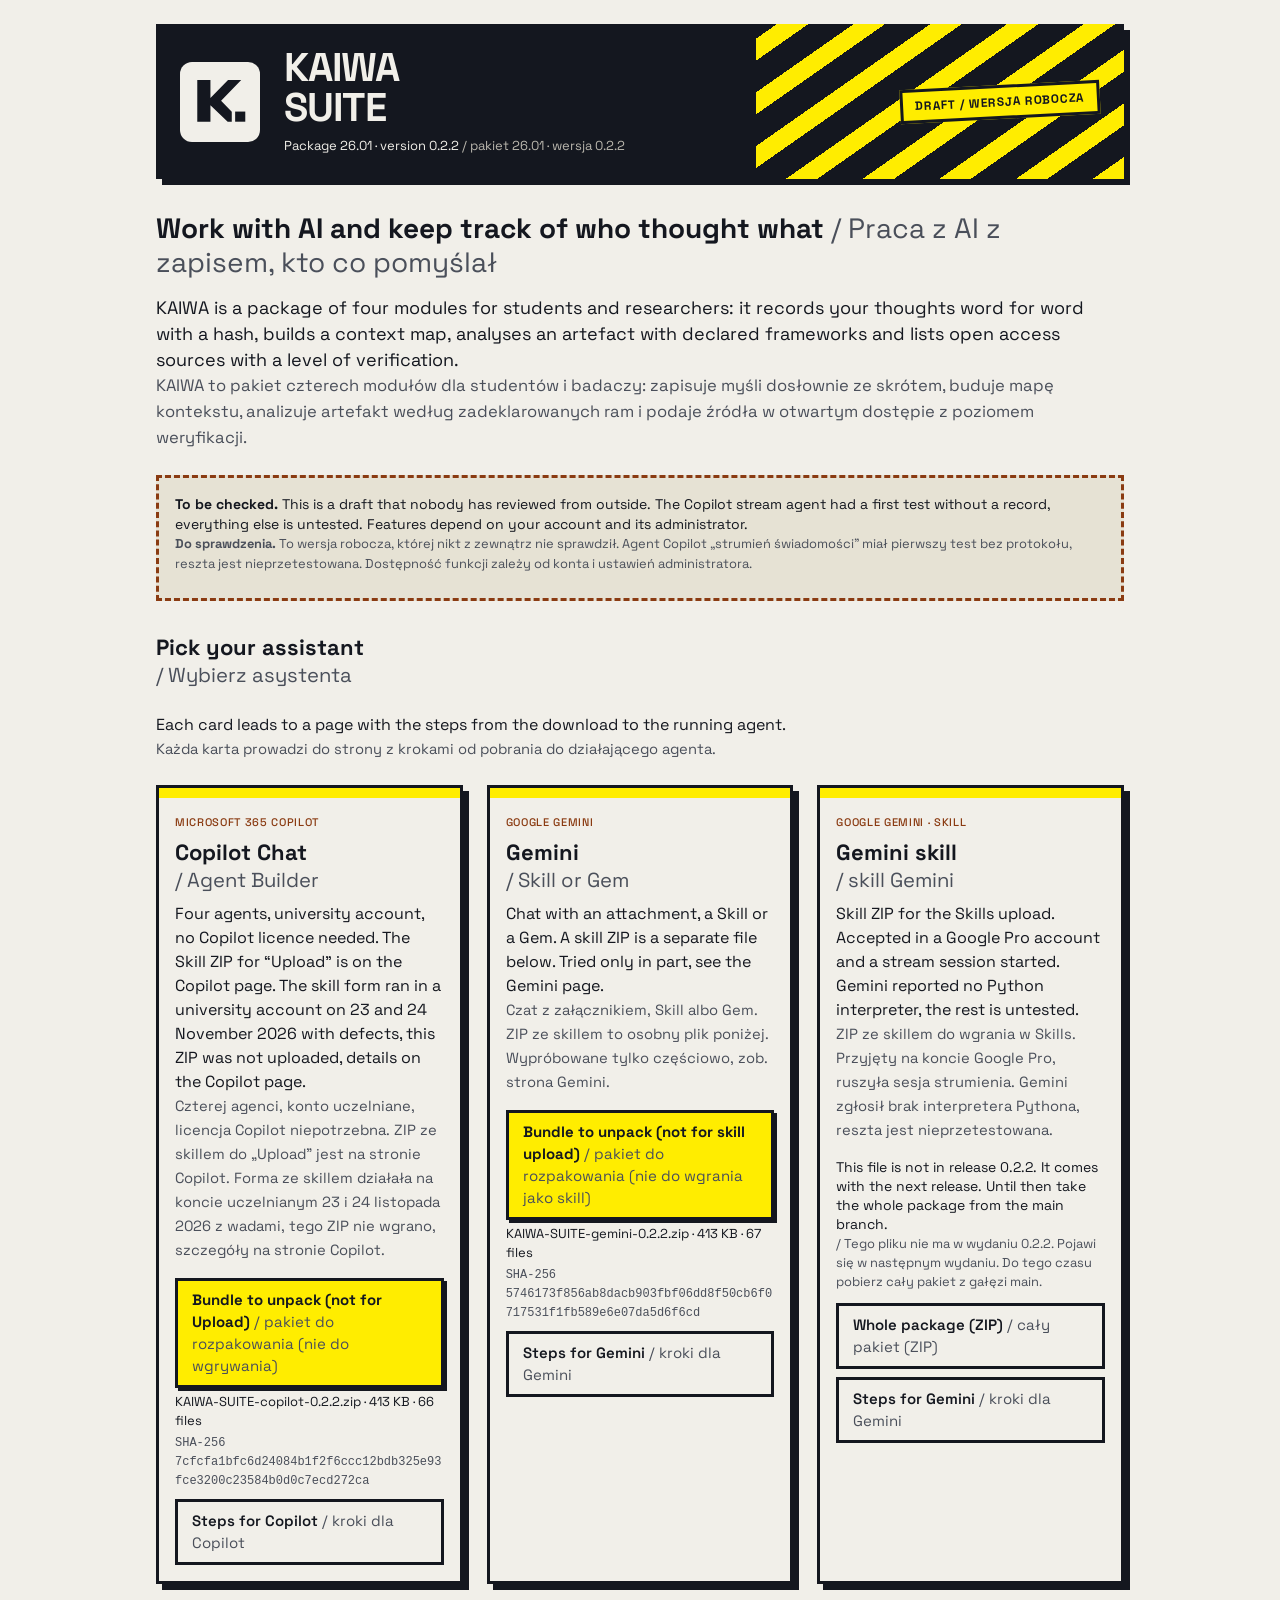
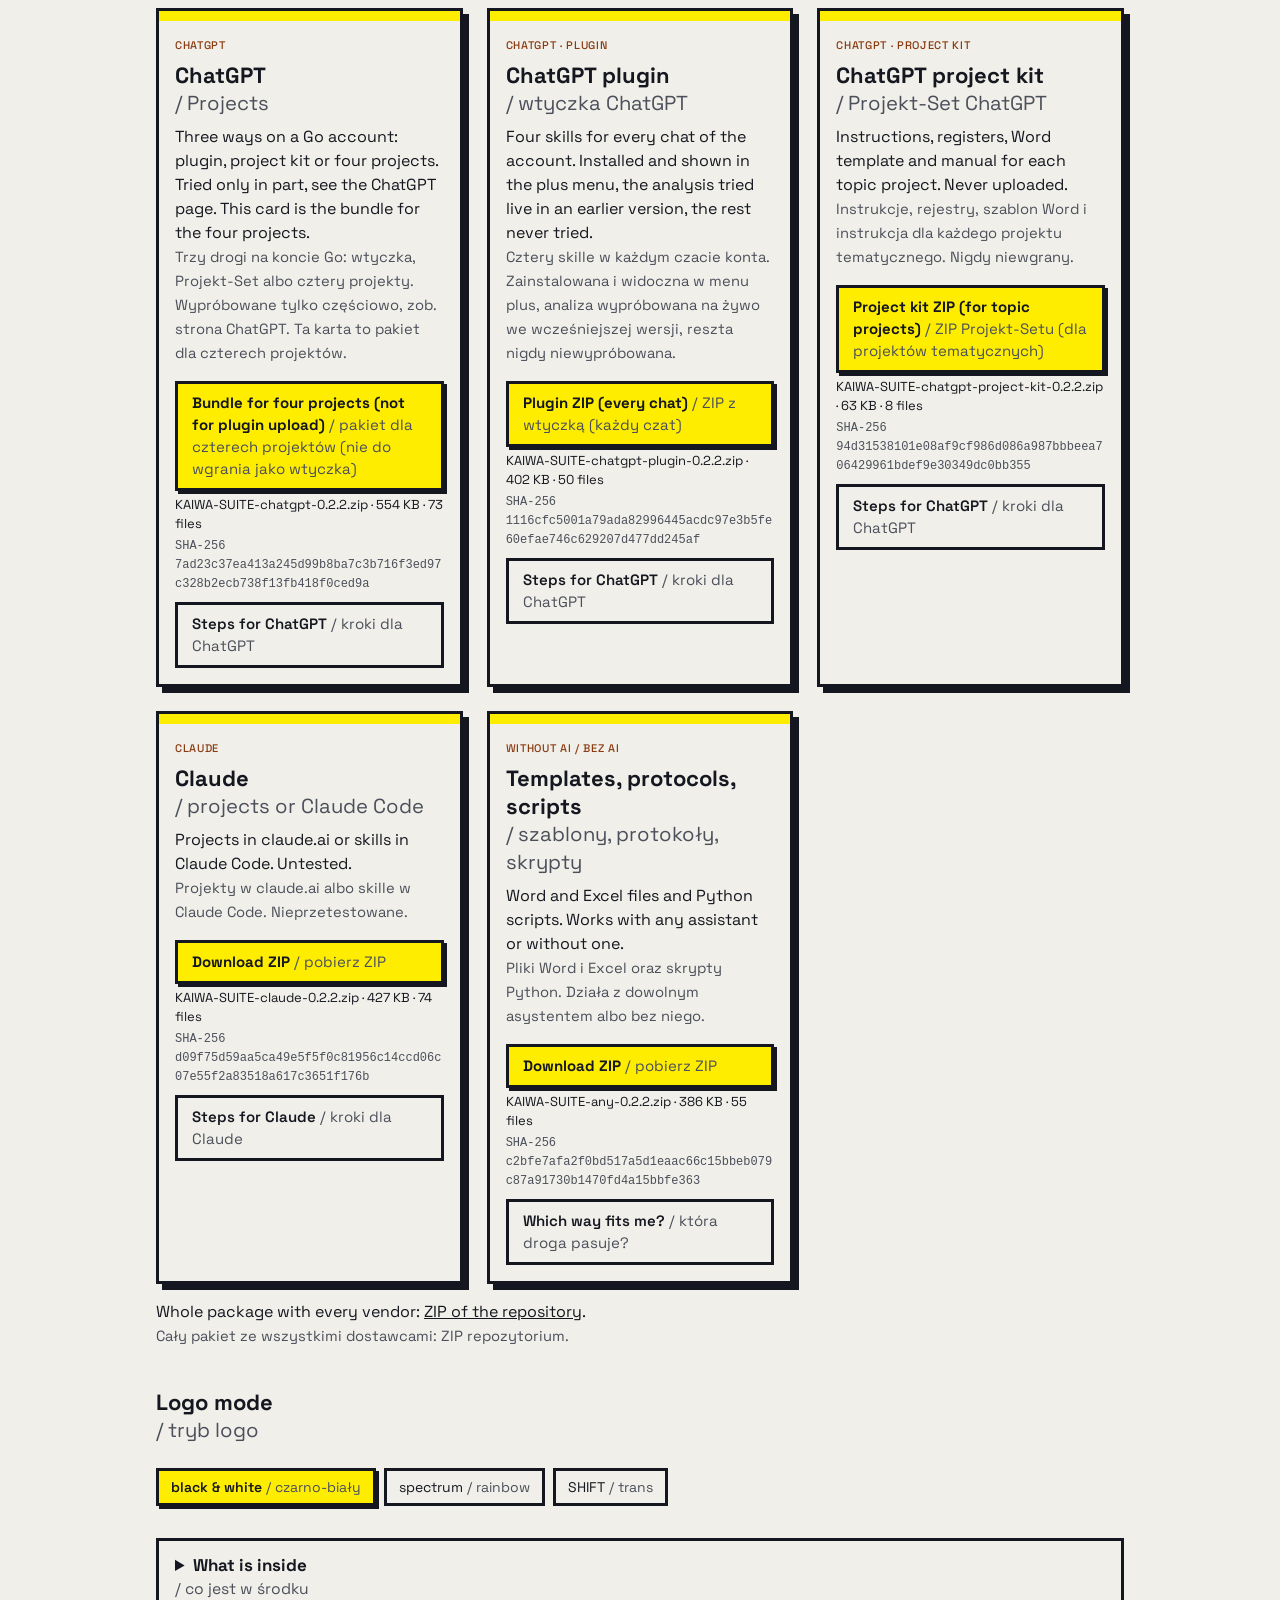
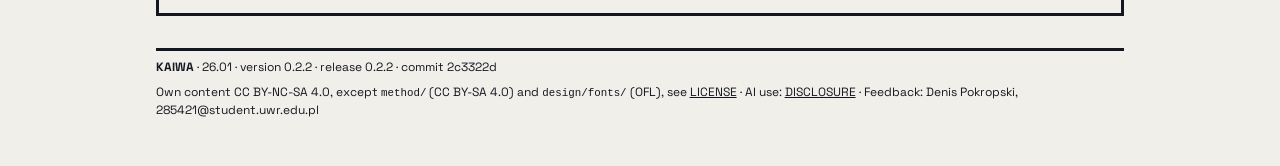
<file: index.html>
<!doctype html>
<html lang="en" data-theme="hell" data-mode="sw" data-base="">
<head>
<meta charset="utf-8">
<meta name="viewport" content="width=device-width, initial-scale=1">
<title>KAIWA SUITE · 26.01 · Package / Pakiet</title>
<link rel="icon" href="design/logo/kaiwa-icon-32.png">
<link rel="stylesheet" href="design/fonts/fonts.css">
<link rel="stylesheet" href="design/design-system/tokens.css">
<link rel="stylesheet" href="get/pages.css">
</head>
<body>
<a class="skip" href="#vendors">Skip to the downloads <span class="alt">/ przejdź do pobierania</span></a>
<div class="page">
  <header class="doc-head">
    <div class="band" aria-hidden="true"></div>
    <img id="logo" src="design/design-system/assets/Logos/kaiwa-icon-hell.svg" alt="KAIWA">
    <div>
      <div class="wordmark"><span>KAIWA</span><span>SUITE</span></div>
      <div class="meta">Package 26.01 · version 0.2.2 <span class="alt">/ pakiet 26.01 · wersja 0.2.2</span></div>
    </div>
    <div class="sticker">draft / wersja robocza</div>
  </header>

  <section class="stack" aria-labelledby="what">
    <h1 id="what">Work with AI and keep track of who thought what <span class="alt">/ Praca z AI z zapisem, kto co pomyślał</span></h1>
    <p class="lead">KAIWA is a package of four modules for students and researchers: it records your thoughts word for word with a hash, builds a context map, analyses an artefact with declared frameworks and lists open access sources with a level of verification.
      <span class="alt">KAIWA to pakiet czterech modułów dla studentów i badaczy: zapisuje myśli dosłownie ze skrótem, buduje mapę kontekstu, analizuje artefakt według zadeklarowanych ram i podaje źródła w otwartym dostępie z poziomem weryfikacji.</span></p>
    <div class="note" role="note">
      <p><strong>To be checked.</strong> This is a draft that nobody has reviewed from outside. The Copilot stream agent had a first test without a record, everything else is untested. Features depend on your account and its administrator.
        <span class="alt"><strong>Do sprawdzenia.</strong> To wersja robocza, której nikt z zewnątrz nie sprawdził. Agent Copilot „strumień świadomości” miał pierwszy test bez protokołu, reszta jest nieprzetestowana. Dostępność funkcji zależy od konta i ustawień administratora.</span></p>
    </div>
  </section>

  <section class="stack" id="vendors" aria-labelledby="pick">
    <h2 id="pick">Pick your assistant <span class="alt">/ Wybierz asystenta</span></h2>
    <p>Each card leads to a page with the steps from the download to the running agent. <span class="alt">Każda karta prowadzi do strony z krokami od pobrania do działającego agenta.</span></p>
    <div class="cards">
      <article class="card"><div class="strip" aria-hidden="true"></div><div class="body">
        <span class="badge">Microsoft 365 Copilot</span>
        <h2>Copilot Chat <span class="alt">/ Agent Builder</span></h2>
        <p>Four agents, university account, no Copilot licence needed. The Skill ZIP for “Upload” is on the Copilot page. The skill form ran in a university account on 23 and 24 November 2026 with defects, this ZIP was not uploaded, details on the Copilot page. <span class="alt">Czterej agenci, konto uczelniane, licencja Copilot niepotrzebna. ZIP ze skillem do „Upload” jest na stronie Copilot. Forma ze skillem działała na koncie uczelnianym 23 i 24 listopada 2026 z wadami, tego ZIP nie wgrano, szczegóły na stronie Copilot.</span></p>
        <div class="dl" data-pkg="copilot" data-label="Bundle to unpack (not for Upload)" data-label-pl="pakiet do rozpakowania (nie do wgrywania)" aria-live="polite" data-nolang>Loading… / ładowanie…</div>
        <a class="btn plain" href="get/copilot.html">Steps for Copilot <span class="alt">/ kroki dla Copilot</span></a>
      </div></article>
      <article class="card"><div class="strip" aria-hidden="true"></div><div class="body">
        <span class="badge">Google Gemini</span>
        <h2>Gemini <span class="alt">/ Skill or Gem</span></h2>
        <p>Chat with an attachment, a Skill or a Gem. A skill ZIP is a separate file below. Tried only in part, see the Gemini page. <span class="alt">Czat z załącznikiem, Skill albo Gem. ZIP ze skillem to osobny plik poniżej. Wypróbowane tylko częściowo, zob. strona Gemini.</span></p>
        <div class="dl" data-pkg="gemini" data-label="Bundle to unpack (not for skill upload)" data-label-pl="pakiet do rozpakowania (nie do wgrania jako skill)" aria-live="polite" data-nolang>Loading… / ładowanie…</div>
        <a class="btn plain" href="get/gemini.html">Steps for Gemini <span class="alt">/ kroki dla Gemini</span></a>
      </div></article>
      <article class="card"><div class="strip" aria-hidden="true"></div><div class="body">
        <span class="badge">Google Gemini · skill</span>
        <h2>Gemini skill <span class="alt">/ skill Gemini</span></h2>
        <p>Skill ZIP for the Skills upload. Accepted in a Google Pro account and a stream session started. Gemini reported no Python interpreter, the rest is untested. <span class="alt">ZIP ze skillem do wgrania w Skills. Przyjęty na koncie Google Pro, ruszyła sesja strumienia. Gemini zgłosił brak interpretera Pythona, reszta jest nieprzetestowana.</span></p>
        <div class="dl" data-pkg="gemini-skill" data-label="Skill ZIP (for Skills &gt; Upload)" data-label-pl="ZIP ze skillem (dla Skills &gt; Upload)" aria-live="polite" data-nolang>Loading… / ładowanie…</div>
        <a class="btn plain" href="get/gemini.html">Steps for Gemini <span class="alt">/ kroki dla Gemini</span></a>
      </div></article>
      <article class="card"><div class="strip" aria-hidden="true"></div><div class="body">
        <span class="badge">ChatGPT</span>
        <h2>ChatGPT <span class="alt">/ Projects</span></h2>
        <p>Three ways on a Go account: plugin, project kit or four projects. Tried only in part, see the ChatGPT page. This card is the bundle for the four projects. <span class="alt">Trzy drogi na koncie Go: wtyczka, Projekt-Set albo cztery projekty. Wypróbowane tylko częściowo, zob. strona ChatGPT. Ta karta to pakiet dla czterech projektów.</span></p>
        <div class="dl" data-pkg="chatgpt" data-label="Bundle for four projects (not for plugin upload)" data-label-pl="pakiet dla czterech projektów (nie do wgrania jako wtyczka)" aria-live="polite" data-nolang>Loading… / ładowanie…</div>
        <a class="btn plain" href="get/chatgpt.html">Steps for ChatGPT <span class="alt">/ kroki dla ChatGPT</span></a>
      </div></article>
      <article class="card"><div class="strip" aria-hidden="true"></div><div class="body">
        <span class="badge">ChatGPT · plugin</span>
        <h2>ChatGPT plugin <span class="alt">/ wtyczka ChatGPT</span></h2>
        <p>Four skills for every chat of the account. Installed and shown in the plus menu, the analysis tried live in an earlier version, the rest never tried. <span class="alt">Cztery skille w każdym czacie konta. Zainstalowana i widoczna w menu plus, analiza wypróbowana na żywo we wcześniejszej wersji, reszta nigdy niewypróbowana.</span></p>
        <div class="dl" data-pkg="chatgpt-plugin" data-label="Plugin ZIP (every chat)" data-label-pl="ZIP z wtyczką (każdy czat)" aria-live="polite" data-nolang>Loading… / ładowanie…</div>
        <a class="btn plain" href="get/chatgpt.html">Steps for ChatGPT <span class="alt">/ kroki dla ChatGPT</span></a>
      </div></article>
      <article class="card"><div class="strip" aria-hidden="true"></div><div class="body">
        <span class="badge">ChatGPT · project kit</span>
        <h2>ChatGPT project kit <span class="alt">/ Projekt-Set ChatGPT</span></h2>
        <p>Instructions, registers, Word template and manual for each topic project. Never uploaded. <span class="alt">Instrukcje, rejestry, szablon Word i instrukcja dla każdego projektu tematycznego. Nigdy niewgrany.</span></p>
        <div class="dl" data-pkg="chatgpt-project-kit" data-label="Project kit ZIP (for topic projects)" data-label-pl="ZIP Projekt-Setu (dla projektów tematycznych)" aria-live="polite" data-nolang>Loading… / ładowanie…</div>
        <a class="btn plain" href="get/chatgpt.html">Steps for ChatGPT <span class="alt">/ kroki dla ChatGPT</span></a>
      </div></article>
      <article class="card"><div class="strip" aria-hidden="true"></div><div class="body">
        <span class="badge">Claude</span>
        <h2>Claude <span class="alt">/ projects or Claude Code</span></h2>
        <p>Projects in claude.ai or skills in Claude Code. Untested. <span class="alt">Projekty w claude.ai albo skille w Claude Code. Nieprzetestowane.</span></p>
        <div class="dl" data-pkg="claude" aria-live="polite" data-nolang>Loading… / ładowanie…</div>
        <a class="btn plain" href="get/claude.html">Steps for Claude <span class="alt">/ kroki dla Claude</span></a>
      </div></article>
      <article class="card"><div class="strip" aria-hidden="true"></div><div class="body">
        <span class="badge">Without AI / bez AI</span>
        <h2>Templates, protocols, scripts <span class="alt">/ szablony, protokoły, skrypty</span></h2>
        <p>Word and Excel files and Python scripts. Works with any assistant or without one. <span class="alt">Pliki Word i Excel oraz skrypty Python. Działa z dowolnym asystentem albo bez niego.</span></p>
        <div class="dl" data-pkg="any" aria-live="polite" data-nolang>Loading… / ładowanie…</div>
        <a class="btn plain" href="1-start/first-contact.html">Which way fits me? <span class="alt">/ która droga pasuje?</span></a>
      </div></article>
    </div>
    <p>Whole package with every vendor: <a data-whole href="https://github.com/mentalpinG-Ops/KAIWA-SUITE/archive/refs/heads/main.zip">ZIP of the repository</a>. <span class="alt">Cały pakiet ze wszystkimi dostawcami: ZIP repozytorium.</span></p>
  </section>

  <section class="stack" aria-labelledby="mode">
    <h2 id="mode">Logo mode <span class="alt">/ tryb logo</span></h2>
    <div class="chips" role="group" aria-labelledby="mode">
      <button type="button" class="chip" data-mode="sw" aria-pressed="true">black &amp; white <span class="alt">/ czarno-biały</span></button>
      <button type="button" class="chip" data-mode="spectrum" aria-pressed="false">spectrum <span class="alt">/ rainbow</span></button>
      <button type="button" class="chip" data-mode="shift" aria-pressed="false">SHIFT <span class="alt">/ trans</span></button>
    </div>
  </section>

  <details>
    <summary>What is inside <span class="alt">/ co jest w środku</span></summary>
    <div id="inside"><p data-nolang>Loading the file list… / ładowanie listy plików…</p></div>
  </details>

  <footer class="foot">
    <span><b>KAIWA</b> · 26.01 · version 0.2.2 · <span id="release-stamp">release not published yet</span></span>
    <span>Own content CC BY-NC-SA 4.0, except <code>method/</code> (CC BY-SA 4.0) and <code>design/fonts/</code> (OFL), see <a href="https://github.com/mentalpinG-Ops/KAIWA-SUITE/blob/main/LICENSE">LICENSE</a> · AI use: <a href="https://github.com/mentalpinG-Ops/KAIWA-SUITE/blob/main/DISCLOSURE.md">DISCLOSURE</a> · Feedback: Denis Pokropski, 285421@student.uwr.edu.pl</span>
  </footer>
</div>
<script src="get/pages.js"></script>
</body>
</html>
</file>
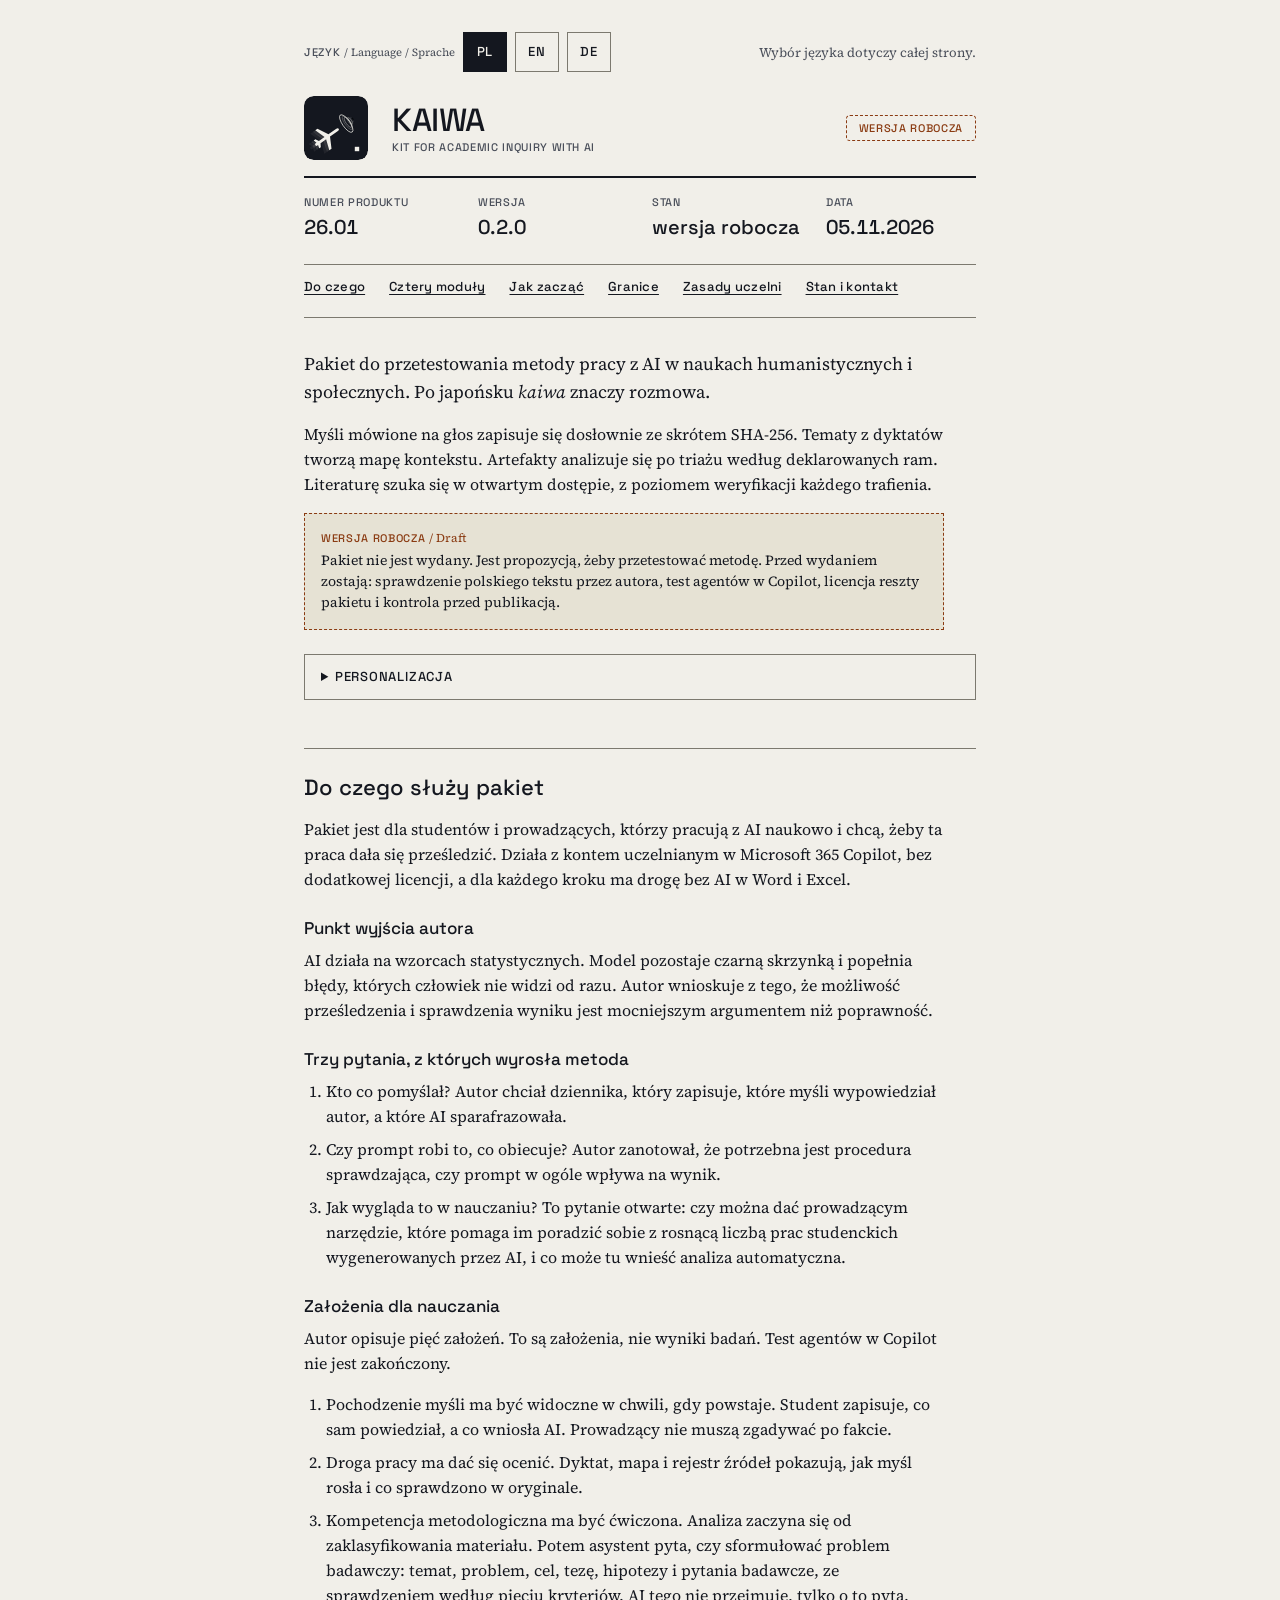
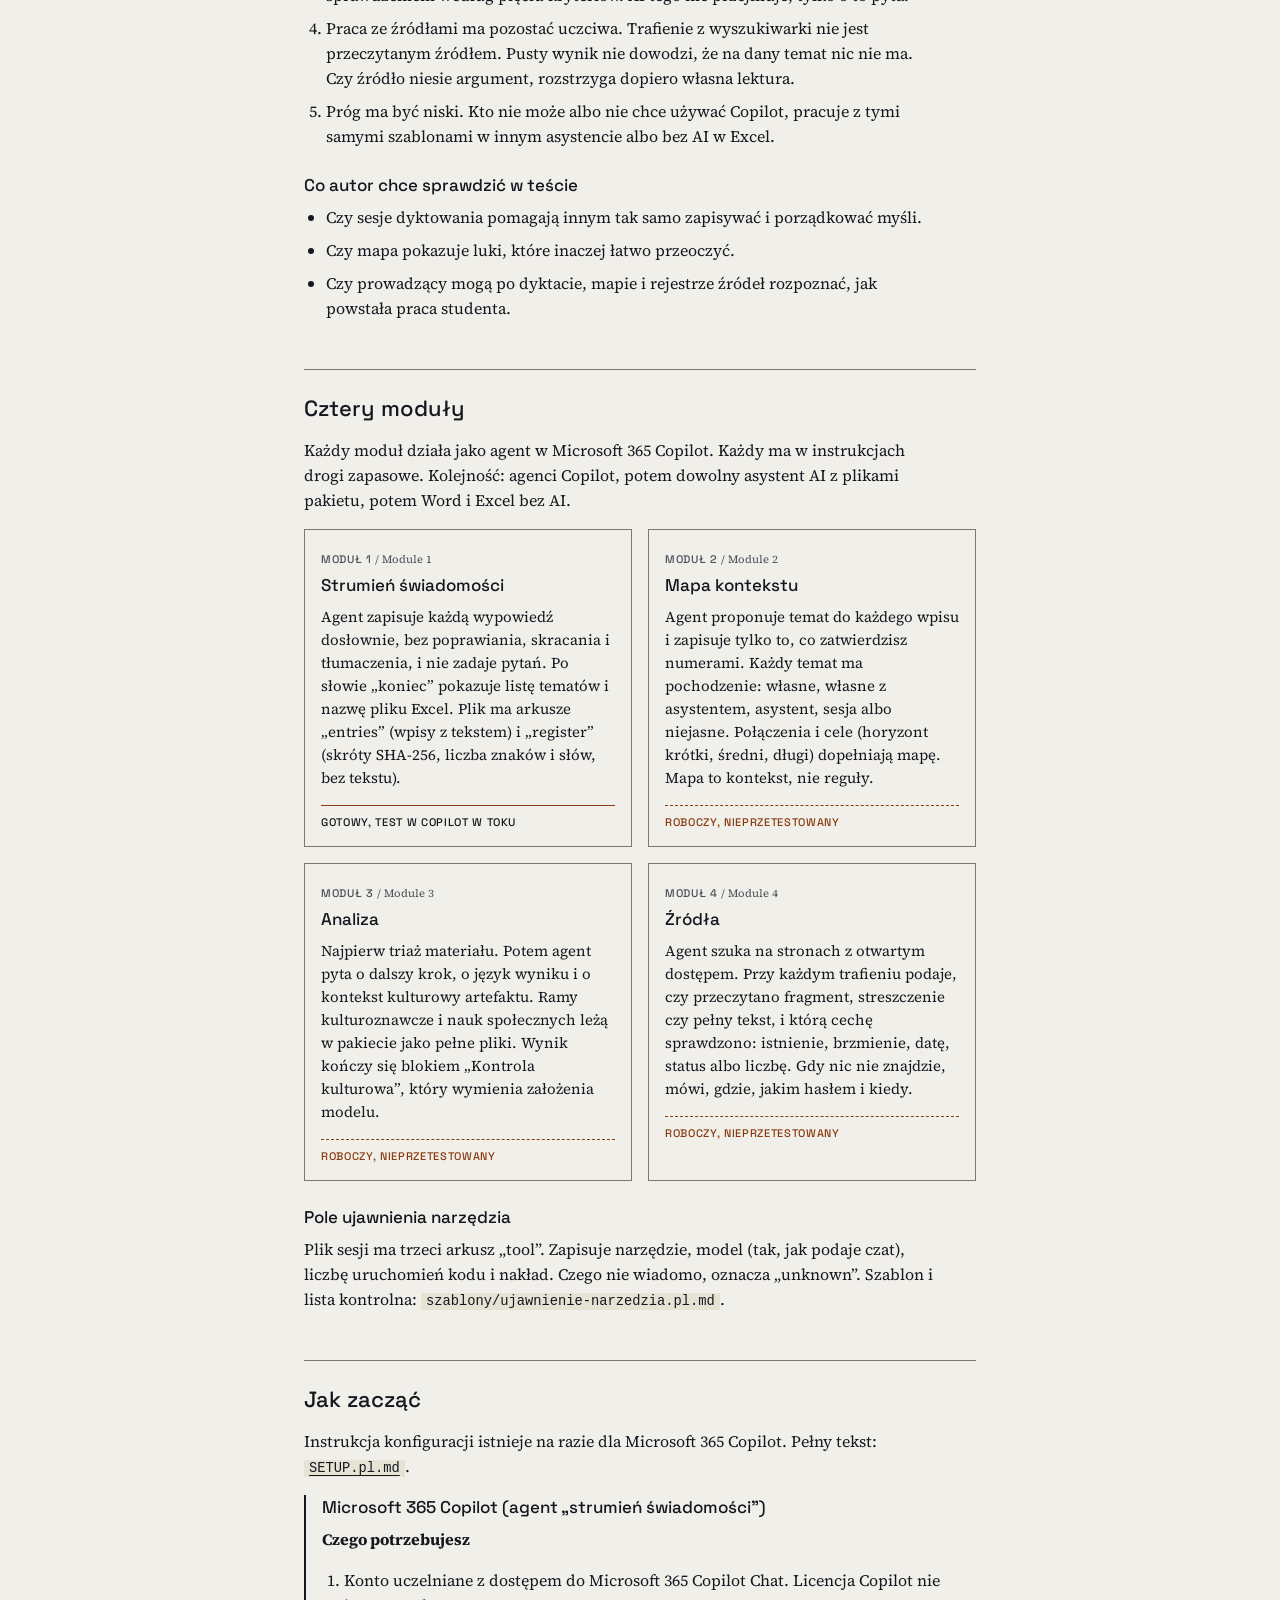
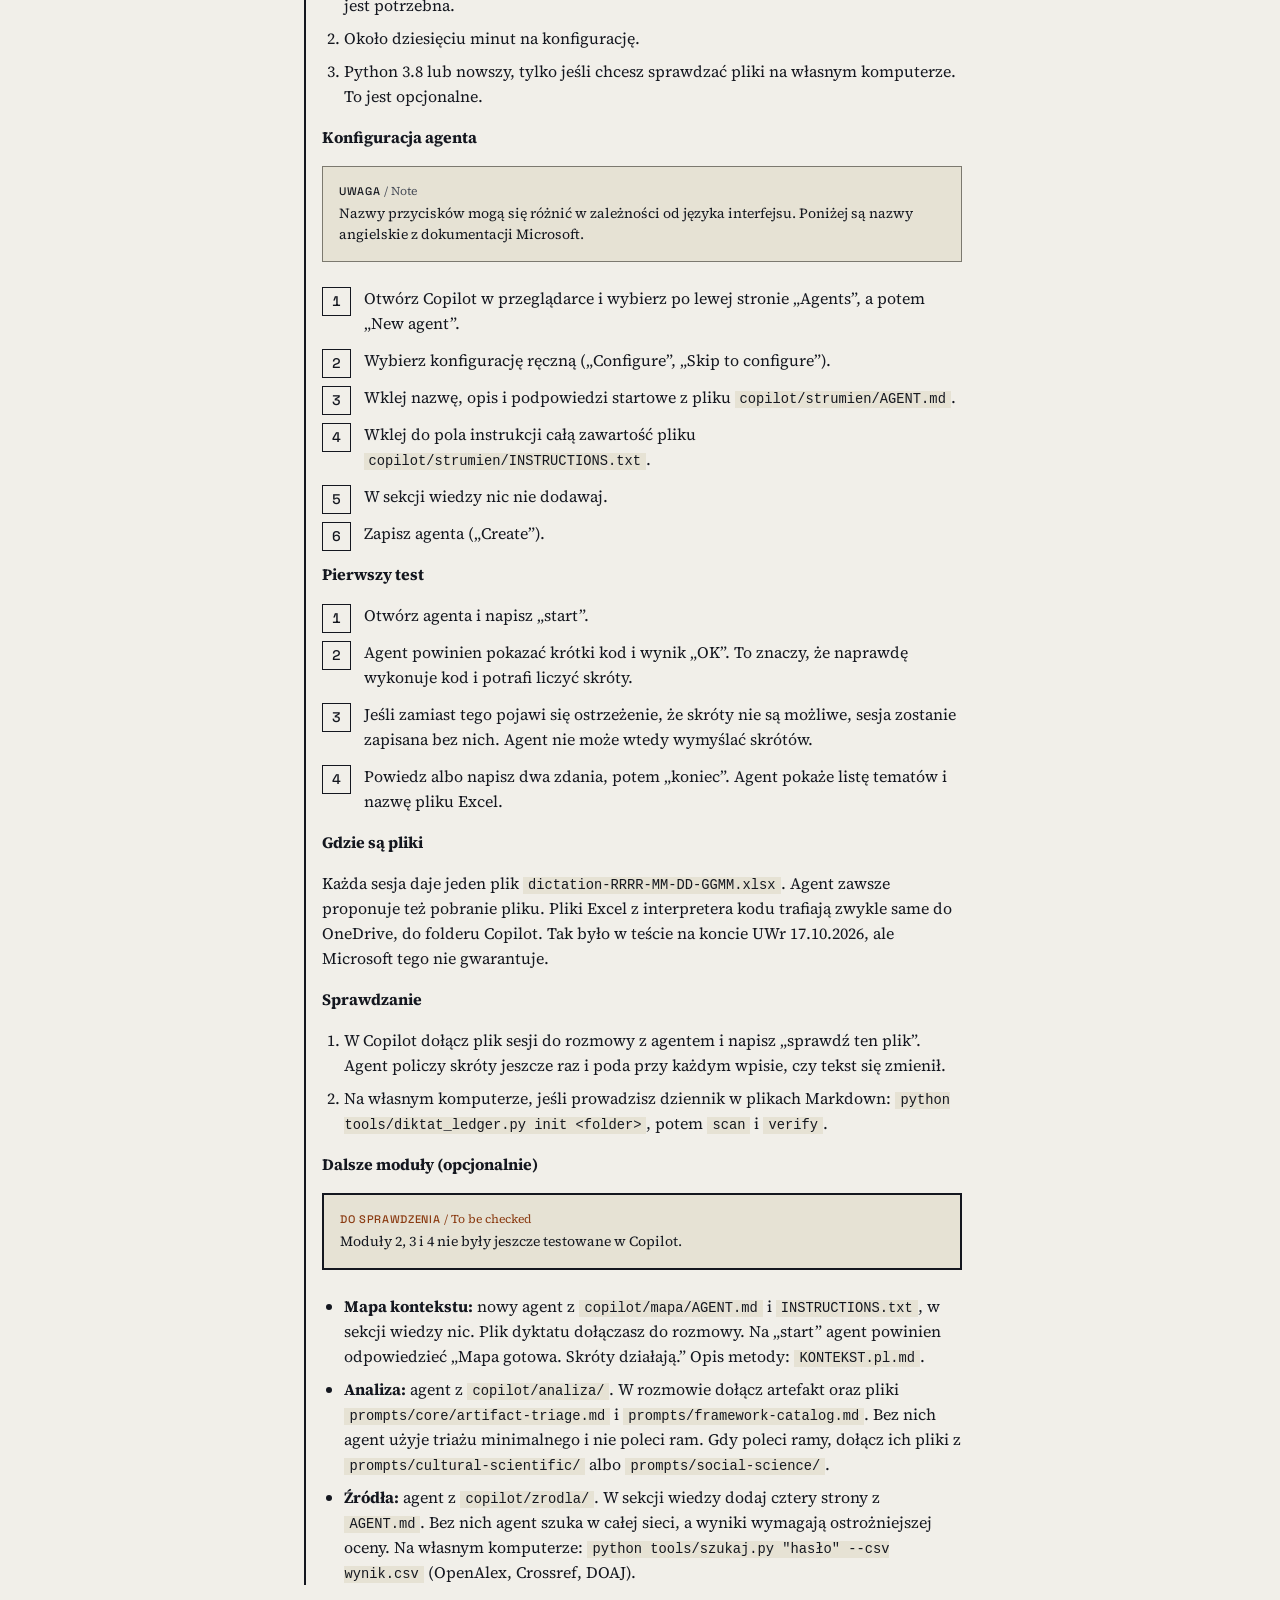
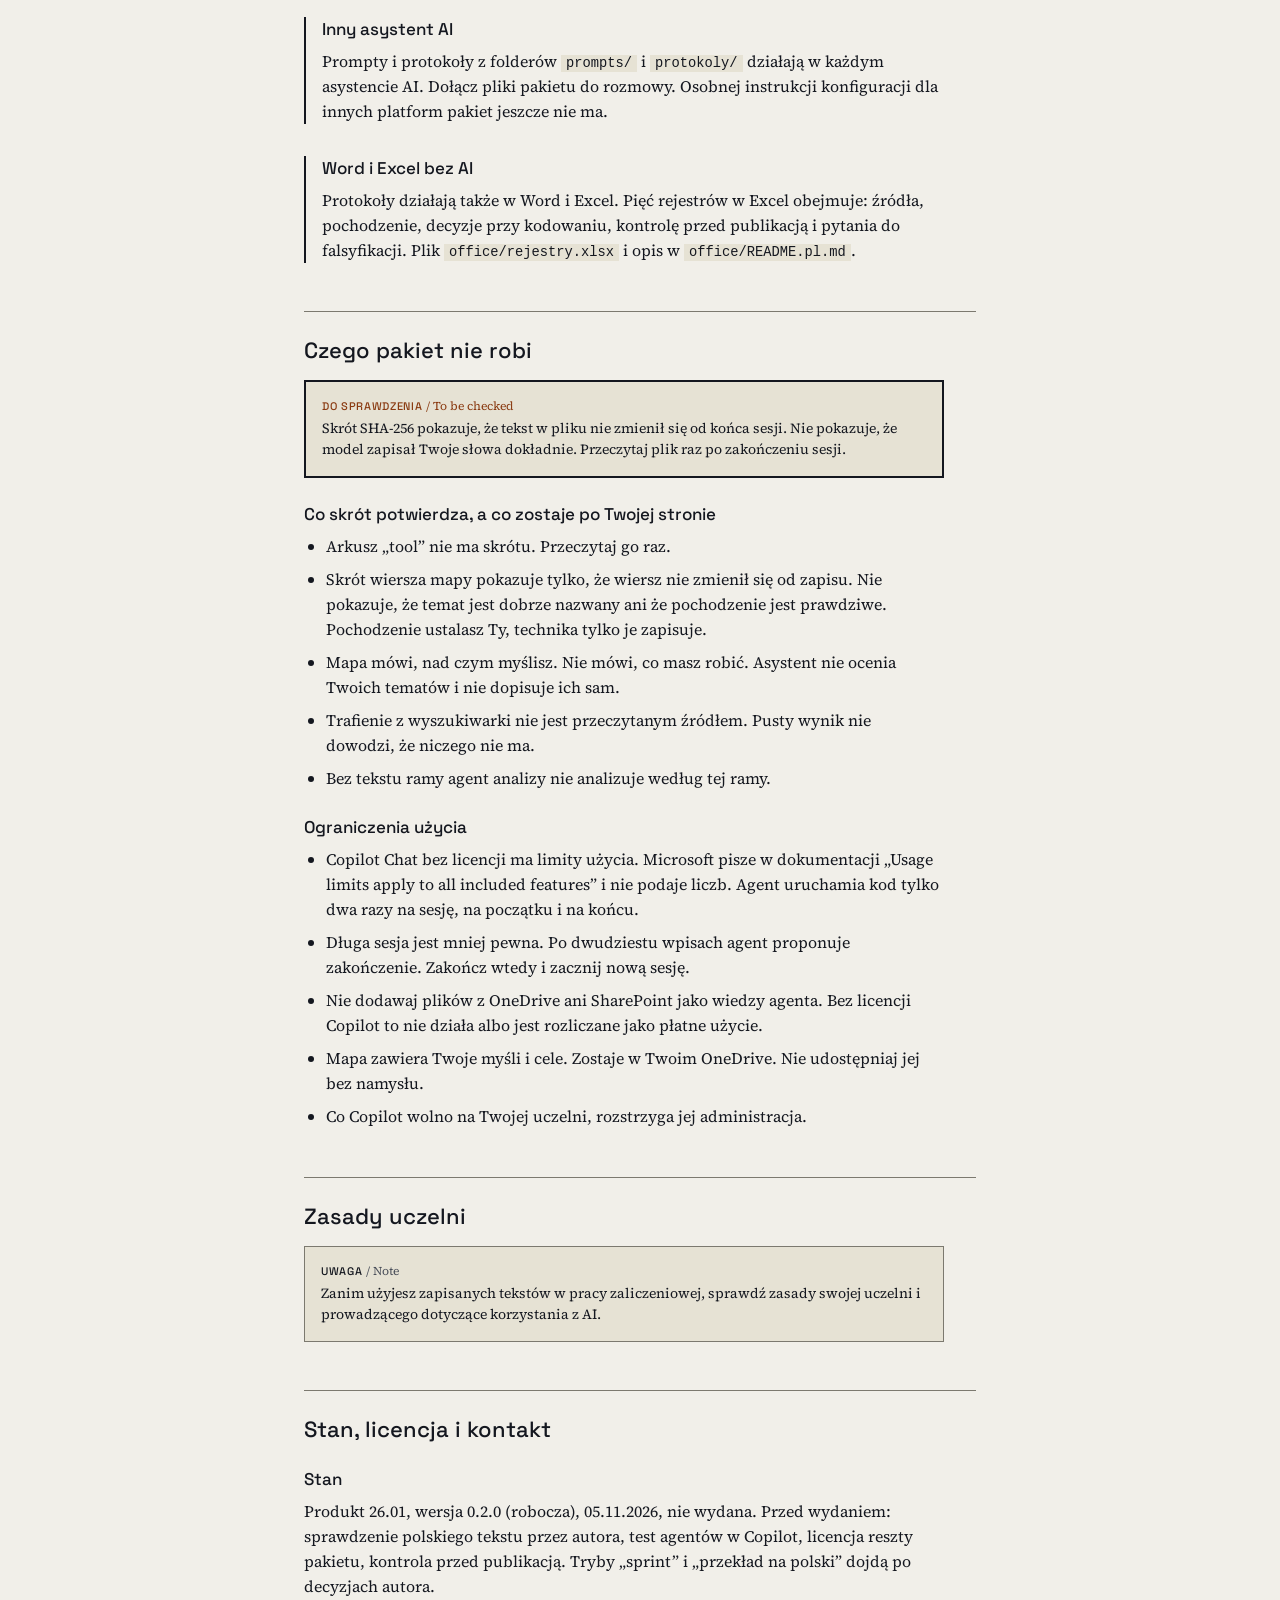
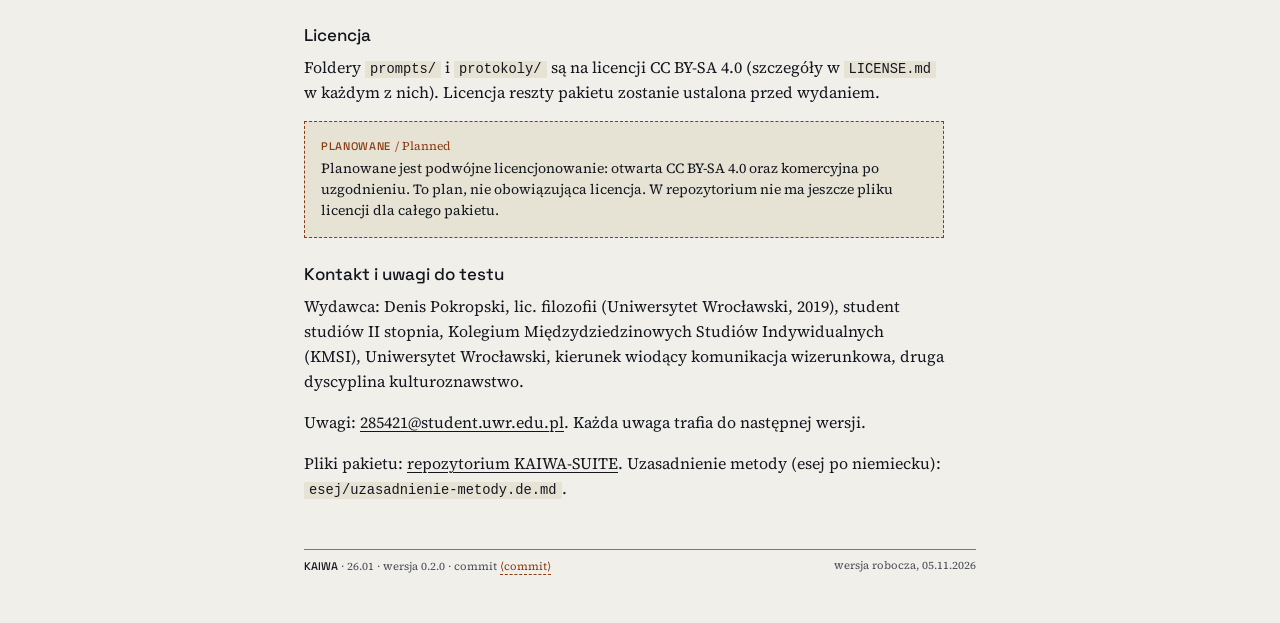
<file: docs/index.html>
<!DOCTYPE html>
<html lang="pl" data-lang="pl">
<head>
<meta charset="utf-8">
<meta name="viewport" content="width=device-width, initial-scale=1">
<meta name="robots" content="noindex">
<meta name="color-scheme" content="light dark">
<title>KAIWA 26.01, wersja robocza: jak zacząć</title>
<meta name="description" content="KAIWA (Kit for Academic Inquiry With AI), produkt 26.01, wersja 0.2.0, wersja robocza. Pakiet do przetestowania metody pracy z AI w naukach humanistycznych i społecznych.">
<link rel="icon" id="favicon" type="image/svg+xml" href="assets/kaiwa-icon-neutral.svg">
<!-- Schriften: Google Fonts, wie in SUITE vorgesehen. Fällt das Laden aus, greifen system-ui und Georgia. -->
<link rel="preconnect" href="https://fonts.googleapis.com">
<link rel="preconnect" href="https://fonts.gstatic.com" crossorigin>
<link href="https://fonts.googleapis.com/css2?family=Source+Serif+4:opsz,wght@8..60,400&amp;family=Space+Grotesk:wght@500&amp;display=swap" rel="stylesheet">
<style>
/* Tokens aus SUITE (tokens.json, Stand 2026-11-06). Themes hell und dunkel folgen dem System. */
:root {
  color-scheme: light dark;
  --tinte: #14171F; --papier: #F1EFE9;
  --flaeche: #F1EFE9; --text: #14171F; --text-gedaempft: #4A4F5A;
  --linie: #7C796F; --flaeche-hinweis: #E6E2D4; --entwurf: #8A3B12;
  --font-kopf: "Space Grotesk", system-ui, Arial, sans-serif;
  --font-text: "Source Serif 4", Georgia, "Times New Roman", serif;
  --space-1: 4px; --space-2: 8px; --space-3: 12px; --space-4: 16px;
  --space-6: 24px; --space-8: 32px; --space-12: 48px;
  --radius-klein: 4px;
}
@media (prefers-color-scheme: dark) {
  :root {
    --flaeche: #14171F; --text: #F1EFE9; --text-gedaempft: #B9B6AD;
    --linie: #6F737E; --flaeche-hinweis: #222631; --entwurf: #F0A070;
  }
}
*, *::before, *::after { box-sizing: border-box; }
html { -webkit-text-size-adjust: 100%; scroll-padding-top: var(--space-6); }
body {
  margin: 0; background: var(--flaeche); color: var(--text);
  font: 400 16px/25px var(--font-text);
}
/* Zweisprachigkeit: jeder Textblock steht je Sprache einmal im Dokument, mit eigenem lang-Attribut. */
html[data-lang="pl"] [data-l]:not([data-l="pl"]), html[data-lang="en"] [data-l]:not([data-l="en"]), html[data-lang="de"] [data-l]:not([data-l="de"]) { display: none; }
.wrap { max-width: 46rem; margin: 0 auto; padding: var(--space-6) var(--space-4) var(--space-12); }
@media (min-width: 40rem) { .wrap { padding: var(--space-8) var(--space-8) var(--space-12); } }
a { color: var(--text); text-decoration: underline; text-underline-offset: 3px; text-decoration-thickness: 1px; }
a:hover { text-decoration-thickness: 3px; }
:focus-visible { outline: 2px solid var(--text); outline-offset: 2px; }
code { font: 400 .86em/1 ui-monospace, Consolas, "Courier New", monospace; background: var(--flaeche-hinweis); padding: 1px 5px; overflow-wrap: anywhere; }
.skip { position: absolute; left: var(--space-4); top: -4rem; background: var(--tinte); color: var(--papier); padding: var(--space-2) var(--space-4); font: 500 14px/20px var(--font-kopf); z-index: 10; }
.skip:focus { top: var(--space-2); outline: 2px solid var(--papier); outline-offset: 2px; }

/* Werkzeugleiste: Sprache und Personalisierung */
.leiste { display: flex; flex-wrap: wrap; gap: var(--space-3) var(--space-6); align-items: center; justify-content: space-between; margin-bottom: var(--space-6); }
.etikett { font: 500 11px/16px var(--font-kopf); letter-spacing: .06em; text-transform: uppercase; color: var(--text-gedaempft); }
.etikett .en, .en-gegen { color: var(--text-gedaempft); text-transform: none; letter-spacing: 0; font-family: var(--font-text); font-weight: 400; }
.gruppe { display: inline-flex; align-items: center; gap: var(--space-2); }
.btn {
  font: 500 13px/16px var(--font-kopf); letter-spacing: .06em; text-transform: uppercase;
  min-height: 40px; min-width: 44px; padding: var(--space-2) var(--space-3);
  background: var(--flaeche); color: var(--text); border: 1px solid var(--linie); border-radius: 0; cursor: pointer;
}
.btn:hover { border-color: var(--text); }
.btn[aria-pressed="true"] { background: var(--tinte); color: var(--papier); border-color: var(--tinte); }
@media (prefers-color-scheme: dark) { .btn[aria-pressed="true"] { background: var(--papier); color: var(--tinte); border-color: var(--papier); } }
.btn[aria-pressed="true"]:focus-visible { outline-offset: 3px; }

/* Dokumentkopf */
.kopf { display: grid; grid-template-columns: 64px 1fr auto; column-gap: var(--space-6); row-gap: var(--space-3); align-items: center; padding-bottom: var(--space-4); border-bottom: 2px solid var(--text); }
.logo { width: 64px; height: 64px; display: block; border-radius: 15%; }
@media (prefers-color-scheme: dark) { .logo { outline: 1px solid var(--linie); } }
.titel { font: 500 32px/38px var(--font-kopf); letter-spacing: -.5px; margin: 0; }
.marke { font: 500 11px/16px var(--font-kopf); letter-spacing: .06em; text-transform: uppercase; color: var(--entwurf); border: 1px dashed var(--entwurf); border-radius: var(--radius-klein); padding: var(--space-1) var(--space-3); }
@media (max-width: 34rem) { .kopf { grid-template-columns: 64px 1fr; } .marke { grid-column: 1 / -1; justify-self: start; } }
.meta { display: grid; grid-template-columns: repeat(auto-fit, minmax(8.5rem, 1fr)); gap: var(--space-4) var(--space-6); margin: 0; padding-top: var(--space-4); }
.meta dt { margin-bottom: var(--space-1); }
.meta dd { margin: 0; font: 500 20px/26px var(--font-kopf); font-variant-numeric: tabular-nums; }
.meta dd .en-gegen { font-size: 14px; }

/* Navigation */
.nav { margin: var(--space-6) 0 0; padding: var(--space-3) 0; border-top: 1px solid var(--linie); border-bottom: 1px solid var(--linie); }
.nav ul { list-style: none; margin: 0; padding: 0; display: flex; flex-wrap: wrap; gap: var(--space-2) var(--space-6); font: 500 13px/20px var(--font-kopf); letter-spacing: .02em; }

/* Überschriften */
h1 { font: 500 28px/34px var(--font-kopf); letter-spacing: -.3px; margin: var(--space-8) 0 var(--space-3); }
h2 { font: 500 22px/28px var(--font-kopf); margin: var(--space-12) 0 var(--space-4); padding-top: var(--space-6); border-top: 1px solid var(--linie); }
h3 { font: 500 17px/24px var(--font-kopf); margin: var(--space-6) 0 var(--space-2); }
p { margin: 0 0 var(--space-4); max-width: 40rem; }
ul, ol { margin: 0 0 var(--space-4); padding-left: 1.4rem; max-width: 40rem; }
li { margin-bottom: var(--space-2); }
.lede { font-size: 18px; line-height: 28px; }
.klein { font-size: 13px; line-height: 19px; color: var(--text-gedaempft); }

/* Hinweisfeld */
.hinweis { background: var(--flaeche-hinweis); border: 1px solid var(--linie); padding: var(--space-4); margin: 0 0 var(--space-6); font-size: 14px; line-height: 21px; max-width: 40rem; }
.hinweis.pruefen { border: 2px solid var(--text); }
.hinweis.entwurf { border: 1px dashed var(--entwurf); }
.hinweis .e { display: block; margin-bottom: var(--space-1); font: 500 11px/16px var(--font-kopf); letter-spacing: .06em; text-transform: uppercase; }
.hinweis .e .en { color: var(--text-gedaempft); text-transform: none; letter-spacing: 0; font: 400 12px/16px var(--font-text); }
.hinweis.pruefen .e, .hinweis.entwurf .e, .hinweis.pruefen .e .en, .hinweis.entwurf .e .en { color: var(--entwurf); }
.hinweis p:last-child, .hinweis ul:last-child { margin-bottom: 0; }

/* Module */
.module { display: grid; gap: var(--space-4); grid-template-columns: 1fr; margin: 0 0 var(--space-6); padding: 0; list-style: none; max-width: none; }
@media (min-width: 40rem) { .module { grid-template-columns: 1fr 1fr; } }
.modul { border: 1px solid var(--linie); padding: var(--space-4); margin: 0; font-size: 15px; line-height: 23px; }
.modul h3 { margin-top: var(--space-1); }
.modul p { font-size: inherit; line-height: inherit; max-width: none; }
.modul .stand { font: 500 11px/16px var(--font-kopf); letter-spacing: .06em; text-transform: uppercase; color: var(--entwurf); border-top: 1px dashed var(--entwurf); padding-top: var(--space-2); margin: var(--space-3) 0 0; }
.modul .stand.bereit { color: var(--text); border-top-style: solid; }

/* Schritte */
ol.schritte { list-style: none; counter-reset: s; padding: 0; }
ol.schritte > li { counter-increment: s; position: relative; padding-left: 2.6rem; margin-bottom: var(--space-3); }
ol.schritte > li::before { content: counter(s); position: absolute; left: 0; top: 1px; width: 1.8rem; height: 1.8rem; display: grid; place-items: center; border: 1px solid var(--text); font: 500 14px/1 var(--font-kopf); font-variant-numeric: tabular-nums; }
.plattform { border-left: 2px solid var(--text); padding-left: var(--space-4); margin: 0 0 var(--space-8); }
.plattform > h3:first-child { margin-top: 0; }

/* Personalisierung */
.persona { border: 1px solid var(--linie); margin: 0 0 var(--space-6); }
.persona > summary { cursor: pointer; padding: var(--space-3) var(--space-4); font: 500 13px/20px var(--font-kopf); letter-spacing: .06em; text-transform: uppercase; list-style-position: inside; min-height: 44px; }
.persona[open] > summary { border-bottom: 1px solid var(--linie); }
.persona-inhalt { padding: var(--space-4); }
.persona-inhalt p { font-size: 14px; line-height: 21px; }
.modi { display: flex; flex-wrap: wrap; gap: var(--space-2); margin: var(--space-2) 0 var(--space-6); }
.modus { display: flex; align-items: center; gap: var(--space-2); padding-right: var(--space-4); text-transform: none; letter-spacing: 0; font: 400 15px/20px var(--font-text); }
.modus img { width: 32px; height: 32px; border-radius: 15%; display: block; }
.felder { display: grid; grid-template-columns: repeat(auto-fill, minmax(9.5rem, 1fr)); gap: var(--space-2); margin: var(--space-2) 0; }
.feld { display: grid; grid-template-columns: 48px 1fr; gap: var(--space-3); align-items: center; text-align: left; padding: var(--space-2); text-transform: none; letter-spacing: 0; font: 400 14px/18px var(--font-text); }
.feld[aria-pressed="true"] { outline: 2px solid var(--text); outline-offset: 1px; background: var(--flaeche-hinweis); color: var(--text); }
.feld svg { display: block; }
.feld b { display: block; font-weight: 600; }
.feld .en-gegen { display: block; }
.feld .form { display: block; font-size: 12px; line-height: 16px; color: var(--text-gedaempft); }
.melde { min-height: 21px; }

/* Fußzeile */
.fuss { display: flex; flex-wrap: wrap; justify-content: space-between; gap: var(--space-2) var(--space-6); margin-top: var(--space-12); border-top: 1px solid var(--linie); padding-top: var(--space-2); font-size: 11px; line-height: 16px; color: var(--text-gedaempft); font-variant-numeric: tabular-nums; }
.fuss b { font-family: var(--font-kopf); font-weight: 500; color: var(--text); }
.ph { color: var(--entwurf); border-bottom: 1px dashed var(--entwurf); }
@media (prefers-reduced-motion: reduce) { * { scroll-behavior: auto !important; transition: none !important; animation: none !important; } }
@media print { .leiste, .persona, .nav, .skip { display: none; } }
</style>
<noscript><style>html[data-lang="pl"] [data-l]:not([data-l="pl"]), html[data-lang="en"] [data-l]:not([data-l="en"]), html[data-lang="de"] [data-l]:not([data-l="de"]) { display: revert !important; } .persona { display: none; }</style></noscript>
</head>
<body>
<a class="skip" href="#tresc"><span data-l="pl" lang="pl">Przejdź do treści</span><span data-l="en" lang="en">Skip to content</span><span data-l="de" lang="de">Zum Inhalt springen</span></a>

<div class="wrap">

<div class="leiste">
  <div class="gruppe" role="group" aria-label="Język / Language / Sprache">
    <span class="etikett" aria-hidden="true">Język <span class="en" lang="en">/ Language / <span lang="de">Sprache</span></span></span>
    <button type="button" class="btn" data-set-lang="pl" lang="pl" aria-pressed="true" title="Polski">PL</button>
    <button type="button" class="btn" data-set-lang="en" lang="en" aria-pressed="false" title="English">EN</button>
    <button type="button" class="btn" data-set-lang="de" lang="de" aria-pressed="false" title="Deutsch">DE</button>
  </div>
  <p class="klein" style="margin:0" data-l="pl" lang="pl">Wybór języka dotyczy całej strony.</p>
  <p class="klein" style="margin:0" data-l="en" lang="en">The choice of language applies to the whole page.</p><p class="klein" style="margin:0" data-l="de" lang="de">Die Sprachwahl gilt für die ganze Seite.</p>
</div>

<header class="kopf">
  <img class="logo" id="logo" src="assets/kaiwa-icon-neutral.svg" width="64" height="64" alt="Logo KAIWA, tryb czarno-biały, stan neutralny">
  <div>
    <h1 class="titel">KAIWA</h1>
    <div class="etikett">Kit for Academic Inquiry With AI</div>
  </div>
  <div class="marke"><span data-l="pl" lang="pl">wersja robocza</span><span data-l="en" lang="en">draft</span><span data-l="de" lang="de">Entwurf</span></div>
</header>
<dl class="meta">
  <div><dt class="etikett"><span data-l="pl" lang="pl">Numer produktu</span><span data-l="en" lang="en">Product no.</span><span data-l="de" lang="de">Produktnummer</span></dt><dd>26.01</dd></div>
  <div><dt class="etikett"><span data-l="pl" lang="pl">Wersja</span><span data-l="en" lang="en">Version</span><span data-l="de" lang="de">Version</span></dt><dd>0.2.0</dd></div>
  <div><dt class="etikett"><span data-l="pl" lang="pl">Stan</span><span data-l="en" lang="en">Status</span><span data-l="de" lang="de">Stand</span></dt><dd><span data-l="pl" lang="pl">wersja robocza</span><span data-l="en" lang="en">draft</span><span data-l="de" lang="de">Entwurf</span></dd></div>
  <div><dt class="etikett"><span data-l="pl" lang="pl">Data</span><span data-l="en" lang="en">Date</span><span data-l="de" lang="de">Datum</span></dt><dd>05.11.2026</dd></div>
</dl>

<nav class="nav" aria-label="Spis treści / Contents">
  <ul data-l="pl" lang="pl">
    <li><a href="#cel">Do czego</a></li>
    <li><a href="#moduly">Cztery moduły</a></li>
    <li><a href="#start">Jak zacząć</a></li>
    <li><a href="#granice">Granice</a></li>
    <li><a href="#uczelnia">Zasady uczelni</a></li>
    <li><a href="#kontakt">Stan i kontakt</a></li>
  </ul>
  <ul data-l="en" lang="en">
    <li><a href="#cel">Purpose</a></li>
    <li><a href="#moduly">Four modules</a></li>
    <li><a href="#start">Getting started</a></li>
    <li><a href="#granice">Limits</a></li>
    <li><a href="#uczelnia">University rules</a></li>
    <li><a href="#kontakt">Status and contact</a></li>
  </ul><ul data-l="de" lang="de">
    <li><a href="#cel">Wofür</a></li>
    <li><a href="#moduly">Vier Module</a></li>
    <li><a href="#start">Einstieg</a></li>
    <li><a href="#granice">Grenzen</a></li>
    <li><a href="#uczelnia">Regeln der Hochschule</a></li>
    <li><a href="#kontakt">Stand und Kontakt</a></li>
  </ul>
</nav>

<main id="tresc">

<!-- ============ Wstęp / Intro ============ -->
<div data-l="pl" lang="pl">
  <p class="lede" style="margin-top:var(--space-8)">Pakiet do przetestowania metody pracy z AI w naukach humanistycznych i społecznych. Po japońsku <em>kaiwa</em> znaczy rozmowa.</p>
  <p>Myśli mówione na głos zapisuje się dosłownie ze skrótem SHA-256. Tematy z dyktatów tworzą mapę kontekstu. Artefakty analizuje się po triażu według deklarowanych ram. Literaturę szuka się w otwartym dostępie, z poziomem weryfikacji każdego trafienia.</p>
  <div class="hinweis entwurf">
    <span class="e">Wersja robocza <span class="en" lang="en">/ Draft</span></span>
    <p>Pakiet nie jest wydany. Jest propozycją, żeby przetestować metodę. Przed wydaniem zostają: sprawdzenie polskiego tekstu przez autora, test agentów w Copilot, licencja reszty pakietu i kontrola przed publikacją.</p>
  </div>
</div>
<div data-l="en" lang="en">
  <p class="lede" style="margin-top:var(--space-8)">A package to test a method of working with AI in the humanities and social sciences. In Japanese, <em>kaiwa</em> means conversation.</p>
  <p>Thoughts spoken aloud are recorded word for word with a SHA-256 hash. The topics from the dictations form a context map. Artefacts are analysed after triage, according to declared frameworks. Literature is searched in open access, with a verification level for every hit.</p>
  <div class="hinweis entwurf">
    <span class="e">Draft <span class="en" lang="pl">/ Wersja robocza</span></span>
    <p>The package is not released. It is a proposal to test a method. Before release remain: the author's check of the Polish text, a test of the agents in Copilot, the licence of the rest of the package, and a check before publication.</p>
  </div>
</div><div data-l="de" lang="de">
  <p class="lede" style="margin-top:var(--space-8)">Ein Paket, mit dem sich eine Methode für die Arbeit mit KI in den Geistes- und Sozialwissenschaften testen lässt. Auf Japanisch heißt <em>kaiwa</em> Gespräch.</p>
  <p>Laut gesprochene Gedanken werden wörtlich festgehalten, mit einem SHA-256-Prüfwert. Die Themen der Diktate bilden eine Kontextkarte. Artefakte werden nach einer Einordnung (Triage) anhand erklärter Rahmen analysiert. Literatur wird im offenen Zugang gesucht, mit einer Prüftiefe für jeden Treffer.</p>
  <div class="hinweis entwurf">
    <span class="e">Entwurf <span class="en" lang="pl">/ Wersja robocza</span></span>
    <p>Das Paket ist nicht veröffentlicht. Es ist ein Vorschlag, eine Methode zu testen. Vor der Veröffentlichung bleiben: die Prüfung des polnischen Textes durch den Autor, ein Test der Agenten in Copilot, die Lizenz für den Rest des Pakets und eine Kontrolle vor der Veröffentlichung.</p>
  </div>
</div>

<!-- ============ Personalizacja ============ -->
<details class="persona" id="persona">
  <summary><span data-l="pl" lang="pl">Personalizacja</span><span data-l="en" lang="en">Personalisation</span><span data-l="de" lang="de">Personalisierung</span></summary>
  <div class="persona-inhalt">
    <div data-l="pl" lang="pl">
      <p>Logo ma trzy tryby. Domyślny jest czarno-biały. Tryby spectrum i SHIFT są do wyboru. Wybór zmienia tylko logo i ikonę karty. Treść strony zostaje taka sama.</p>
    </div>
    <div data-l="en" lang="en">
      <p>The logo has three modes. The default is black and white. The modes spectrum and SHIFT are optional. The choice changes only the logo and the tab icon. The content of the page stays the same.</p>
    </div><div data-l="de" lang="de">
      <p>Das Logo hat drei Modi. Voreingestellt ist Schwarzweiß. Die Modi spectrum und SHIFT sind wählbar. Die Wahl ändert nur das Logo und das Symbol im Browser-Tab. Der Inhalt der Seite bleibt gleich.</p>
    </div>
    <h3 class="etikett" style="margin:var(--space-4) 0 0" id="h-tryb"><span data-l="pl" lang="pl">Tryb logo</span><span data-l="en" lang="en">Logo mode</span><span data-l="de" lang="de">Logo-Modus</span></h3>
    <div class="modi" role="group" aria-labelledby="h-tryb">
      <button type="button" class="btn modus" data-set-mode="bw" aria-pressed="true"><img src="assets/kaiwa-icon-neutral.svg" alt=""><span><span data-l="pl" lang="pl">czarno-biały</span><span data-l="en" lang="en">black and white</span><span data-l="de" lang="de">Schwarzweiß</span></span></button>
      <button type="button" class="btn modus" data-set-mode="spectrum" aria-pressed="false"><img src="assets/kaiwa-icon-spectrum.svg" alt=""><span lang="en">spectrum</span></button>
      <button type="button" class="btn modus" data-set-mode="shift" aria-pressed="false"><img src="assets/kaiwa-icon-shift.svg" alt=""><span lang="en">SHIFT</span></button>
    </div>

    <h3 class="etikett" style="margin:var(--space-4) 0 0" id="h-stan"><span data-l="pl" lang="pl">Wskaźnik stanu</span><span data-l="en" lang="en">Status indicator</span><span data-l="de" lang="de">Statusanzeige</span></h3>
    <div data-l="pl" lang="pl">
      <p style="margin-top:var(--space-2)">Kwadrat w prawym dolnym rogu logo pokazuje jeden z siedmiu stanów. Kolor sam nic nie znaczy. Znaczenie niesie forma i nazwa. Każdy stan ma własną formę. Wskaźnik pokazuje, co zlicza program, a nie czy to jest prawdziwe. Wybór poniżej to tylko podgląd, strona nie ma stanu programu.</p>
    </div>
    <div data-l="en" lang="en">
      <p style="margin-top:var(--space-2)">The square at the bottom right of the logo shows one of seven states. Colour alone means nothing. Shape and name carry the meaning. Each state has its own shape. The indicator shows what the program counts, not whether it is true. The choice below is a preview only, the page has no program state.</p>
    </div><div data-l="de" lang="de">
      <p style="margin-top:var(--space-2)">Das Quadrat unten rechts im Logo zeigt einen von sieben Zuständen. Farbe allein bedeutet nichts. Form und Name tragen die Bedeutung. Jeder Zustand hat eine eigene Form. Die Anzeige zeigt, was das Programm zählt, und nicht, ob es stimmt. Die Auswahl unten ist nur eine Vorschau, die Seite hat keinen Programmzustand.</p>
    </div>
    <div class="felder" role="group" aria-labelledby="h-stan" id="felder">
      <button type="button" class="btn feld" data-set-state="aktiv" aria-pressed="false">
        <svg viewBox="246 246 38 38" width="48" height="48" aria-hidden="true" focusable="false"><rect x="246" y="246" width="38" height="38" fill="#14171F"/><rect x="254" y="254" width="22" height="22" fill="#3FB97A"/><path d="M258.5 265.5L263 270L271.5 259.5" fill="none" stroke="#14171F" stroke-width="3"/></svg>
        <span><b lang="pl">aktywny</b><span class="en-gegen" lang="en">active</span><span class="form"><span data-l="pl" lang="pl">kwadrat z haczykiem</span><span data-l="en" lang="en">square with check mark</span><span data-l="de" lang="de">Quadrat mit Haken</span></span></span>
      </button>
      <button type="button" class="btn feld" data-set-state="laeuft" aria-pressed="false">
        <svg viewBox="246 246 38 38" width="48" height="48" aria-hidden="true" focusable="false"><rect x="246" y="246" width="38" height="38" fill="#14171F"/><rect x="255.5" y="255.5" width="19" height="19" fill="none" stroke="#5B9BF0" stroke-width="3"/><rect x="261" y="261" width="8" height="8" fill="#5B9BF0"/></svg>
        <span><b lang="pl">w toku</b><span class="en-gegen" lang="en">running</span><span class="form"><span data-l="pl" lang="pl">ramka z kropką</span><span data-l="en" lang="en">frame with dot</span><span data-l="de" lang="de">Rahmen mit Punkt</span></span></span>
      </button>
      <button type="button" class="btn feld" data-set-state="pausiert" aria-pressed="false">
        <svg viewBox="246 246 38 38" width="48" height="48" aria-hidden="true" focusable="false"><rect x="246" y="246" width="38" height="38" fill="#14171F"/><rect x="254" y="254" width="8" height="22" fill="#E6B84A"/><rect x="268" y="254" width="8" height="22" fill="#E6B84A"/></svg>
        <span><b lang="pl">wstrzymany</b><span class="en-gegen" lang="en">paused</span><span class="form"><span data-l="pl" lang="pl">dwie belki</span><span data-l="en" lang="en">two bars</span><span data-l="de" lang="de">zwei Balken</span></span></span>
      </button>
      <button type="button" class="btn feld" data-set-state="warnung" aria-pressed="false">
        <svg viewBox="246 246 38 38" width="48" height="48" aria-hidden="true" focusable="false"><rect x="246" y="246" width="38" height="38" fill="#14171F"/><rect x="254" y="254" width="22" height="22" fill="#F0883E"/><rect x="263.5" y="257.5" width="3" height="10" fill="#14171F"/><rect x="263.5" y="269.5" width="3" height="3" fill="#14171F"/></svg>
        <span><b lang="pl">ostrzeżenie</b><span class="en-gegen" lang="en">warning</span><span class="form"><span data-l="pl" lang="pl">kwadrat z wykrzyknikiem</span><span data-l="en" lang="en">square with exclamation mark</span><span data-l="de" lang="de">Quadrat mit Ausrufezeichen</span></span></span>
      </button>
      <button type="button" class="btn feld" data-set-state="fehler" aria-pressed="false">
        <svg viewBox="246 246 38 38" width="48" height="48" aria-hidden="true" focusable="false"><rect x="246" y="246" width="38" height="38" fill="#14171F"/><rect x="254" y="254" width="22" height="22" fill="#EF5A52"/><path d="M259 259L271 271M271 259L259 271" stroke="#14171F" stroke-width="3" stroke-linecap="square"/></svg>
        <span><b lang="pl">błąd</b><span class="en-gegen" lang="en">error</span><span class="form"><span data-l="pl" lang="pl">kwadrat z krzyżykiem</span><span data-l="en" lang="en">square with cross</span><span data-l="de" lang="de">Quadrat mit Kreuz</span></span></span>
      </button>
      <button type="button" class="btn feld" data-set-state="aus" aria-pressed="false">
        <svg viewBox="246 246 38 38" width="48" height="48" aria-hidden="true" focusable="false"><rect x="246" y="246" width="38" height="38" fill="#14171F"/><rect x="255.5" y="255.5" width="19" height="19" fill="none" stroke="#8A919B" stroke-width="3"/></svg>
        <span><b lang="pl">wyłączony</b><span class="en-gegen" lang="en">off</span><span class="form"><span data-l="pl" lang="pl">sama ramka</span><span data-l="en" lang="en">frame only</span><span data-l="de" lang="de">nur Rahmen</span></span></span>
      </button>
      <button type="button" class="btn feld" data-set-state="neutral" aria-pressed="true">
        <svg viewBox="246 246 38 38" width="48" height="48" aria-hidden="true" focusable="false"><rect x="246" y="246" width="38" height="38" fill="#14171F"/><rect x="254" y="254" width="22" height="22" fill="#F1EFE9"/></svg>
        <span><b lang="pl">neutralny</b><span class="en-gegen" lang="en">neutral</span><span class="form"><span data-l="pl" lang="pl">pełny kwadrat</span><span data-l="en" lang="en">full square</span><span data-l="de" lang="de">volles Quadrat</span></span></span>
      </button>
    </div>
    <p class="klein melde" id="melde" role="status" aria-live="polite"></p>
    <div data-l="pl" lang="pl"><p class="klein">Kolory stanów leżą tylko na ciemnej kafelce. Wskaźnik w logo nagłówka zmienia się tylko w trybie czarno-białym, bo pliki trybów spectrum i SHIFT nie mają wariantów stanu.</p></div>
    <div data-l="en" lang="en"><p class="klein">The state colours appear only on the dark tile. The indicator in the header logo changes only in black and white mode, because the files of the modes spectrum and SHIFT have no state variants.</p></div><div data-l="de" lang="de"><p class="klein">Die Zustandsfarben erscheinen nur auf der dunklen Kachel. Die Anzeige im Kopf-Logo wechselt nur im Schwarzweiß-Modus, weil die Dateien der Modi spectrum und SHIFT keine Zustandsvarianten haben.</p></div>
  </div>
</details>

<!-- ============ 1. Cel ============ -->
<section id="cel">
<div data-l="pl" lang="pl">
  <h2>Do czego służy pakiet</h2>
  <p>Pakiet jest dla studentów i prowadzących, którzy pracują z AI naukowo i chcą, żeby ta praca dała się prześledzić. Działa z kontem uczelnianym w Microsoft 365 Copilot, bez dodatkowej licencji, a dla każdego kroku ma drogę bez AI w Word i Excel.</p>
  <h3>Punkt wyjścia autora</h3>
  <p>AI działa na wzorcach statystycznych. Model pozostaje czarną skrzynką i popełnia błędy, których człowiek nie widzi od razu. Autor wnioskuje z tego, że możliwość prześledzenia i sprawdzenia wyniku jest mocniejszym argumentem niż poprawność.</p>
  <h3>Trzy pytania, z których wyrosła metoda</h3>
  <ol>
    <li>Kto co pomyślał? Autor chciał dziennika, który zapisuje, które myśli wypowiedział autor, a które AI sparafrazowała.</li>
    <li>Czy prompt robi to, co obiecuje? Autor zanotował, że potrzebna jest procedura sprawdzająca, czy prompt w ogóle wpływa na wynik.</li>
    <li>Jak wygląda to w nauczaniu? To pytanie otwarte: czy można dać prowadzącym narzędzie, które pomaga im poradzić sobie z rosnącą liczbą prac studenckich wygenerowanych przez AI, i co może tu wnieść analiza automatyczna.</li>
  </ol>
  <h3>Założenia dla nauczania</h3>
  <p>Autor opisuje pięć założeń. To są założenia, nie wyniki badań. Test agentów w Copilot nie jest zakończony.</p>
  <ol>
    <li>Pochodzenie myśli ma być widoczne w chwili, gdy powstaje. Student zapisuje, co sam powiedział, a co wniosła AI. Prowadzący nie muszą zgadywać po fakcie.</li>
    <li>Droga pracy ma dać się ocenić. Dyktat, mapa i rejestr źródeł pokazują, jak myśl rosła i co sprawdzono w oryginale.</li>
    <li>Kompetencja metodologiczna ma być ćwiczona. Analiza zaczyna się od zaklasyfikowania materiału. Potem asystent pyta, czy sformułować problem badawczy: temat, problem, cel, tezę, hipotezy i pytania badawcze, ze sprawdzeniem według pięciu kryteriów. AI tego nie przejmuje, tylko o to pyta.</li>
    <li>Praca ze źródłami ma pozostać uczciwa. Trafienie z wyszukiwarki nie jest przeczytanym źródłem. Pusty wynik nie dowodzi, że na dany temat nic nie ma. Czy źródło niesie argument, rozstrzyga dopiero własna lektura.</li>
    <li>Próg ma być niski. Kto nie może albo nie chce używać Copilot, pracuje z tymi samymi szablonami w innym asystencie albo bez AI w Excel.</li>
  </ol>
  <h3>Co autor chce sprawdzić w teście</h3>
  <ul>
    <li>Czy sesje dyktowania pomagają innym tak samo zapisywać i porządkować myśli.</li>
    <li>Czy mapa pokazuje luki, które inaczej łatwo przeoczyć.</li>
    <li>Czy prowadzący mogą po dyktacie, mapie i rejestrze źródeł rozpoznać, jak powstała praca studenta.</li>
  </ul>
</div>
<div data-l="en" lang="en">
  <h2>What the package is for</h2>
  <p>The package is for students and teachers who work scientifically with AI and want that work to stay traceable. It runs with the university account in Microsoft 365 Copilot, without an extra licence, and for every step it has a route without AI in Word and Excel.</p>
  <h3>The author's starting point</h3>
  <p>AI works with statistical patterns. The model remains a black box and makes errors that a person cannot see at once. The author concludes that traceability and checkability of the output are a stronger argument than correctness.</p>
  <h3>Three questions the method grew from</h3>
  <ol>
    <li>Who thought what? The author wanted a log that records which thoughts the author spoke and which the AI paraphrased.</li>
    <li>Does a prompt do what it promises? The author noted that a procedure is needed to establish whether the prompt influences the output at all.</li>
    <li>What about teaching? This question is open: can teachers be given an instrument that helps them cope with the growing number of student papers generated by AI, and what can automated analysis contribute.</li>
  </ol>
  <h3>Assumptions for teaching</h3>
  <p>The author describes five assumptions. They are assumptions, not research results. The test of the agents in Copilot is not finished.</p>
  <ol>
    <li>The origin of a thought should become visible at the moment it arises. Students record what they said themselves and what the AI contributed. Teachers need not guess afterwards.</li>
    <li>The path of the work should be assessable. Dictation, map and source register show how a thought grew and what was checked against the original.</li>
    <li>Methodological competence should be practised. An analysis starts by classifying the material. Then the assistant asks whether a research problem should be formulated: topic, problem, aim, thesis, hypotheses and research questions, checked against five criteria. The AI does not take this over, it asks for it.</li>
    <li>Work with sources should stay honest. A search engine hit is not a source that has been read. An empty result does not prove that nothing exists on a topic. Whether a source carries an argument is decided only by your own reading.</li>
    <li>The threshold should be low. Whoever cannot or does not want to use Copilot works with the same templates in another assistant or without AI in Excel.</li>
  </ol>
  <h3>What the author wants to find out in the test</h3>
  <ul>
    <li>Whether dictation sessions help others in the same way to record and order their thoughts.</li>
    <li>Whether the map shows gaps that are otherwise easy to overlook.</li>
    <li>Whether teachers can tell from dictation, map and source register how a student's work came about.</li>
  </ul>
</div><div data-l="de" lang="de">
  <h2>Wofür das Paket da ist</h2>
  <p>Das Paket ist für Studierende und Lehrende, die mit KI wissenschaftlich arbeiten und dabei nachvollziehbar bleiben wollen. Es läuft mit dem Konto der Universität in Microsoft 365 Copilot, ohne zusätzliche Lizenz, und hat für jeden Schritt einen Weg ohne KI in Word und Excel.</p>
  <h3>Ausgangspunkt des Autors</h3>
  <p>KI arbeitet mit statistischen Mustern. Das Modell bleibt eine Blackbox und macht Fehler, die der Mensch nicht sofort erkennt. Der Autor schließt daraus, dass Nachvollziehbarkeit und Prüfbarkeit des Outputs ein stärkeres Argument sind als Korrektheit.</p>
  <h3>Drei Fragen, aus denen die Methode gewachsen ist</h3>
  <ol>
    <li>Wer hat was gedacht? Der Autor wollte ein Log, das festhält, welche Gedanken der Autor geäußert und welche die KI paraphrasiert hat.</li>
    <li>Tut ein Prompt, was er verspricht? Der Autor hat notiert, dass es ein Prüfverfahren braucht, das feststellt, ob der Prompt den Output überhaupt beeinflusst.</li>
    <li>Wie sieht es in der Lehre aus? Diese Frage ist offen: Lässt sich Lehrenden ein Instrument in die Hand geben, mit dem sie die wachsende Zahl KI-generierter Studienarbeiten bewältigen, und was kann automatisierte Analyse dazu beitragen.</li>
  </ol>
  <h3>Annahmen für die Lehre</h3>
  <p>Der Autor beschreibt fünf Annahmen. Es sind Annahmen und keine Forschungsergebnisse. Der Test der Agenten in Copilot ist nicht abgeschlossen.</p>
  <ol>
    <li>Die Herkunft eines Gedankens soll in dem Moment sichtbar werden, in dem er entsteht. Studierende halten fest, was sie selbst gesagt haben und was die KI beigetragen hat. Lehrende müssen die Herkunft nicht im Nachhinein erraten.</li>
    <li>Der Weg soll bewertbar werden. Diktat, Karte und Quellenregister zeigen, wie ein Gedanke gewachsen ist und was am Original geprüft wurde.</li>
    <li>Methodenkompetenz soll geübt werden. Jede Analyse beginnt mit einer Einordnung des Materials. Danach fragt der Assistent, ob ein Forschungsproblem formuliert werden soll: Thema, Problem, Ziel, These, Hypothesen und Forschungsfragen, mit einer Prüfung an fünf Kriterien. Die KI übernimmt das nicht, sie fragt es ab.</li>
    <li>Quellenarbeit soll ehrlich bleiben. Ein Treffer aus einer Suchmaschine gilt nicht als gelesene Quelle. Ein leeres Suchergebnis gilt nicht als Beweis, dass es zu einem Thema nichts gibt. Ob eine Quelle eine Argumentation trägt, entscheidet erst die eigene Lektüre.</li>
    <li>Die Schwelle soll niedrig sein. Wer Copilot nicht nutzen kann oder will, arbeitet mit denselben Vorlagen in einem anderen Assistenten oder ohne KI in Excel.</li>
  </ol>
  <h3>Was der Autor im Test herausfinden will</h3>
  <ul>
    <li>Ob Diktatsitzungen anderen ebenso helfen, ihre Gedanken festzuhalten und zu ordnen.</li>
    <li>Ob die Karte Lücken sichtbar macht, die man sonst leicht übersieht.</li>
    <li>Ob Lehrende an Diktat, Karte und Quellenregister erkennen können, wie eine studentische Arbeit entstanden ist.</li>
  </ul>
</div>
</section>

<!-- ============ 2. Moduły ============ -->
<section id="moduly">
<div data-l="pl" lang="pl">
  <h2>Cztery moduły</h2>
  <p>Każdy moduł działa jako agent w Microsoft 365 Copilot. Każdy ma w instrukcjach drogi zapasowe. Kolejność: agenci Copilot, potem dowolny asystent AI z plikami pakietu, potem Word i Excel bez AI.</p>
  <ul class="module">
    <li class="modul">
      <span class="etikett">Moduł 1 <span class="en" lang="en">/ Module 1</span></span>
      <h3>Strumień świadomości</h3>
      <p>Agent zapisuje każdą wypowiedź dosłownie, bez poprawiania, skracania i tłumaczenia, i nie zadaje pytań. Po słowie „koniec” pokazuje listę tematów i nazwę pliku Excel. Plik ma arkusze „entries” (wpisy z tekstem) i „register” (skróty SHA-256, liczba znaków i słów, bez tekstu).</p>
      <p class="stand bereit">gotowy, test w Copilot w toku</p>
    </li>
    <li class="modul">
      <span class="etikett">Moduł 2 <span class="en" lang="en">/ Module 2</span></span>
      <h3>Mapa kontekstu</h3>
      <p>Agent proponuje temat do każdego wpisu i zapisuje tylko to, co zatwierdzisz numerami. Każdy temat ma pochodzenie: własne, własne z asystentem, asystent, sesja albo niejasne. Połączenia i cele (horyzont krótki, średni, długi) dopełniają mapę. Mapa to kontekst, nie reguły.</p>
      <p class="stand">roboczy, nieprzetestowany</p>
    </li>
    <li class="modul">
      <span class="etikett">Moduł 3 <span class="en" lang="en">/ Module 3</span></span>
      <h3>Analiza</h3>
      <p>Najpierw triaż materiału. Potem agent pyta o dalszy krok, o język wyniku i o kontekst kulturowy artefaktu. Ramy kulturoznawcze i nauk społecznych leżą w pakiecie jako pełne pliki. Wynik kończy się blokiem „Kontrola kulturowa”, który wymienia założenia modelu.</p>
      <p class="stand">roboczy, nieprzetestowany</p>
    </li>
    <li class="modul">
      <span class="etikett">Moduł 4 <span class="en" lang="en">/ Module 4</span></span>
      <h3>Źródła</h3>
      <p>Agent szuka na stronach z otwartym dostępem. Przy każdym trafieniu podaje, czy przeczytano fragment, streszczenie czy pełny tekst, i którą cechę sprawdzono: istnienie, brzmienie, datę, status albo liczbę. Gdy nic nie znajdzie, mówi, gdzie, jakim hasłem i kiedy.</p>
      <p class="stand">roboczy, nieprzetestowany</p>
    </li>
  </ul>
  <h3>Pole ujawnienia narzędzia</h3>
  <p>Plik sesji ma trzeci arkusz „tool”. Zapisuje narzędzie, model (tak, jak podaje czat), liczbę uruchomień kodu i nakład. Czego nie wiadomo, oznacza „unknown”. Szablon i lista kontrolna: <code>szablony/ujawnienie-narzedzia.pl.md</code>.</p>
</div>
<div data-l="en" lang="en">
  <h2>Four modules</h2>
  <p>Each module runs as an agent in Microsoft 365 Copilot. Each has fallbacks in its instructions. The order: Copilot agents, then any AI assistant with the package files, then Word and Excel without AI.</p>
  <ul class="module">
    <li class="modul">
      <span class="etikett">Module 1 <span class="en" lang="pl">/ Moduł 1</span></span>
      <h3>Stream of consciousness</h3>
      <p>The agent records every utterance word for word, without correcting, shortening or translating, and asks no questions. After the word "end" it shows a list of topics and the name of the Excel file. The file has the sheets "entries" (the entries with text) and "register" (SHA-256 hashes, numbers of characters and words, no text).</p>
      <p class="stand bereit">ready, Copilot test pending</p>
    </li>
    <li class="modul">
      <span class="etikett">Module 2 <span class="en" lang="pl">/ Moduł 2</span></span>
      <h3>Context map</h3>
      <p>The agent proposes a topic for each entry and records only what you confirm with numbers. Each topic has an origin: own, own with assistant, assistant, session or unclear. Connections and goals (short, medium and long horizon) complete the map. The map is context, not rules.</p>
      <p class="stand">draft, untested</p>
    </li>
    <li class="modul">
      <span class="etikett">Module 3 <span class="en" lang="pl">/ Moduł 3</span></span>
      <h3>Analysis</h3>
      <p>Triage of the material comes first. Then the agent asks about the next step, the output language and the cultural context of the artefact. The frameworks from cultural studies and social sciences are included as complete files. The result ends with a block "Kontrola kulturowa" (cultural check) that lists the assumptions the model made.</p>
      <p class="stand">draft, untested</p>
    </li>
    <li class="modul">
      <span class="etikett">Module 4 <span class="en" lang="pl">/ Moduł 4</span></span>
      <h3>Sources</h3>
      <p>The agent searches on open access sites. For each hit it states whether a snippet, a summary or the full text was read, and which property was checked: existence, wording, date, status or number. When it finds nothing, it says where, with which search term and when.</p>
      <p class="stand">draft, untested</p>
    </li>
  </ul>
  <h3>Tool disclosure field</h3>
  <p>The session file has a third sheet "tool". It records the tool, the model (as the chat states it), the number of code runs and the computational effort. Where nothing is known, it says "unknown". Template and checklist (Polish): <code>szablony/ujawnienie-narzedzia.pl.md</code>.</p>
</div><div data-l="de" lang="de">
  <h2>Vier Module</h2>
  <p>Jedes Modul läuft als Agent in Microsoft 365 Copilot. Jeder hat in seinen Anweisungen Ausweichwege. Die Reihenfolge: Copilot-Agenten, dann ein beliebiger KI-Assistent mit den Paketdateien, dann Word und Excel ohne KI.</p>
  <ul class="module">
    <li class="modul">
      <span class="etikett">Modul 1 <span class="en" lang="pl">/ Moduł 1</span></span>
      <h3>Diktiermodus <span lang="en">Stream of Consciousness</span></h3>
      <p>Der Agent schreibt jede Äußerung wörtlich mit, ohne zu korrigieren, zu kürzen oder zu übersetzen, und stellt keine Fragen. Nach dem Schlusswort („koniec“ auf Polnisch, „end“ auf Englisch) zeigt er eine Themenliste und den Namen der Excel-Datei. Die Datei hat die Blätter „entries“ (Einträge mit Text) und „register“ (SHA-256-Prüfwerte, Zahl der Zeichen und Wörter, kein Text).</p>
      <p class="stand bereit">fertig, Copilot-Test läuft</p>
    </li>
    <li class="modul">
      <span class="etikett">Modul 2 <span class="en" lang="pl">/ Moduł 2</span></span>
      <h3>Karte des Kontexts</h3>
      <p>Der Agent schlägt zu jedem Eintrag ein Thema vor und trägt nur ein, was du mit Nummern bestätigst. Jedes Thema hat eine Herkunft: eigen, eigen mit Assistent, Assistent, Sitzung oder unklar. Verbindungen und Ziele (kurzer, mittlerer und langer Horizont) vervollständigen die Karte. Die Karte ist Kontext, keine Regel.</p>
      <p class="stand">Entwurf, ungetestet</p>
    </li>
    <li class="modul">
      <span class="etikett">Modul 3 <span class="en" lang="pl">/ Moduł 3</span></span>
      <h3>Analyse</h3>
      <p>Zuerst kommt die Einordnung (Triage) des Materials. Dann fragt der Agent nach dem nächsten Schritt, nach der Sprache des Ergebnisses und nach dem kulturellen Kontext des Artefakts. Die Rahmen aus Kulturwissenschaft und Sozialwissenschaft liegen als vollständige Dateien bei. Das Ergebnis endet mit einem Block „Kontrola kulturowa“ (Kulturkontrolle), der die Annahmen des Modells auflistet.</p>
      <p class="stand">Entwurf, ungetestet</p>
    </li>
    <li class="modul">
      <span class="etikett">Modul 4 <span class="en" lang="pl">/ Moduł 4</span></span>
      <h3>Quellen</h3>
      <p>Der Agent sucht auf Seiten mit offenem Zugang. Bei jedem Treffer gibt er an, ob ein Ausschnitt, eine Zusammenfassung oder der volle Text gelesen wurde und welche Eigenschaft geprüft ist: Existenz, Wortlaut, Datum, Status oder Zahl. Findet er nichts, sagt er, wo, mit welchem Suchbegriff und wann.</p>
      <p class="stand">Entwurf, ungetestet</p>
    </li>
  </ul>
  <h3>Feld zur Offenlegung des Werkzeugs</h3>
  <p>Die Sitzungsdatei hat ein drittes Blatt „tool“. Es hält Werkzeug, Modell (so, wie der Chat es nennt), Zahl der Code-Läufe und Rechenaufwand fest. Was nicht bekannt ist, steht als „unknown“. Vorlage und Checkliste (polnisch): <code>szablony/ujawnienie-narzedzia.pl.md</code>.</p>
</div>
</section>

<!-- ============ 3. Start ============ -->
<section id="start">
<div data-l="pl" lang="pl">
  <h2>Jak zacząć</h2>
  <p>Instrukcja konfiguracji istnieje na razie dla Microsoft 365 Copilot. Pełny tekst: <a href="https://github.com/dpkrpsk-wq/KAIWA-SUITE/blob/main/SETUP.pl.md"><code>SETUP.pl.md</code></a>.</p>

  <div class="plattform">
    <h3>Microsoft 365 Copilot (agent „strumień świadomości”)</h3>
    <p><strong>Czego potrzebujesz</strong></p>
    <ol>
      <li>Konto uczelniane z dostępem do Microsoft 365 Copilot Chat. Licencja Copilot nie jest potrzebna.</li>
      <li>Około dziesięciu minut na konfigurację.</li>
      <li>Python 3.8 lub nowszy, tylko jeśli chcesz sprawdzać pliki na własnym komputerze. To jest opcjonalne.</li>
    </ol>
    <p><strong>Konfiguracja agenta</strong></p>
    <div class="hinweis"><span class="e">Uwaga <span class="en" lang="en">/ Note</span></span><p>Nazwy przycisków mogą się różnić w zależności od języka interfejsu. Poniżej są nazwy angielskie z dokumentacji Microsoft.</p></div>
    <ol class="schritte">
      <li>Otwórz Copilot w przeglądarce i wybierz po lewej stronie „Agents”, a potem „New agent”.</li>
      <li>Wybierz konfigurację ręczną („Configure”, „Skip to configure”).</li>
      <li>Wklej nazwę, opis i podpowiedzi startowe z pliku <code>copilot/strumien/AGENT.md</code>.</li>
      <li>Wklej do pola instrukcji całą zawartość pliku <code>copilot/strumien/INSTRUCTIONS.txt</code>.</li>
      <li>W sekcji wiedzy nic nie dodawaj.</li>
      <li>Zapisz agenta („Create”).</li>
    </ol>
    <p><strong>Pierwszy test</strong></p>
    <ol class="schritte">
      <li>Otwórz agenta i napisz „start”.</li>
      <li>Agent powinien pokazać krótki kod i wynik „OK”. To znaczy, że naprawdę wykonuje kod i potrafi liczyć skróty.</li>
      <li>Jeśli zamiast tego pojawi się ostrzeżenie, że skróty nie są możliwe, sesja zostanie zapisana bez nich. Agent nie może wtedy wymyślać skrótów.</li>
      <li>Powiedz albo napisz dwa zdania, potem „koniec”. Agent pokaże listę tematów i nazwę pliku Excel.</li>
    </ol>
    <p><strong>Gdzie są pliki</strong></p>
    <p>Każda sesja daje jeden plik <code>dictation-RRRR-MM-DD-GGMM.xlsx</code>. Agent zawsze proponuje też pobranie pliku. Pliki Excel z interpretera kodu trafiają zwykle same do OneDrive, do folderu Copilot. Tak było w teście na koncie UWr 17.10.2026, ale Microsoft tego nie gwarantuje.</p>
    <p><strong>Sprawdzanie</strong></p>
    <ol>
      <li>W Copilot dołącz plik sesji do rozmowy z agentem i napisz „sprawdź ten plik”. Agent policzy skróty jeszcze raz i poda przy każdym wpisie, czy tekst się zmienił.</li>
      <li>Na własnym komputerze, jeśli prowadzisz dziennik w plikach Markdown: <code>python tools/diktat_ledger.py init &lt;folder&gt;</code>, potem <code>scan</code> i <code>verify</code>.</li>
    </ol>
    <p><strong>Dalsze moduły (opcjonalnie)</strong></p>
    <div class="hinweis pruefen"><span class="e">Do sprawdzenia <span class="en" lang="en">/ To be checked</span></span><p>Moduły 2, 3 i 4 nie były jeszcze testowane w Copilot.</p></div>
    <ul>
      <li><strong>Mapa kontekstu:</strong> nowy agent z <code>copilot/mapa/AGENT.md</code> i <code>INSTRUCTIONS.txt</code>, w sekcji wiedzy nic. Plik dyktatu dołączasz do rozmowy. Na „start” agent powinien odpowiedzieć „Mapa gotowa. Skróty działają.” Opis metody: <code>KONTEKST.pl.md</code>.</li>
      <li><strong>Analiza:</strong> agent z <code>copilot/analiza/</code>. W rozmowie dołącz artefakt oraz pliki <code>prompts/core/artifact-triage.md</code> i <code>prompts/framework-catalog.md</code>. Bez nich agent użyje triażu minimalnego i nie poleci ram. Gdy poleci ramy, dołącz ich pliki z <code>prompts/cultural-scientific/</code> albo <code>prompts/social-science/</code>.</li>
      <li><strong>Źródła:</strong> agent z <code>copilot/zrodla/</code>. W sekcji wiedzy dodaj cztery strony z <code>AGENT.md</code>. Bez nich agent szuka w całej sieci, a wyniki wymagają ostrożniejszej oceny. Na własnym komputerze: <code>python tools/szukaj.py "hasło" --csv wynik.csv</code> (OpenAlex, Crossref, DOAJ).</li>
    </ul>
  </div>

  <div class="plattform">
    <h3>Inny asystent AI</h3>
    <p>Prompty i protokoły z folderów <code>prompts/</code> i <code>protokoly/</code> działają w każdym asystencie AI. Dołącz pliki pakietu do rozmowy. Osobnej instrukcji konfiguracji dla innych platform pakiet jeszcze nie ma.</p>
  </div>

  <div class="plattform">
    <h3>Word i Excel bez AI</h3>
    <p>Protokoły działają także w Word i Excel. Pięć rejestrów w Excel obejmuje: źródła, pochodzenie, decyzje przy kodowaniu, kontrolę przed publikacją i pytania do falsyfikacji. Plik <code>office/rejestry.xlsx</code> i opis w <code>office/README.pl.md</code>.</p>
  </div>
</div>

<div data-l="en" lang="en">
  <h2>Getting started</h2>
  <p>The setup guide exists so far for Microsoft 365 Copilot. Full text: <a href="https://github.com/dpkrpsk-wq/KAIWA-SUITE/blob/main/SETUP.en.md"><code>SETUP.en.md</code></a> (stream agent) and <a href="https://github.com/dpkrpsk-wq/KAIWA-SUITE/blob/main/SETUP.pl.md"><code>SETUP.pl.md</code></a> (all agents, Polish).</p>

  <div class="plattform">
    <h3>Microsoft 365 Copilot (agent "stream of consciousness")</h3>
    <p><strong>What you need</strong></p>
    <ol>
      <li>A university account with access to Microsoft 365 Copilot Chat. No Copilot licence is needed.</li>
      <li>About ten minutes for the setup.</li>
      <li>Python 3.8 or newer, only if you want to check files on your own computer. This is optional.</li>
    </ol>
    <p><strong>Set up the agent</strong></p>
    <div class="hinweis"><span class="e">Note <span class="en" lang="pl">/ Uwaga</span></span><p>Button labels can differ with the language of the interface. The labels below are the English ones from the Microsoft documentation.</p></div>
    <ol class="schritte">
      <li>Open Copilot in the browser, choose "Agents" on the left, then "New agent".</li>
      <li>Choose the manual setup ("Configure", "Skip to configure").</li>
      <li>Paste name, description and starter prompts from <code>copilot/strumien/AGENT.md</code>.</li>
      <li>Paste the whole content of <code>copilot/strumien/INSTRUCTIONS.txt</code> into the instructions field.</li>
      <li>Add nothing under knowledge.</li>
      <li>Save the agent ("Create").</li>
    </ol>
    <p><strong>First test</strong></p>
    <ol class="schritte">
      <li>Open the agent and write "start".</li>
      <li>The agent should show a short piece of code and the result "OK". This means it really runs code and can compute hashes.</li>
      <li>If you see a warning that hashes are not possible instead, the session is saved without them. The agent must not invent hashes then.</li>
      <li>Say or type two sentences, then "end". The agent shows a list of topics and the name of the Excel file.</li>
    </ol>
    <p><strong>Where the files are</strong></p>
    <p>Each session gives one file <code>dictation-YYYY-MM-DD-HHMM.xlsx</code>. The agent always offers the file as a download too. Excel files from the code interpreter usually land in your OneDrive by themselves, in the Copilot folder. This happened in a test on a University of Wrocław account on 17 October 2026, but Microsoft does not guarantee it.</p>
    <p><strong>Checking</strong></p>
    <ol>
      <li>In Copilot, attach a session file to a conversation with the agent and write "verify this file". The agent computes the hashes again and reports for each entry whether the text changed.</li>
      <li>On your own computer, if you keep a journal in Markdown files: <code>python tools/diktat_ledger.py init &lt;folder&gt;</code>, then <code>scan</code> and <code>verify</code>.</li>
    </ol>
    <p><strong>Further modules (optional)</strong></p>
    <div class="hinweis pruefen"><span class="e">To be checked <span class="en" lang="pl">/ Do sprawdzenia</span></span><p>Modules 2, 3 and 4 have not been tested in Copilot yet.</p></div>
    <ul>
      <li><strong>Context map:</strong> a new agent from <code>copilot/mapa/AGENT.md</code> and <code>INSTRUCTIONS.txt</code>, nothing under knowledge. You attach the dictation file to the conversation. On "start" the agent should answer "Mapa gotowa. Skróty działają." Method description (Polish): <code>KONTEKST.pl.md</code>.</li>
      <li><strong>Analysis:</strong> an agent from <code>copilot/analiza/</code>. In the conversation, attach the artefact and the files <code>prompts/core/artifact-triage.md</code> and <code>prompts/framework-catalog.md</code>. Without them the agent uses minimal triage and recommends no frameworks. When it recommends frameworks, attach their files from <code>prompts/cultural-scientific/</code> or <code>prompts/social-science/</code>.</li>
      <li><strong>Sources:</strong> an agent from <code>copilot/zrodla/</code>. Under knowledge, add the four pages from <code>AGENT.md</code>. Without them the agent searches the whole web and the results need more careful judgement. On your own computer: <code>python tools/szukaj.py "term" --csv result.csv</code> (OpenAlex, Crossref, DOAJ).</li>
    </ul>
  </div>

  <div class="plattform">
    <h3>Another AI assistant</h3>
    <p>The prompts and protocols in the folders <code>prompts/</code> and <code>protokoly/</code> work in any AI assistant. Attach the package files to the conversation. The package has no separate setup guide for other platforms yet.</p>
  </div>

  <div class="plattform">
    <h3>Word and Excel without AI</h3>
    <p>The protocols also work in Word and Excel. Five registers in Excel cover: sources, provenance, coding decisions, the check before publication and falsification questions. The file <code>office/rejestry.xlsx</code> and a description in <code>office/README.pl.md</code> (Polish).</p>
  </div>
</div><div data-l="de" lang="de">
  <h2>Einstieg</h2>
  <p>Die Einrichtungsanleitung gibt es bisher für Microsoft 365 Copilot. Volltext: <a href="https://github.com/dpkrpsk-wq/KAIWA-SUITE/blob/main/SETUP.en.md"><code>SETUP.en.md</code></a> (Agent <span lang="en">Stream of Consciousness</span>, englisch) und <a href="https://github.com/dpkrpsk-wq/KAIWA-SUITE/blob/main/SETUP.pl.md"><code>SETUP.pl.md</code></a> (alle Agenten, polnisch).</p>

  <div class="plattform">
    <h3>Microsoft 365 Copilot (Agent „<span lang="en">Stream of Consciousness</span>“)</h3>
    <p><strong>Was du brauchst</strong></p>
    <ol>
      <li>Ein Konto der Universität mit Zugang zu Microsoft 365 Copilot Chat. Eine Copilot-Lizenz ist nicht nötig.</li>
      <li>Etwa zehn Minuten für die Einrichtung.</li>
      <li>Python 3.8 oder neuer, nur wenn du Dateien auf dem eigenen Rechner prüfen willst. Das ist optional.</li>
    </ol>
    <p><strong>Agent einrichten</strong></p>
    <div class="hinweis"><span class="e">Hinweis <span class="en" lang="pl">/ Uwaga</span></span><p>Die Namen der Schaltflächen können je nach Sprache der Oberfläche abweichen. Unten stehen die englischen Namen aus der Microsoft-Dokumentation.</p></div>
    <ol class="schritte">
      <li>Öffne Copilot im Browser, wähle links „Agents“, dann „New agent“.</li>
      <li>Wähle die manuelle Einrichtung („Configure“, „Skip to configure“).</li>
      <li>Füge Name, Beschreibung und Startvorschläge aus <code>copilot/strumien/AGENT.md</code> ein.</li>
      <li>Füge den gesamten Inhalt von <code>copilot/strumien/INSTRUCTIONS.txt</code> in das Anweisungsfeld ein.</li>
      <li>Füge unter „Wissen“ nichts hinzu.</li>
      <li>Speichere den Agenten („Create“).</li>
    </ol>
    <p><strong>Erster Test</strong></p>
    <ol class="schritte">
      <li>Öffne den Agenten und schreibe „start“.</li>
      <li>Der Agent sollte ein kurzes Stück Code und das Ergebnis „OK“ zeigen. Das heißt, er führt wirklich Code aus und kann Prüfwerte berechnen.</li>
      <li>Erscheint stattdessen eine Warnung, dass Prüfwerte nicht möglich sind, wird die Sitzung ohne sie gespeichert. Der Agent darf dann keine Prüfwerte erfinden.</li>
      <li>Sprich oder schreibe zwei Sätze, dann das Schlusswort („koniec“ auf Polnisch, „end“ auf Englisch). Der Agent zeigt eine Themenliste und den Namen der Excel-Datei.</li>
    </ol>
    <p><strong>Wo die Dateien liegen</strong></p>
    <p>Jede Sitzung ergibt eine Datei <code>dictation-JJJJ-MM-TT-HHMM.xlsx</code>. Der Agent bietet die Datei immer auch zum Download an. Excel-Dateien aus dem Code-Interpreter landen meist von selbst in deinem OneDrive, im Ordner Copilot. Das war in einem Test mit einem Konto der Universität Wrocław am 17. Oktober 2026 so, doch Microsoft garantiert es nicht.</p>
    <p><strong>Prüfen</strong></p>
    <ol>
      <li>In Copilot hängst du eine Sitzungsdatei an ein Gespräch mit dem Agenten an und schreibst „sprawdź ten plik“ (englisch: „verify this file“). Der Agent berechnet die Prüfwerte erneut und meldet bei jedem Eintrag, ob sich der Text verändert hat.</li>
      <li>Auf dem eigenen Rechner, wenn du ein Journal in Markdown-Dateien führst: <code>python tools/diktat_ledger.py init &lt;Ordner&gt;</code>, dann <code>scan</code> und <code>verify</code>.</li>
    </ol>
    <p><strong>Weitere Module (optional)</strong></p>
    <div class="hinweis pruefen"><span class="e">Zu prüfen <span class="en" lang="pl">/ Do sprawdzenia</span></span><p>Die Module 2, 3 und 4 wurden in Copilot noch nicht getestet.</p></div>
    <ul>
      <li><strong>Karte des Kontexts:</strong> ein neuer Agent aus <code>copilot/mapa/AGENT.md</code> und <code>INSTRUCTIONS.txt</code>, unter „Wissen“ nichts. Die Diktatdatei hängst du an das Gespräch an. Auf „start“ sollte der Agent mit „Mapa gotowa. Skróty działają.“ antworten. Methodenbeschreibung (polnisch): <code>KONTEKST.pl.md</code>.</li>
      <li><strong>Analyse:</strong> ein Agent aus <code>copilot/analiza/</code>. Hänge im Gespräch das Artefakt und die Dateien <code>prompts/core/artifact-triage.md</code> und <code>prompts/framework-catalog.md</code> an. Ohne sie nutzt der Agent eine minimale Triage und empfiehlt keine Rahmen. Empfiehlt er Rahmen, hänge deren Dateien aus <code>prompts/cultural-scientific/</code> oder <code>prompts/social-science/</code> an.</li>
      <li><strong>Quellen:</strong> ein Agent aus <code>copilot/zrodla/</code>. Füge unter „Wissen“ die vier Seiten aus <code>AGENT.md</code> hinzu. Ohne sie sucht der Agent im ganzen Netz, und die Ergebnisse verlangen ein vorsichtigeres Urteil. Auf dem eigenen Rechner: <code>python tools/szukaj.py "Suchbegriff" --csv ergebnis.csv</code> (OpenAlex, Crossref, DOAJ).</li>
    </ul>
  </div>

  <div class="plattform">
    <h3>Anderer KI-Assistent</h3>
    <p>Die Prompts und Protokolle in den Ordnern <code>prompts/</code> und <code>protokoly/</code> funktionieren in jedem KI-Assistenten. Hänge die Paketdateien an das Gespräch an. Eine eigene Einrichtungsanleitung für andere Plattformen hat das Paket noch nicht.</p>
  </div>

  <div class="plattform">
    <h3>Word und Excel ohne KI</h3>
    <p>Die Protokolle funktionieren auch in Word und Excel. Fünf Register in Excel tragen sie: Quellen, Herkunft, Entscheidungen beim Kodieren, Prüfung vor der Veröffentlichung und Fragen zur Falsifikation. Die Datei <code>office/rejestry.xlsx</code> und eine Beschreibung in <code>office/README.pl.md</code> (polnisch).</p>
  </div>
</div>
</section>

<!-- ============ 4. Granice ============ -->
<section id="granice">
<div data-l="pl" lang="pl">
  <h2>Czego pakiet nie robi</h2>
  <div class="hinweis pruefen">
    <span class="e">Do sprawdzenia <span class="en" lang="en">/ To be checked</span></span>
    <p>Skrót SHA-256 pokazuje, że tekst w pliku nie zmienił się od końca sesji. Nie pokazuje, że model zapisał Twoje słowa dokładnie. Przeczytaj plik raz po zakończeniu sesji.</p>
  </div>
  <h3>Co skrót potwierdza, a co zostaje po Twojej stronie</h3>
  <ul>
    <li>Arkusz „tool” nie ma skrótu. Przeczytaj go raz.</li>
    <li>Skrót wiersza mapy pokazuje tylko, że wiersz nie zmienił się od zapisu. Nie pokazuje, że temat jest dobrze nazwany ani że pochodzenie jest prawdziwe. Pochodzenie ustalasz Ty, technika tylko je zapisuje.</li>
    <li>Mapa mówi, nad czym myślisz. Nie mówi, co masz robić. Asystent nie ocenia Twoich tematów i nie dopisuje ich sam.</li>
    <li>Trafienie z wyszukiwarki nie jest przeczytanym źródłem. Pusty wynik nie dowodzi, że niczego nie ma.</li>
    <li>Bez tekstu ramy agent analizy nie analizuje według tej ramy.</li>
  </ul>
  <h3>Ograniczenia użycia</h3>
  <ul>
    <li>Copilot Chat bez licencji ma limity użycia. Microsoft pisze w dokumentacji „Usage limits apply to all included features” i nie podaje liczb. Agent uruchamia kod tylko dwa razy na sesję, na początku i na końcu.</li>
    <li>Długa sesja jest mniej pewna. Po dwudziestu wpisach agent proponuje zakończenie. Zakończ wtedy i zacznij nową sesję.</li>
    <li>Nie dodawaj plików z OneDrive ani SharePoint jako wiedzy agenta. Bez licencji Copilot to nie działa albo jest rozliczane jako płatne użycie.</li>
    <li>Mapa zawiera Twoje myśli i cele. Zostaje w Twoim OneDrive. Nie udostępniaj jej bez namysłu.</li>
    <li>Co Copilot wolno na Twojej uczelni, rozstrzyga jej administracja.</li>
  </ul>
</div>
<div data-l="en" lang="en">
  <h2>What the package does not do</h2>
  <div class="hinweis pruefen">
    <span class="e">To be checked <span class="en" lang="pl">/ Do sprawdzenia</span></span>
    <p>The SHA-256 hash shows that the text in the file has not changed since the end of the session. It does not show that the model copied your words exactly. Read the file once after the session.</p>
  </div>
  <h3>What the hash confirms and what stays with you</h3>
  <ul>
    <li>The sheet "tool" carries no hash. Read it once.</li>
    <li>The hash of a map row shows only that the row has not changed since it was saved. It does not show that the topic is well named or that the origin is true. You decide the origin, the technology only records it.</li>
    <li>The map says what you are thinking about. It does not say what you should do. The assistant does not judge your topics and does not add any on its own.</li>
    <li>A search hit is not a source that has been read. An empty result does not prove that nothing exists.</li>
    <li>Without the text of a framework, the analysis agent does not analyse according to that framework.</li>
  </ul>
  <h3>Usage limits</h3>
  <ul>
    <li>Copilot Chat without a licence has usage limits. The Microsoft documentation says "Usage limits apply to all included features" and gives no numbers. The agent runs code only twice per session, at the start and at the end.</li>
    <li>A long session is less reliable. After twenty entries the agent suggests ending. End the session then and start a new one.</li>
    <li>Do not add OneDrive or SharePoint files as knowledge. Without a Copilot licence this does not work or is billed as metered usage.</li>
    <li>The map contains your thoughts and goals. It stays in your OneDrive. Do not share it without thought.</li>
    <li>What Copilot is allowed to do at your university is decided by its administration.</li>
  </ul>
</div><div data-l="de" lang="de">
  <h2>Was das Paket nicht leistet</h2>
  <div class="hinweis pruefen">
    <span class="e">Zu prüfen <span class="en" lang="pl">/ Do sprawdzenia</span></span>
    <p>Der SHA-256-Prüfwert zeigt, dass sich der Text in der Datei seit dem Ende der Sitzung nicht verändert hat. Er zeigt nicht, dass das Modell deine Worte richtig erfasst hat. Lies die Datei nach der Sitzung einmal durch.</p>
  </div>
  <h3>Was der Prüfwert bestätigt und was bei dir bleibt</h3>
  <ul>
    <li>Das Blatt „tool“ trägt keinen Prüfwert. Lies es einmal durch.</li>
    <li>Der Prüfwert einer Kartenzeile zeigt nur, dass sich die Zeile seit dem Speichern nicht verändert hat. Er zeigt nicht, dass das Thema gut benannt oder die Herkunft wahr ist. Die Herkunft legst du fest, die Technik hält sie nur fest.</li>
    <li>Die Karte sagt, worüber du nachdenkst. Sie sagt nicht, was du tun sollst. Der Assistent bewertet deine Themen nicht und ergänzt keine von sich aus.</li>
    <li>Ein Treffer aus einer Suchmaschine gilt nicht als gelesene Quelle. Ein leeres Suchergebnis ist kein Beweis, dass es nichts gibt.</li>
    <li>Ohne den Text eines Rahmens analysiert der Analyse-Agent nicht nach diesem Rahmen.</li>
  </ul>
  <h3>Nutzungsgrenzen</h3>
  <ul>
    <li>Copilot Chat ohne Lizenz hat Nutzungsgrenzen. Die Microsoft-Dokumentation sagt „Usage limits apply to all included features“ und nennt keine Zahlen. Der Agent führt Code nur zweimal pro Sitzung aus, am Anfang und am Ende.</li>
    <li>Eine lange Sitzung ist weniger zuverlässig. Nach zwanzig Einträgen schlägt der Agent das Ende vor. Beende die Sitzung dann und beginne eine neue.</li>
    <li>Füge keine OneDrive- oder SharePoint-Dateien als Wissen hinzu. Ohne Copilot-Lizenz funktioniert das nicht oder wird als bezahlte Nutzung abgerechnet.</li>
    <li>Die Karte enthält deine Gedanken und Ziele. Sie bleibt in deinem OneDrive. Gib sie nicht unbedacht weiter.</li>
    <li>Was Copilot an deiner Hochschule erlaubt, entscheidet deren Verwaltung.</li>
  </ul>
</div>
</section>

<!-- ============ 5. Zasady uczelni ============ -->
<section id="uczelnia">
<div data-l="pl" lang="pl">
  <h2>Zasady uczelni</h2>
  <div class="hinweis">
    <span class="e">Uwaga <span class="en" lang="en">/ Note</span></span>
    <p>Zanim użyjesz zapisanych tekstów w pracy zaliczeniowej, sprawdź zasady swojej uczelni i prowadzącego dotyczące korzystania z AI.</p>
  </div>
</div>
<div data-l="en" lang="en">
  <h2>University rules</h2>
  <div class="hinweis">
    <span class="e">Note <span class="en" lang="pl">/ Uwaga</span></span>
    <p>Before you use recorded texts in coursework, check the rules of your university and your teacher on the use of AI.</p>
  </div>
</div><div data-l="de" lang="de">
  <h2>Regeln der Hochschule</h2>
  <div class="hinweis">
    <span class="e">Hinweis <span class="en" lang="pl">/ Uwaga</span></span>
    <p>Bevor du aufgezeichnete Texte in einer Studienleistung verwendest, prüfe die Regeln deiner Universität und deiner Lehrperson zur Nutzung von KI.</p>
  </div>
</div>
</section>

<!-- ============ 6. Stan, licencja, kontakt ============ -->
<section id="kontakt">
<div data-l="pl" lang="pl">
  <h2>Stan, licencja i kontakt</h2>
  <h3>Stan</h3>
  <p>Produkt 26.01, wersja 0.2.0 (robocza), 05.11.2026, nie wydana. Przed wydaniem: sprawdzenie polskiego tekstu przez autora, test agentów w Copilot, licencja reszty pakietu, kontrola przed publikacją. Tryby „sprint” i „przekład na polski” dojdą po decyzjach autora.</p>
  <h3>Licencja</h3>
  <p>Foldery <code>prompts/</code> i <code>protokoly/</code> są na licencji CC BY-SA 4.0 (szczegóły w <code>LICENSE.md</code> w każdym z nich). Licencja reszty pakietu zostanie ustalona przed wydaniem.</p>
  <div class="hinweis entwurf">
    <span class="e">Planowane <span class="en" lang="en">/ Planned</span></span>
    <p>Planowane jest podwójne licencjonowanie: otwarta CC BY-SA 4.0 oraz komercyjna po uzgodnieniu. To plan, nie obowiązująca licencja. W repozytorium nie ma jeszcze pliku licencji dla całego pakietu.</p>
  </div>
  <h3>Kontakt i uwagi do testu</h3>
  <p>Wydawca: Denis Pokropski, lic. filozofii (Uniwersytet Wrocławski, 2019), student studiów II stopnia, Kolegium Międzydziedzinowych Studiów Indywidualnych (KMSI), Uniwersytet Wrocławski, kierunek wiodący komunikacja wizerunkowa, druga dyscyplina kulturoznawstwo.</p>
  <p>Uwagi: <a href="mailto:285421@student.uwr.edu.pl">285421@student.uwr.edu.pl</a>. Każda uwaga trafia do następnej wersji.</p>
  <p>Pliki pakietu: <a href="https://github.com/dpkrpsk-wq/KAIWA-SUITE">repozytorium KAIWA-SUITE</a>. Uzasadnienie metody (esej po niemiecku): <code>esej/uzasadnienie-metody.de.md</code>.</p>
</div>
<div data-l="en" lang="en">
  <h2>Status, licence and contact</h2>
  <h3>Status</h3>
  <p>Product 26.01, version 0.2.0 (draft), 5 November 2026, not released. Before release: the author's check of the Polish text, a test of the agents in Copilot, the licence of the rest of the package, a check before publication. The modes "sprint" and "transfer into Polish" follow after the author's decisions.</p>
  <h3>Licence</h3>
  <p>The folders <code>prompts/</code> and <code>protokoly/</code> are CC BY-SA 4.0 (details in <code>LICENSE.md</code> in each of them). The licence of the rest of the package is set before release.</p>
  <div class="hinweis entwurf">
    <span class="e">Planned <span class="en" lang="pl">/ Planowane</span></span>
    <p>Dual licensing is planned: open under CC BY-SA 4.0 and commercial by agreement. This is a plan, not a licence in force. The repository does not yet contain a licence file for the whole package.</p>
  </div>
  <h3>Contact and feedback on the test</h3>
  <p>Publisher: Denis Pokropski, BA in philosophy (University of Wrocław, 2019), master's student, College of Interdisciplinary Individual Studies (KMSI), University of Wrocław, leading programme image communication, second discipline cultural studies.</p>
  <p>Feedback: <a href="mailto:285421@student.uwr.edu.pl">285421@student.uwr.edu.pl</a>. Every piece of feedback flows into the next version.</p>
  <p>Package files: <a href="https://github.com/dpkrpsk-wq/KAIWA-SUITE">repository KAIWA-SUITE</a>. Rationale of the method (essay in German): <code>esej/uzasadnienie-metody.de.md</code>.</p>
</div><div data-l="de" lang="de">
  <h2>Stand, Lizenz und Kontakt</h2>
  <h3>Stand</h3>
  <p>Produkt 26.01, Version 0.2.0 (Entwurf), 5. November 2026, nicht veröffentlicht. Vor der Veröffentlichung: Prüfung des polnischen Textes durch den Autor, Test der Agenten in Copilot, Lizenz für den Rest des Pakets, Kontrolle vor der Veröffentlichung. Die Modi „sprint“ und „Übertragung ins Polnische“ folgen nach Entscheidungen des Autors.</p>
  <h3>Lizenz</h3>
  <p>Die Ordner <code>prompts/</code> und <code>protokoly/</code> stehen unter CC BY-SA 4.0 (Einzelheiten in <code>LICENSE.md</code> in jedem von ihnen). Die Lizenz für den Rest des Pakets wird vor der Veröffentlichung festgelegt.</p>
  <div class="hinweis entwurf">
    <span class="e">Geplant <span class="en" lang="pl">/ Planowane</span></span>
    <p>Geplant ist eine Doppellizenz: offen unter CC BY-SA 4.0 und kommerziell nach Vereinbarung. Das ist ein Plan und keine geltende Lizenz. Im Repository liegt noch keine Lizenzdatei für das gesamte Paket.</p>
  </div>
  <h3>Kontakt und Rückmeldungen zum Test</h3>
  <p>Herausgeber: Denis Pokropski, Bachelor in Philosophie (lic. filozofii, Universität Wrocław, 2019), im Masterstudium am Kolegium Międzydziedzinowych Studiów Indywidualnych (KMSI) der Universität Wrocław, Leitfach komunikacja wizerunkowa (englisch: image communication), zweite Disziplin Kulturwissenschaft (kulturoznawstwo).</p>
  <p>Rückmeldungen: <a href="mailto:285421@student.uwr.edu.pl">285421@student.uwr.edu.pl</a>. Jede Rückmeldung fließt in die nächste Fassung ein.</p>
  <p>Paketdateien: <a href="https://github.com/dpkrpsk-wq/KAIWA-SUITE">Repository KAIWA-SUITE</a>. Begründung der Methode (Essay auf Deutsch): <code>esej/uzasadnienie-metody.de.md</code>.</p>
</div>
</section>

</main>

<footer class="fuss">
  <span><b>KAIWA</b> · 26.01 · <span data-l="pl" lang="pl">wersja</span><span data-l="en" lang="en">version</span><span data-l="de" lang="de">Version</span> 0.2.0 · commit <span class="ph">⟨commit⟩</span></span>
  <span><span data-l="pl" lang="pl">wersja robocza, 05.11.2026</span><span data-l="en" lang="en">draft, 5 November 2026</span><span data-l="de" lang="de">Entwurf, 5. November 2026</span></span>
</footer>

</div>

<script>
(function () {
  var root = document.documentElement;
  var logo = document.getElementById('logo');
  var fav = document.getElementById('favicon');
  var melde = document.getElementById('melde');
  var dark = window.matchMedia ? window.matchMedia('(prefers-color-scheme: dark)') : { matches: false };
  var S = { lang: 'pl', mode: 'bw', state: 'neutral' };

  var T = {
    pl: {
      title: 'KAIWA 26.01, wersja robocza: jak zacząć',
      modes: { bw: 'czarno-biały', spectrum: 'spectrum', shift: 'SHIFT' },
      states: { aktiv: 'aktywny', laeuft: 'w toku', pausiert: 'wstrzymany', warnung: 'ostrzeżenie', fehler: 'błąd', aus: 'wyłączony', neutral: 'neutralny' },
      alt: 'Logo KAIWA, tryb %m, stan %s',
      altModus: 'Logo KAIWA, tryb %m',
      wskaz: 'Podgląd wskaźnika stanu: %s.',
      wskazBlok: 'Podgląd wskaźnika stanu: %s. W trybie %m logo w nagłówku zostaje bez wariantu stanu.'
    },
    en: {
      title: 'KAIWA 26.01, draft: getting started',
      modes: { bw: 'black and white', spectrum: 'spectrum', shift: 'SHIFT' },
      states: { aktiv: 'active', laeuft: 'running', pausiert: 'paused', warnung: 'warning', fehler: 'error', aus: 'off', neutral: 'neutral' },
      alt: 'KAIWA logo, %m mode, %s state',
      altModus: 'KAIWA logo, %m mode',
      wskaz: 'Status indicator preview: %s.',
      wskazBlok: 'Status indicator preview: %s. In %m mode the header logo stays without a state variant.'
    },
    de: {
      title: 'KAIWA 26.01, Entwurf: so beginnst du',
      modes: { bw: 'Schwarzweiß', spectrum: 'spectrum', shift: 'SHIFT' },
      states: { aktiv: 'aktiv', laeuft: 'läuft', pausiert: 'pausiert', warnung: 'Warnung', fehler: 'Fehler', aus: 'aus', neutral: 'neutral' },
      alt: 'KAIWA-Logo, Modus %m, Zustand %s',
      altModus: 'KAIWA-Logo, Modus %m',
      wskaz: 'Vorschau der Statusanzeige: %s.',
      wskazBlok: 'Vorschau der Statusanzeige: %s. Im Modus %m bleibt das Logo im Kopf ohne Zustandsvariante.'
    }
  };

  function load() {
    try {
      var l = localStorage.getItem('kaiwa-lang'), m = localStorage.getItem('kaiwa-mode'), s = localStorage.getItem('kaiwa-state');
      if (l === 'pl' || l === 'en' || l === 'de') S.lang = l;
      if (m === 'bw' || m === 'spectrum' || m === 'shift') S.mode = m;
      if (s && T.pl.states[s]) S.state = s;
    } catch (e) {}
  }
  function save() {
    try { localStorage.setItem('kaiwa-lang', S.lang); localStorage.setItem('kaiwa-mode', S.mode); localStorage.setItem('kaiwa-state', S.state); } catch (e) {}
  }
  function iconFor() {
    if (S.mode === 'spectrum') return 'assets/kaiwa-icon-spectrum.svg';
    if (S.mode === 'shift') return 'assets/kaiwa-icon-shift.svg';
    if (S.state === 'neutral') return dark.matches ? 'assets/kaiwa-icon-hell.svg' : 'assets/kaiwa-icon-neutral.svg';
    return 'assets/kaiwa-icon-' + S.state + '.svg';
  }
  function fill(str, m, s) { return str.replace('%m', m).replace('%s', s); }
  function render(fromUser) {
    var t = T[S.lang];
    root.setAttribute('data-lang', S.lang);
    root.setAttribute('lang', S.lang);
    document.title = t.title;
    var src = iconFor();
    logo.setAttribute('src', src);
    fav.setAttribute('href', src);
    logo.setAttribute('alt', S.mode === 'bw' ? fill(t.alt, t.modes.bw, t.states[S.state]) : fill(t.altModus, t.modes[S.mode], ''));
    document.querySelectorAll('[data-set-lang]').forEach(function (b) { b.setAttribute('aria-pressed', String(b.getAttribute('data-set-lang') === S.lang)); });
    document.querySelectorAll('[data-set-mode]').forEach(function (b) { b.setAttribute('aria-pressed', String(b.getAttribute('data-set-mode') === S.mode)); });
    document.querySelectorAll('[data-set-state]').forEach(function (b) { b.setAttribute('aria-pressed', String(b.getAttribute('data-set-state') === S.state)); });
    var name = t.states[S.state];
    melde.textContent = fromUser ? (S.mode === 'bw' ? fill(t.wskaz, '', name) : fill(t.wskazBlok, t.modes[S.mode], name)) : '';
    melde.setAttribute('lang', S.lang);
  }

  document.addEventListener('click', function (e) {
    var b = e.target.closest('button'); if (!b) return;
    if (b.hasAttribute('data-set-lang')) { S.lang = b.getAttribute('data-set-lang'); }
    else if (b.hasAttribute('data-set-mode')) { S.mode = b.getAttribute('data-set-mode'); }
    else if (b.hasAttribute('data-set-state')) { S.state = b.getAttribute('data-set-state'); }
    else return;
    save(); render(b.hasAttribute('data-set-state'));
  });
  if (dark.addEventListener) dark.addEventListener('change', function () { render(false); });

  load(); render(false);
})();
</script>
</body>
</html>
</file>
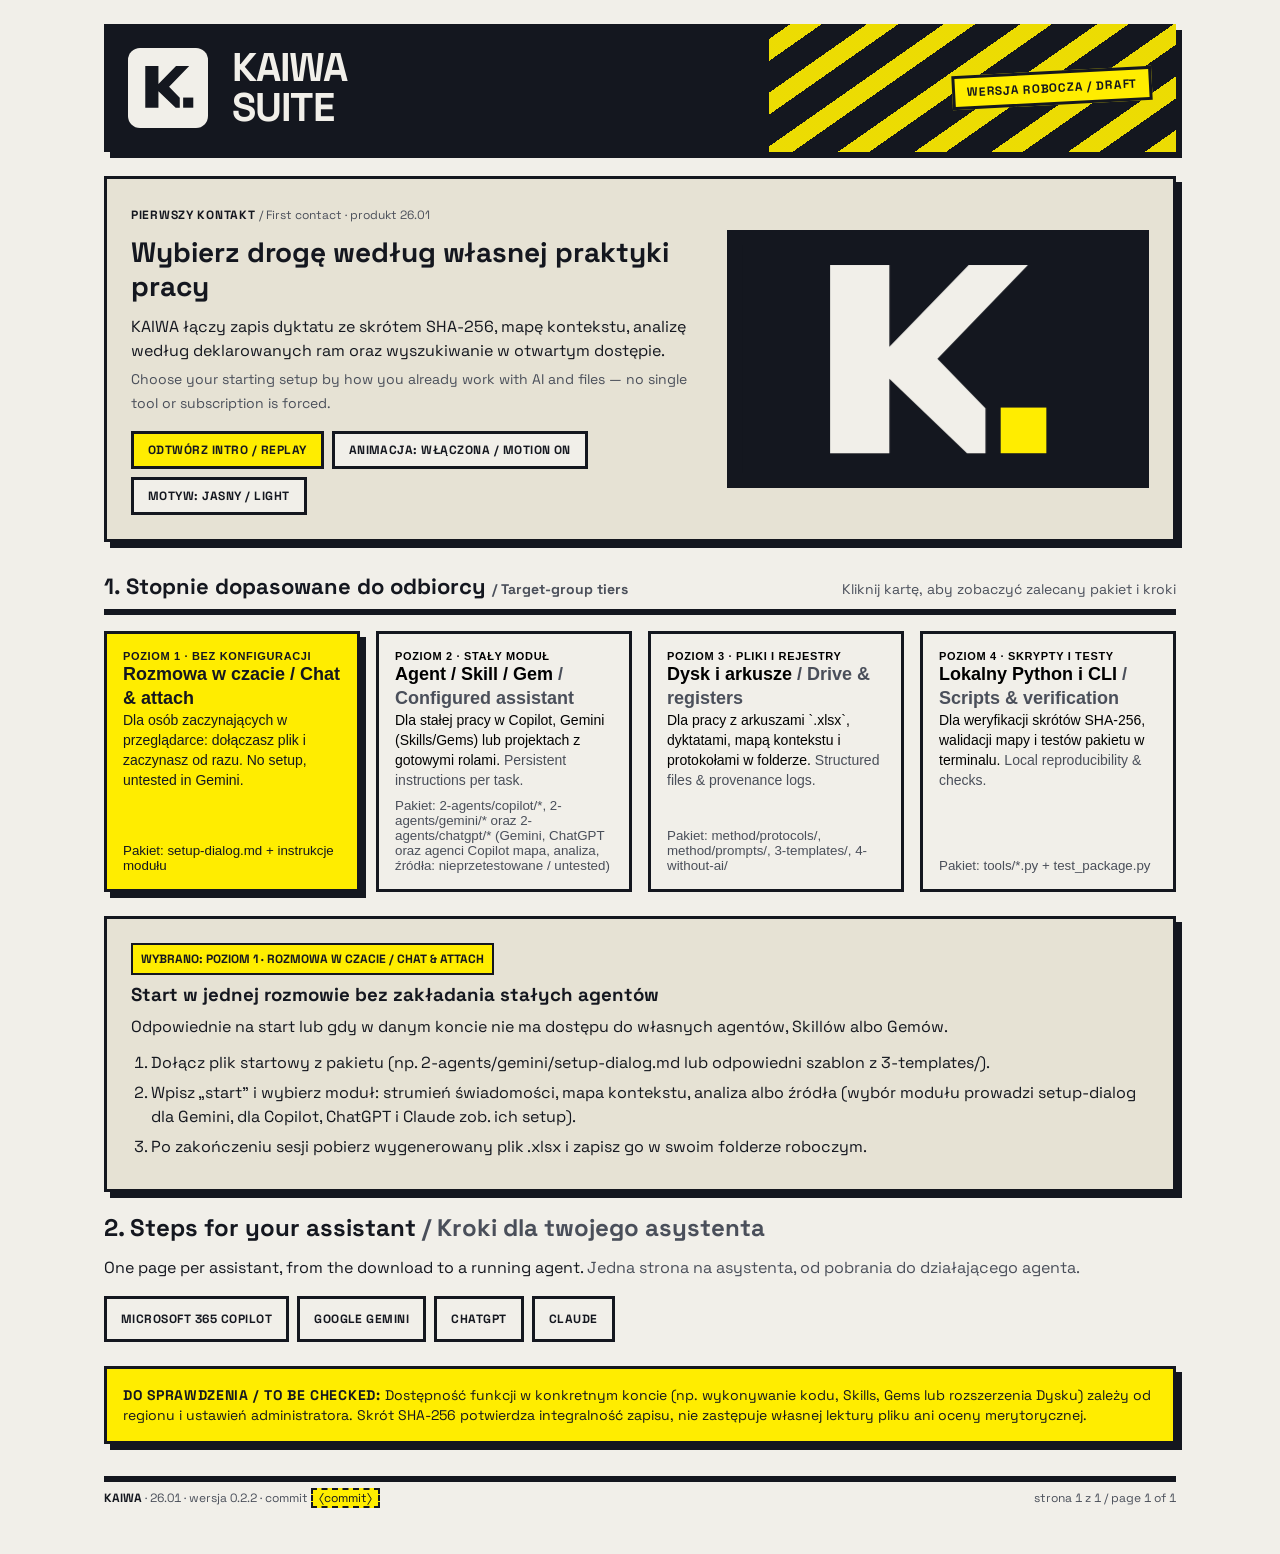
<file: 1-start/first-contact.html>
<!doctype html>
<html lang="pl" data-theme="hell">
<head>
<meta charset="utf-8">
<meta name="viewport" content="width=device-width, initial-scale=1">
<title>KAIWA SUITE · 26.01 — Pierwszy kontakt / First Contact</title>
<link rel="stylesheet" href="../design/fonts/fonts.css">
<link rel="stylesheet" href="../design/design-system/tokens.css">
<style>


*, *::before, *::after { box-sizing: border-box; }
html, body {
  margin: 0;
  padding: 0;
  background: var(--flaeche, #f1efe9);
  color: var(--text, #14171f);
  font-family: var(--font-text, "Space Grotesk", system-ui, -apple-system, Arial, sans-serif);
  font-size: 16px;
  line-height: 24px;
}

.page {
  max-width: 1120px;
  margin: 0 auto;
  padding: var(--space-6, 24px) var(--space-6, 24px) var(--space-12, 48px);
}

/* Dokumentkopf */
.doc-head {
  position: relative;
  display: grid;
  grid-template-columns: 80px 1fr auto;
  gap: var(--space-6, 24px);
  align-items: center;
  background: var(--text, #14171f);
  color: var(--flaeche, #f1efe9);
  padding: var(--space-6, 24px);
  border-radius: var(--radius-0, 0px);
  box-shadow: var(--schatten-hart, 6px 6px 0 #14171f);
  overflow: hidden;
}
.doc-head-band {
  position: absolute;
  top: 0;
  right: 0;
  bottom: 0;
  width: 38%;
  background: repeating-linear-gradient(
    -35deg,
    var(--signal, #ffed00) 0 18px,
    transparent 18px 44px
  );
  opacity: 0.92;
  pointer-events: none;
}
.doc-head > *:not(.doc-head-band) {
  position: relative;
  z-index: 1;
}
#header-icon svg { display: block; width: 100%; height: auto; }
.wordmark {
  font-family: var(--font-kopf, "Space Grotesk", system-ui, Arial, sans-serif);
  font-weight: 700;
  font-size: 40px;
  line-height: 40px;
  letter-spacing: -0.03em;
  text-transform: uppercase;
}
.wordmark span {
  display: block;
}
.draft-sticker {
  background: var(--signal, #ffed00);
  color: var(--tinte, #14171f);
  border: 3px solid var(--tinte, #14171f);
  padding: 6px 12px;
  font-family: var(--font-kopf, "Space Grotesk", system-ui, Arial, sans-serif);
  font-weight: 700;
  font-size: 12px;
  line-height: 16px;
  letter-spacing: 0.06em;
  text-transform: uppercase;
  transform: rotate(-3deg);
  white-space: nowrap;
}

/* Animated intro banner */
.intro-stage {
  margin-top: var(--space-6, 24px);
  background: var(--flaeche-hinweis, #e6e2d4);
  border: 3px solid var(--text, #14171f);
  box-shadow: var(--schatten-hart, 6px 6px 0 #14171f);
  padding: var(--space-6, 24px);
  display: grid;
  grid-template-columns: 1.15fr 0.85fr;
  gap: var(--space-6, 24px);
  align-items: center;
}
@media (max-width: 820px) {
  .intro-stage { grid-template-columns: 1fr; }
  .doc-head { grid-template-columns: 64px 1fr; }
  .draft-sticker { grid-column: 1 / -1; justify-self: start; }
}

.intro-kicker {
  font-size: 12px;
  font-weight: 700;
  letter-spacing: 0.06em;
  text-transform: uppercase;
  margin-bottom: var(--space-2, 8px);
}
.intro-kicker .en {
  color: var(--text-gedaempft, #4a4f5a);
  text-transform: none;
  letter-spacing: 0;
  font-weight: 400;
}
.intro-title {
  margin: 0 0 var(--space-3, 12px);
  font-family: var(--font-kopf, "Space Grotesk", system-ui, Arial, sans-serif);
  font-weight: 700;
  font-size: 28px;
  line-height: 34px;
}
.intro-sub {
  margin: 0 0 var(--space-4, 16px);
  color: var(--text, #14171f);
}
.intro-sub .en {
  color: var(--text-gedaempft, #4a4f5a);
  display: block;
  margin-top: 4px;
  font-size: 14px;
}

.controls-row {
  display: flex;
  flex-wrap: wrap;
  gap: var(--space-2, 8px);
  align-items: center;
}
.btn {
  appearance: none;
  border: 3px solid var(--text, #14171f);
  background: var(--flaeche, #f1efe9);
  color: var(--text, #14171f);
  padding: 8px 14px;
  font-family: var(--font-kopf, "Space Grotesk", system-ui, Arial, sans-serif);
  font-weight: 700;
  font-size: 12px;
  letter-spacing: 0.04em;
  text-transform: uppercase;
  cursor: pointer;
}
.btn.primary {
  background: var(--signal, #ffed00);
  color: var(--tinte, #14171f);
}
.btn[aria-pressed="true"] {
  background: var(--tinte, #14171f);
  color: var(--papier, #f1efe9);
}
.btn:focus-visible {
  outline: 2px solid var(--text, #14171f);
  outline-offset: 2px;
}

/* Intro animation: the K stays, the square lights up */
.mark-box {
  border: 3px solid var(--text, #14171f);
  background: var(--tinte, #14171f);
  padding: var(--space-3, 12px);
}
.mark-svg {
  width: 100%;
  height: auto;
  display: block;
}
@keyframes squarePulse {
  0%   { opacity: 0.45; }
  50%  { opacity: 1; }
  100% { opacity: 0.45; }
}
.anim-k, .anim-sq {
  transform-box: fill-box;
  transform-origin: center;
}
.anim-sq { animation: squarePulse 4.2s ease-in-out infinite; }
/* Intro (plays once on load and on "Odtwórz intro / Replay"), then the loop continues. */
@keyframes introK {
  0%   { transform: translate(-24px, 0px); opacity: 0; }
  100% { transform: translate(0px, 0px); opacity: 1; }
}
@keyframes introSq {
  0%   { transform: scale(0); opacity: 0; }
  100% { transform: scale(1); opacity: 1; }
}
.intro-play .anim-k { animation: introK 1s cubic-bezier(.2,.7,.2,1) both; }
.intro-play .anim-sq { animation: introSq 0.5s ease-out 0.9s both, squarePulse 4.2s ease-in-out 1.4s infinite; }

/* Reduced motion: system setting or the page button (class .reduced-motion on the stage). Two rules, a selector list cannot sit inside a media query. */
@media (prefers-reduced-motion: reduce) {
  .anim-k, .anim-sq { animation: none !important; }
}
.reduced-motion .anim-k, .reduced-motion .anim-sq {
  animation: none !important;
}

/* Target-group selector */
.section-head {
  margin-top: var(--space-8, 32px);
  border-bottom: 6px solid var(--text, #14171f);
  padding-bottom: var(--space-2, 8px);
  display: flex;
  justify-content: space-between;
  align-items: baseline;
  flex-wrap: wrap;
  gap: var(--space-2, 8px);
}
.section-head h2 {
  margin: 0;
  font-family: var(--font-kopf, "Space Grotesk", system-ui, Arial, sans-serif);
  font-weight: 700;
  font-size: 22px;
}
.section-head .en {
  color: var(--text-gedaempft, #4a4f5a);
  font-size: 14px;
}

.persona-grid {
  display: grid;
  grid-template-columns: repeat(4, 1fr);
  gap: var(--space-4, 16px);
  margin-top: var(--space-4, 16px);
}
@media (max-width: 960px) {
  .persona-grid { grid-template-columns: repeat(2, 1fr); }
}
@media (max-width: 560px) {
  .persona-grid { grid-template-columns: 1fr; }
}

.persona-card {
  text-align: left;
  background: var(--flaeche, #f1efe9);
  border: 3px solid var(--text, #14171f);
  padding: var(--space-4, 16px);
  cursor: pointer;
  display: flex;
  flex-direction: column;
  justify-content: space-between;
  gap: var(--space-2, 8px);
}
.persona-card.active {
  background: var(--signal, #ffed00);
  color: var(--tinte, #14171f);
  box-shadow: var(--schatten-hart, 6px 6px 0 #14171f);
}
.persona-step {
  font-size: 11px;
  font-weight: 700;
  letter-spacing: 0.06em;
  text-transform: uppercase;
}
.persona-name {
  font-weight: 700;
  font-size: 18px;
  line-height: 24px;
}
.persona-desc {
  font-size: 14px;
  line-height: 20px;
}
.persona-card.active .en {
  color: var(--tinte, #14171f);
}
.en {
  color: var(--text-gedaempft, #4a4f5a);
}

/* Recommended path box */
.vendor-links { margin: 24px 0; }
.vendor-links h2 { margin: 0 0 8px; }
.vendor-row { display: flex; flex-wrap: wrap; gap: 8px; }
.vendor-row .btn { display: inline-block; text-decoration: none; color: inherit; }
.recommendation-box {
  margin-top: var(--space-6, 24px);
  background: var(--flaeche-hinweis, #e6e2d4);
  border: 3px solid var(--text, #14171f);
  box-shadow: var(--schatten-hart, 6px 6px 0 #14171f);
  padding: var(--space-6, 24px);
}
.rec-badge {
  display: inline-block;
  background: var(--signal, #ffed00);
  color: var(--tinte, #14171f);
  border: 2px solid var(--tinte, #14171f);
  padding: 2px 8px;
  font-size: 12px;
  font-weight: 700;
  text-transform: uppercase;
  margin-bottom: var(--space-2, 8px);
}
.rec-list {
  margin: var(--space-3, 12px) 0 0;
  padding-left: 20px;
}
.rec-list li {
  margin-bottom: 6px;
}

/* Hinweisfeld do sprawdzenia */
.check-notice {
  margin-top: var(--space-6, 24px);
  background: var(--signal, #ffed00);
  color: var(--tinte, #14171f);
  border: 3px solid var(--tinte, #14171f);
  box-shadow: var(--schatten-hart, 6px 6px 0 #14171f);
  padding: var(--space-4, 16px);
  font-size: 14px;
  line-height: 20px;
}
.check-notice strong {
  text-transform: uppercase;
  letter-spacing: 0.05em;
}

/* Fusszeile */
.doc-foot {
  margin-top: var(--space-8, 32px);
  border-top: 6px solid var(--text, #14171f);
  padding-top: var(--space-2, 8px);
  display: flex;
  justify-content: space-between;
  flex-wrap: wrap;
  gap: var(--space-4, 16px);
  font-size: 12px;
  line-height: 16px;
  color: var(--text-gedaempft, #4a4f5a);
  font-variant-numeric: tabular-nums;
}
.doc-foot b {
  color: var(--text, #14171f);
}
.commit-ph {
  background: var(--signal, #ffed00);
  color: var(--tinte, #14171f);
  border: 2px dashed var(--tinte, #14171f);
  padding: 0 6px;
}
</style>
</head>
<body>
<div class="page" id="app">
  <header class="doc-head">
    <div class="doc-head-band" aria-hidden="true"></div>
    <div id="header-icon" aria-hidden="true"><svg xmlns="http://www.w3.org/2000/svg" viewBox="0 0 320 320" width="320" height="320" role="img" aria-label="KAIWA"><title>KAIWA</title><rect width="320" height="320" rx="48" fill="#F1EFE9"/><g transform="translate(-126.44 -52.76) scale(0.71111)"><path fill="#14171F" d="M275 175H349V277L448 175H522L409 292L469 354V410H446L349 317V410H275Z"/><rect fill="#14171F" x="488" y="353" width="57" height="57"/></g></svg></div>
    <div class="wordmark"><span>KAIWA</span><span>SUITE</span></div>
    <div class="draft-sticker">wersja robocza / draft</div>
  </header>

  <section class="intro-stage" aria-label="Animowane intro / Animated intro">
    <div>
      <div class="intro-kicker">Pierwszy kontakt <span class="en">/ First contact · produkt 26.01</span></div>
      <h1 class="intro-title">Wybierz drogę według własnej praktyki pracy</h1>
      <p class="intro-sub">
        KAIWA łączy zapis dyktatu ze skrótem SHA-256, mapę kontekstu, analizę według deklarowanych ram oraz wyszukiwanie w otwartym dostępie.
        <span class="en">Choose your starting setup by how you already work with AI and files — no single tool or subscription is forced.</span>
      </p>
      <div class="controls-row">
        <button type="button" class="btn primary" id="btn-replay">Odtwórz intro / Replay</button>
        <button type="button" class="btn" id="btn-motion" aria-pressed="false">Animacja: włączona / Motion on</button>
        <button type="button" class="btn" id="btn-theme" aria-pressed="false">Motyw: jasny / Light</button>
      </div>
    </div>

    <div class="mark-box">
      <svg class="mark-svg" viewBox="165 150 490 285" role="img" aria-label="Animowany znak KAIWA „K.” / animated KAIWA “K.” mark">
        <rect x="165" y="150" width="490" height="285" fill="#14171f"/>
        <path class="anim-k" fill="#f1efe9" d="M275 175H349V277L448 175H522L409 292L469 354V410H446L349 317V410H275Z"/>
        <rect class="anim-sq" fill="#ffed00" x="488" y="353" width="57" height="57"/>
      </svg>
    </div>
  </section>

  <div class="section-head">
    <h2>1. Stopnie dopasowane do odbiorcy <span class="en">/ Target-group tiers</span></h2>
    <span class="en">Kliknij kartę, aby zobaczyć zalecany pakiet i kroki</span>
  </div>

  <div class="persona-grid" role="group" aria-label="Wybór grupy odbiorców / Audience tier selection">
    <button type="button" class="persona-card active" data-tier="chat" aria-pressed="true">
      <div>
        <div class="persona-step">Poziom 1 · Bez konfiguracji</div>
        <div class="persona-name">Rozmowa w czacie <span class="en">/ Chat &amp; attach</span></div>
        <div class="persona-desc">Dla osób zaczynających w przeglądarce: dołączasz plik i zaczynasz od razu. <span class="en">No setup, untested in Gemini.</span></div>
      </div>
      <div class="en">Pakiet: setup-dialog.md + instrukcje modułu</div>
    </button>

    <button type="button" class="persona-card" data-tier="agent" aria-pressed="false">
      <div>
        <div class="persona-step">Poziom 2 · Stały moduł</div>
        <div class="persona-name">Agent / Skill / Gem <span class="en">/ Configured assistant</span></div>
        <div class="persona-desc">Dla stałej pracy w Copilot, Gemini (Skills/Gems) lub projektach z gotowymi rolami. <span class="en">Persistent instructions per task.</span></div>
      </div>
      <div class="en">Pakiet: 2-agents/copilot/*, 2-agents/gemini/* oraz 2-agents/chatgpt/* (Gemini, ChatGPT oraz agenci Copilot mapa, analiza, źródła: nieprzetestowane / untested)</div>
    </button>

    <button type="button" class="persona-card" data-tier="drive" aria-pressed="false">
      <div>
        <div class="persona-step">Poziom 3 · Pliki i rejestry</div>
        <div class="persona-name">Dysk i arkusze <span class="en">/ Drive &amp; registers</span></div>
        <div class="persona-desc">Dla pracy z arkuszami `.xlsx`, dyktatami, mapą kontekstu i protokołami w folderze. <span class="en">Structured files &amp; provenance logs.</span></div>
      </div>
      <div class="en">Pakiet: method/protocols/, method/prompts/, 3-templates/, 4-without-ai/</div>
    </button>

    <button type="button" class="persona-card" data-tier="cli" aria-pressed="false">
      <div>
        <div class="persona-step">Poziom 4 · Skrypty i testy</div>
        <div class="persona-name">Lokalny Python i CLI <span class="en">/ Scripts &amp; verification</span></div>
        <div class="persona-desc">Dla weryfikacji skrótów SHA-256, walidacji mapy i testów pakietu w terminalu. <span class="en">Local reproducibility &amp; checks.</span></div>
      </div>
      <div class="en">Pakiet: tools/*.py + test_package.py</div>
    </button>
  </div>

  <section class="recommendation-box" id="rec-box" aria-live="polite">
    <div class="rec-badge" id="rec-badge">Wybrano: Poziom 1 · Rozmowa w czacie</div>
    <h3 id="rec-title" style="margin:0 0 8px;">Szybki start bez konfiguracji konta</h3>
    <p id="rec-summary" style="margin:0;"></p>
    <ol class="rec-list" id="rec-steps"></ol>
  </section>

  <section class="vendor-links" aria-labelledby="vendors-h">
    <h2 id="vendors-h">2. Steps for your assistant <span class="en">/ Kroki dla twojego asystenta</span></h2>
    <p>One page per assistant, from the download to a running agent. <span class="en">Jedna strona na asystenta, od pobrania do działającego agenta.</span></p>
    <div class="vendor-row">
      <a class="btn" href="https://mentalping-ops.github.io/KAIWA-SUITE/get/copilot.html">Microsoft 365 Copilot</a>
      <a class="btn" href="https://mentalping-ops.github.io/KAIWA-SUITE/get/gemini.html">Google Gemini</a>
      <a class="btn" href="https://mentalping-ops.github.io/KAIWA-SUITE/get/chatgpt.html">ChatGPT</a>
      <a class="btn" href="https://mentalping-ops.github.io/KAIWA-SUITE/get/claude.html">Claude</a>
    </div>
  </section>

  <aside class="check-notice" role="note">
    <strong>Do sprawdzenia / To be checked:</strong> Dostępność funkcji w konkretnym koncie (np. wykonywanie kodu, Skills, Gems lub rozszerzenia Dysku) zależy od regionu i ustawień administratora. Skrót SHA-256 potwierdza integralność zapisu, nie zastępuje własnej lektury pliku ani oceny merytorycznej.
  </aside>

  <footer class="doc-foot">
    <span><b>KAIWA</b> · 26.01 · wersja 0.2.2 · commit <span class="commit-ph">⟨commit⟩</span></span>
    <span>strona 1 z 1 <span class="en">/ page 1 of 1</span></span>
  </footer>
</div>

<script>
const TIERS = {
  chat: {
    badge: "Wybrano: Poziom 1 · Rozmowa w czacie / Chat & attach",
    title: "Start w jednej rozmowie bez zakładania stałych agentów",
    summary: "Odpowiednie na start lub gdy w danym koncie nie ma dostępu do własnych agentów, Skillów albo Gemów.",
    steps: [
      "Dołącz plik startowy z pakietu (np. 2-agents/gemini/setup-dialog.md lub odpowiedni szablon z 3-templates/).",
      "Wpisz „start” i wybierz moduł: strumień świadomości, mapa kontekstu, analiza albo źródła (wybór modułu prowadzi setup-dialog dla Gemini, dla Copilot, ChatGPT i Claude zob. ich setup).",
      "Po zakończeniu sesji pobierz wygenerowany plik .xlsx i zapisz go w swoim folderze roboczym."
    ]
  },
  agent: {
    badge: "Wybrano: Poziom 2 · Agent / Skill / Gem",
    title: "Stała konfiguracja modułów dla wybranego produktu AI",
    summary: "Odpowiednie, gdy chcesz mieć cztery moduły (strumień, mapa, analiza, źródła) gotowe bez wklejania zasad w każdym czacie.",
    steps: [
      "Wybierz folder pakietu docelowego (np. 2-agents/copilot/* dla Microsoft 365 Copilot lub 2-agents/gemini/* dla Google Gemini, 2-agents/chatgpt/* dla projektów ChatGPT).",
      "Skopiuj pola nazwy/opisu oraz pełne instrukcje dla wybranego modułu.",
      "Przetestuj komendą „start” i sprawdź, czy wymagany interpreter kodu działa na Twoim koncie."
    ]
  },
  drive: {
    badge: "Wybrano: Poziom 3 · Dysk i rejestry / Drive & registers",
    title: "Praca na plikach dyktatów, mapie kontekstu i protokołach",
    summary: "Odpowiednie dla systematycznego prowadzenia notatek, celów, pochodzenia twierdzeń oraz kontroli przed publikacją.",
    steps: [
      "Trzymaj pliki dyktatów (dictation-*.xlsx), mapę (mapa-*.xlsx) i rejestry (4-without-ai/registers.xlsx) w uporządkowanym folderze.",
      "Oddzielaj własne notatki od propozycji asystenta i zapisuj luki jako pytania do własnego namysłu.",
      "Przed oddaniem lub publikacją przejdź kroki kontroli z method/protocols/ oraz 3-templates/."
    ]
  },
  cli: {
    badge: "Wybrano: Poziom 4 · Lokalny Python i CLI / Scripts & verification",
    title: "Lokalna weryfikacja skrótów, walidacja mapy i testy pakietu",
    summary: "Odpowiednie dla osób pracujących lokalnie w terminalu, które chcą niezależnie sprawdzić pliki i integralność pakietu.",
    steps: [
      "Uruchom skrypty w tools/ (dictation_ledger.py, context.py, search.py, office.py) w lokalnym środowisku Python.",
      "Zweryfikuj skróty SHA-256 oraz zgodność struktury przed planowanym wydaniem pakietu.",
      "Utrzymuj ręczny porządek przy synchronizacji z chmurą i nie publikuj bez własnego sprawdzenia."
    ]
  }
};

function renderTier(key) {
  const t = TIERS[key];
  document.getElementById("rec-badge").textContent = t.badge;
  document.getElementById("rec-title").textContent = t.title;
  document.getElementById("rec-summary").textContent = t.summary;
  const ol = document.getElementById("rec-steps");
  ol.innerHTML = "";
  t.steps.forEach((s) => {
    const li = document.createElement("li");
    li.textContent = s;
    ol.appendChild(li);
  });
  document.querySelectorAll(".persona-card").forEach((btn) => {
    const active = btn.dataset.tier === key;
    btn.classList.toggle("active", active);
    btn.setAttribute("aria-pressed", String(active));
  });
}

document.querySelectorAll(".persona-card").forEach((btn) => {
  btn.addEventListener("click", () => renderTier(btn.dataset.tier));
});

const ICON_HELL = "<svg xmlns=\"http://www.w3.org/2000/svg\" viewBox=\"0 0 320 320\" width=\"320\" height=\"320\" role=\"img\" aria-label=\"KAIWA\"><title>KAIWA</title><rect width=\"320\" height=\"320\" rx=\"48\" fill=\"#F1EFE9\"/><g transform=\"translate(-126.44 -52.76) scale(0.71111)\"><path fill=\"#14171F\" d=\"M275 175H349V277L448 175H522L409 292L469 354V410H446L349 317V410H275Z\"/><rect fill=\"#14171F\" x=\"488\" y=\"353\" width=\"57\" height=\"57\"/></g></svg>";
const ICON_DUNKEL = "<svg xmlns=\"http://www.w3.org/2000/svg\" viewBox=\"0 0 320 320\" width=\"320\" height=\"320\" role=\"img\" aria-label=\"KAIWA\"><title>KAIWA</title><rect width=\"320\" height=\"320\" rx=\"48\" fill=\"#14171F\"/><g transform=\"translate(-126.44 -52.76) scale(0.71111)\"><path fill=\"#F1EFE9\" d=\"M275 175H349V277L448 175H522L409 292L469 354V410H446L349 317V410H275Z\"/><rect fill=\"#FFED00\" x=\"488\" y=\"353\" width=\"57\" height=\"57\"/></g></svg>";
document.getElementById("btn-theme").addEventListener("click", (e) => {
  const root = document.documentElement;
  const isDark = root.getAttribute("data-theme") === "dunkel";
  const nextTheme = isDark ? "hell" : "dunkel";
  root.setAttribute("data-theme", nextTheme);
  e.currentTarget.setAttribute("aria-pressed", String(!isDark));
  e.currentTarget.textContent = !isDark ? "Motyw: ciemny / Dark" : "Motyw: jasny / Light";
  const iconWrap = document.getElementById("header-icon");
  iconWrap.innerHTML = !isDark ? ICON_DUNKEL : ICON_HELL;
});

document.getElementById("btn-motion").addEventListener("click", (e) => {
  const stage = document.querySelector(".intro-stage");
  const reduced = stage.classList.toggle("reduced-motion");
  e.currentTarget.setAttribute("aria-pressed", String(reduced));
  e.currentTarget.textContent = reduced ? "Animacja: wstrzymana / Motion off" : "Animacja: włączona / Motion on";
});

function playIntro() {
  const stage = document.querySelector(".intro-stage");
  stage.classList.remove("intro-play");
  void stage.offsetWidth;
  stage.classList.add("intro-play");
}
document.getElementById("btn-replay").addEventListener("click", playIntro);
playIntro();

renderTier("chat");
</script>
</body>
</html>
</file>
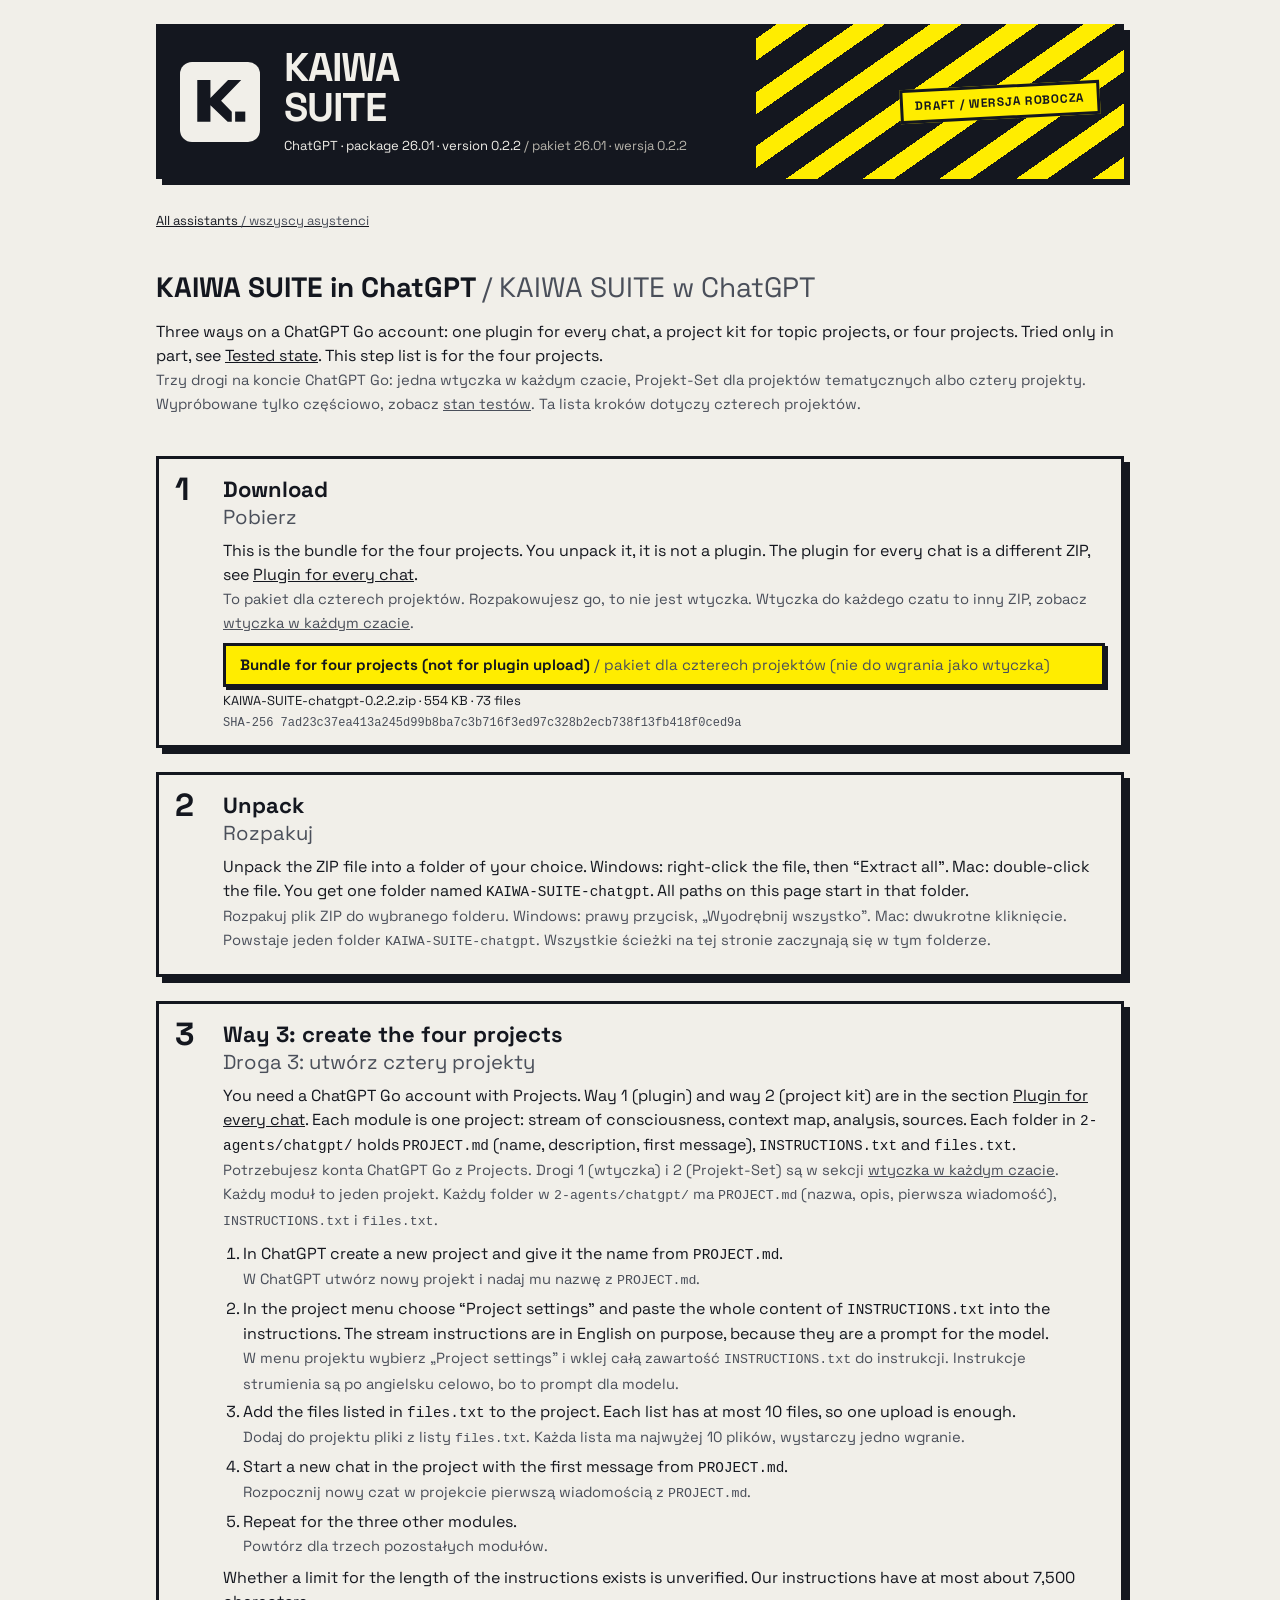
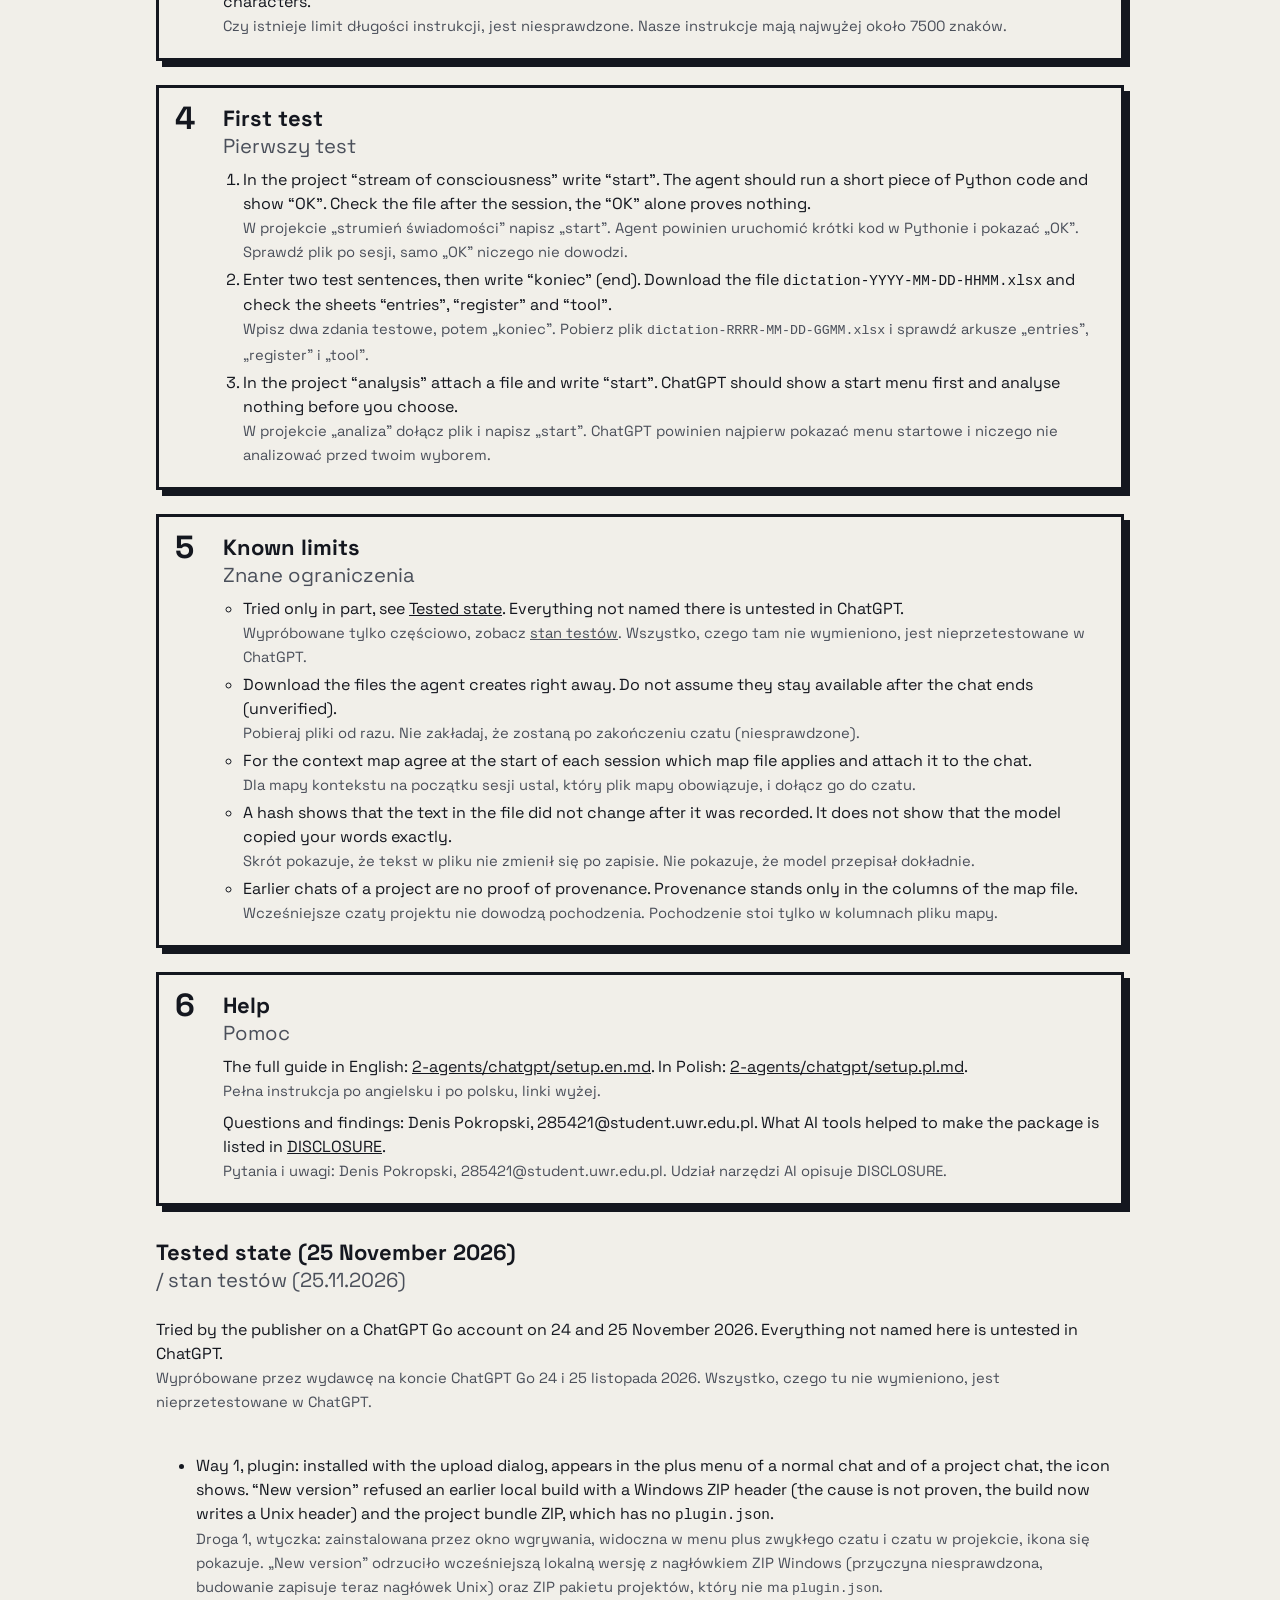
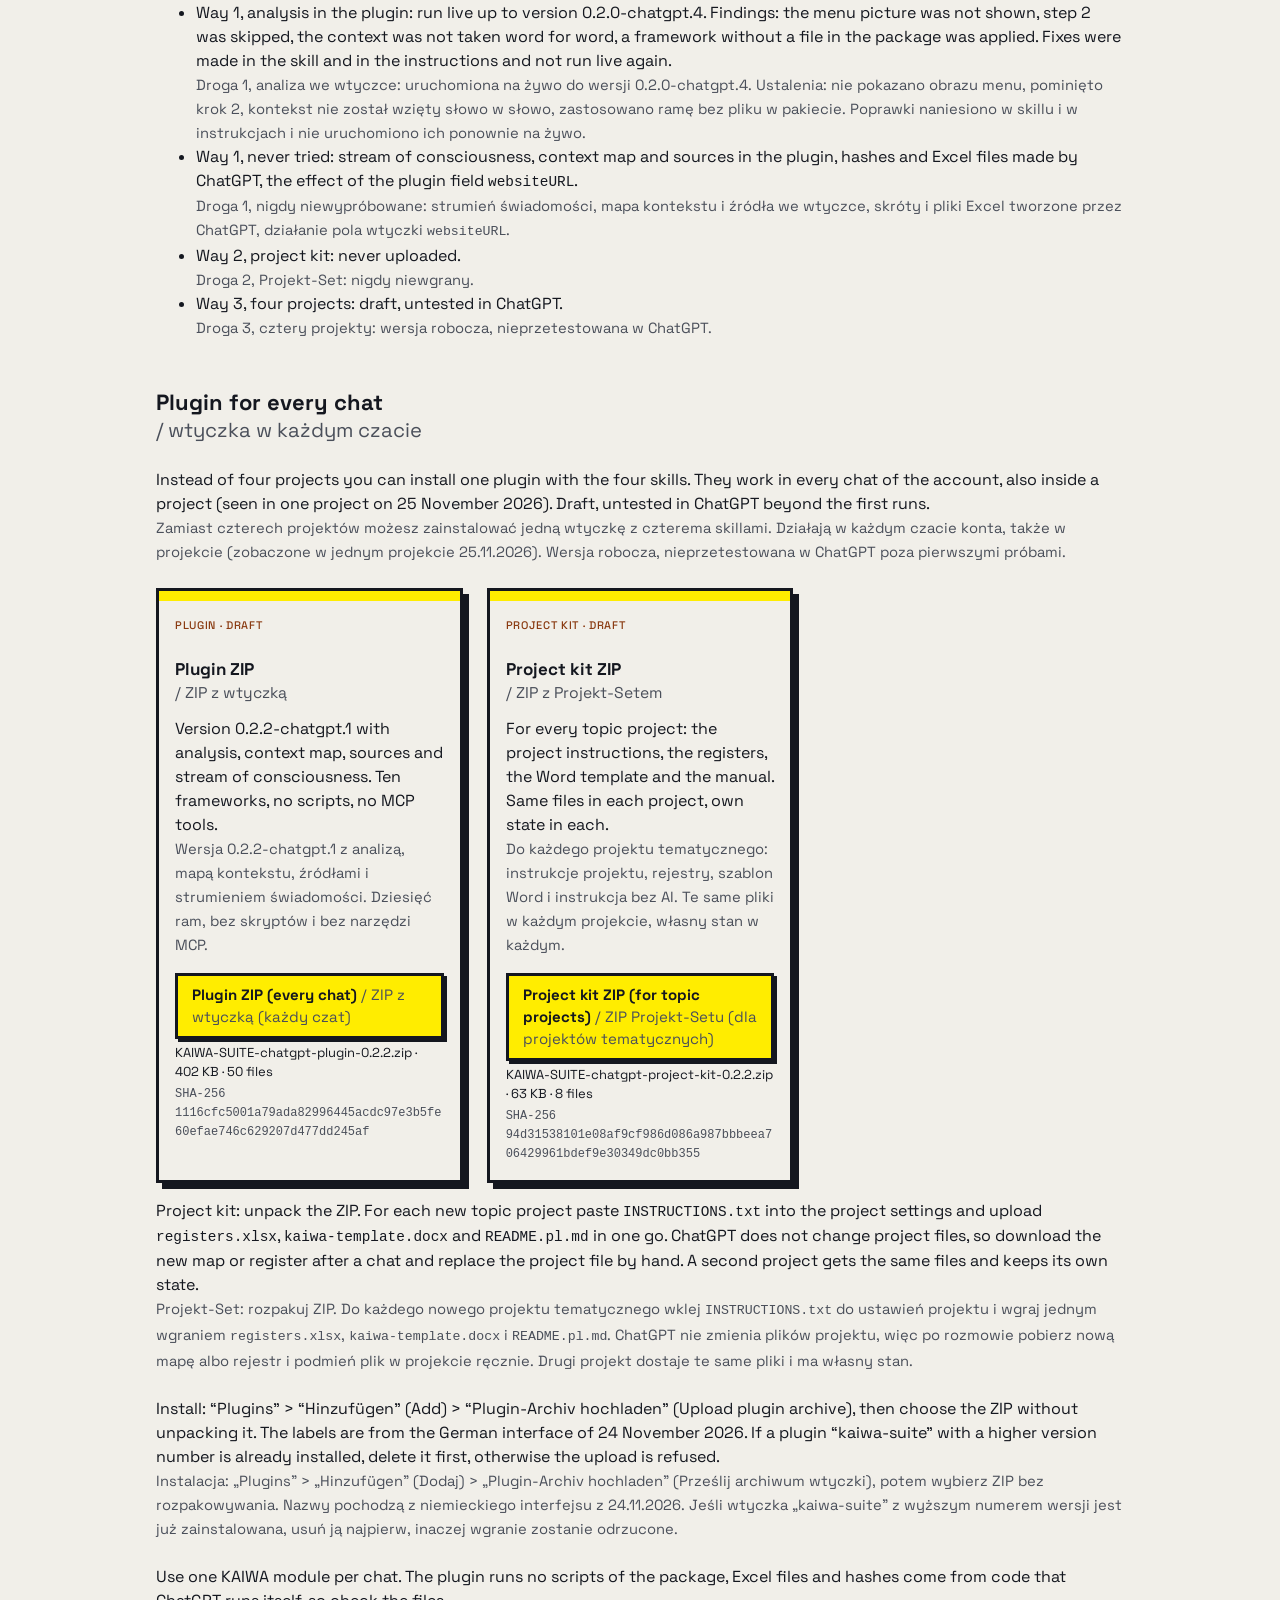
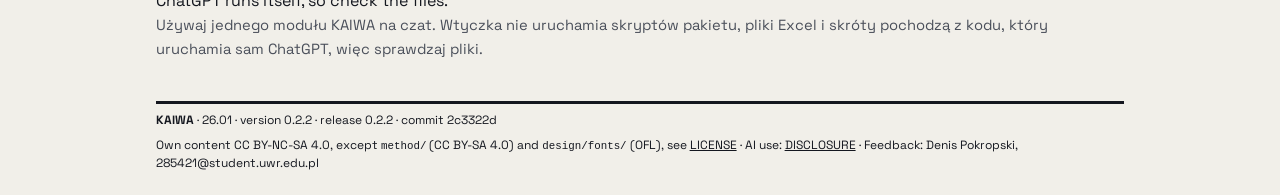
<file: get/chatgpt.html>
<!doctype html>
<html lang="en" data-theme="hell" data-mode="sw" data-base="../">
<head>
<meta charset="utf-8">
<meta name="viewport" content="width=device-width, initial-scale=1">
<title>KAIWA SUITE · ChatGPT · Steps / Kroki</title>
<link rel="icon" href="../design/logo/kaiwa-icon-32.png">
<link rel="stylesheet" href="../design/fonts/fonts.css">
<link rel="stylesheet" href="../design/design-system/tokens.css">
<link rel="stylesheet" href="pages.css">
</head>
<body>
<a class="skip" href="#steps">Skip to the steps <span class="alt">/ przejdź do kroków</span></a>
<div class="page">
  <header class="doc-head">
    <div class="band" aria-hidden="true"></div>
    <img id="logo" src="../design/design-system/assets/Logos/kaiwa-icon-hell.svg" alt="KAIWA">
    <div>
      <div class="wordmark"><span>KAIWA</span><span>SUITE</span></div>
      <div class="meta">ChatGPT · package 26.01 · version 0.2.2 <span class="alt">/ pakiet 26.01 · wersja 0.2.2</span></div>
    </div>
    <div class="sticker">draft / wersja robocza</div>
  </header>
  <p class="crumb"><a href="../index.html">All assistants <span class="alt">/ wszyscy asystenci</span></a></p>

  <section class="stack">
    <h1>KAIWA SUITE in ChatGPT <span class="alt">/ KAIWA SUITE w ChatGPT</span></h1>
    <p>Three ways on a ChatGPT Go account: one plugin for every chat, a project kit for topic projects, or four projects. Tried only in part, see <a href="#tst">Tested state</a>. This step list is for the four projects. <span class="alt">Trzy drogi na koncie ChatGPT Go: jedna wtyczka w każdym czacie, Projekt-Set dla projektów tematycznych albo cztery projekty. Wypróbowane tylko częściowo, zobacz <a href="#tst">stan testów</a>. Ta lista kroków dotyczy czterech projektów.</span></p>
  </section>

  <ol class="steps" id="steps">
<li><h2>Download <span class="alt">Pobierz</span></h2><p>This is the bundle for the four projects. You unpack it, it is not a plugin. The plugin for every chat is a different ZIP, see <a href="#plg">Plugin for every chat</a>. <span class="alt">To pakiet dla czterech projektów. Rozpakowujesz go, to nie jest wtyczka. Wtyczka do każdego czatu to inny ZIP, zobacz <a href="#plg">wtyczka w każdym czacie</a>.</span></p><div class="dl" data-pkg="chatgpt" data-label="Bundle for four projects (not for plugin upload)" data-label-pl="pakiet dla czterech projektów (nie do wgrania jako wtyczka)" aria-live="polite" data-nolang>Loading… / ładowanie…</div></li>
<li><h2>Unpack <span class="alt">Rozpakuj</span></h2><p>Unpack the ZIP file into a folder of your choice. Windows: right-click the file, then “Extract all”. Mac: double-click the file. You get one folder named <code>KAIWA-SUITE-chatgpt</code>. All paths on this page start in that folder. <span class="alt">Rozpakuj plik ZIP do wybranego folderu. Windows: prawy przycisk, „Wyodrębnij wszystko”. Mac: dwukrotne kliknięcie. Powstaje jeden folder <code>KAIWA-SUITE-chatgpt</code>. Wszystkie ścieżki na tej stronie zaczynają się w tym folderze.</span></p></li>
<li><h2>Way 3: create the four projects <span class="alt">Droga 3: utwórz cztery projekty</span></h2><p>You need a ChatGPT Go account with Projects. Way 1 (plugin) and way 2 (project kit) are in the section <a href="#plg">Plugin for every chat</a>. Each module is one project: stream of consciousness, context map, analysis, sources. Each folder in <code>2-agents/chatgpt/</code> holds <code>PROJECT.md</code> (name, description, first message), <code>INSTRUCTIONS.txt</code> and <code>files.txt</code>. <span class="alt">Potrzebujesz konta ChatGPT Go z Projects. Drogi 1 (wtyczka) i 2 (Projekt-Set) są w sekcji <a href="#plg">wtyczka w każdym czacie</a>. Każdy moduł to jeden projekt. Każdy folder w <code>2-agents/chatgpt/</code> ma <code>PROJECT.md</code> (nazwa, opis, pierwsza wiadomość), <code>INSTRUCTIONS.txt</code> i <code>files.txt</code>.</span></p><ol><li>In ChatGPT create a new project and give it the name from <code>PROJECT.md</code>. <span class="alt">W ChatGPT utwórz nowy projekt i nadaj mu nazwę z <code>PROJECT.md</code>.</span></li><li>In the project menu choose “Project settings” and paste the whole content of <code>INSTRUCTIONS.txt</code> into the instructions. The stream instructions are in English on purpose, because they are a prompt for the model. <span class="alt">W menu projektu wybierz „Project settings” i wklej całą zawartość <code>INSTRUCTIONS.txt</code> do instrukcji. Instrukcje strumienia są po angielsku celowo, bo to prompt dla modelu.</span></li><li>Add the files listed in <code>files.txt</code> to the project. Each list has at most 10 files, so one upload is enough. <span class="alt">Dodaj do projektu pliki z listy <code>files.txt</code>. Każda lista ma najwyżej 10 plików, wystarczy jedno wgranie.</span></li><li>Start a new chat in the project with the first message from <code>PROJECT.md</code>. <span class="alt">Rozpocznij nowy czat w projekcie pierwszą wiadomością z <code>PROJECT.md</code>.</span></li><li>Repeat for the three other modules. <span class="alt">Powtórz dla trzech pozostałych modułów.</span></li></ol><p>Whether a limit for the length of the instructions exists is unverified. Our instructions have at most about 7,500 characters. <span class="alt">Czy istnieje limit długości instrukcji, jest niesprawdzone. Nasze instrukcje mają najwyżej około 7500 znaków.</span></p></li>
<li><h2>First test <span class="alt">Pierwszy test</span></h2><ol><li>In the project “stream of consciousness” write “start”. The agent should run a short piece of Python code and show “OK”. Check the file after the session, the “OK” alone proves nothing. <span class="alt">W projekcie „strumień świadomości” napisz „start”. Agent powinien uruchomić krótki kod w Pythonie i pokazać „OK”. Sprawdź plik po sesji, samo „OK” niczego nie dowodzi.</span></li><li>Enter two test sentences, then write “koniec” (end). Download the file <code>dictation-YYYY-MM-DD-HHMM.xlsx</code> and check the sheets “entries”, “register” and “tool”. <span class="alt">Wpisz dwa zdania testowe, potem „koniec”. Pobierz plik <code>dictation-RRRR-MM-DD-GGMM.xlsx</code> i sprawdź arkusze „entries”, „register” i „tool”.</span></li><li>In the project “analysis” attach a file and write “start”. ChatGPT should show a start menu first and analyse nothing before you choose. <span class="alt">W projekcie „analiza” dołącz plik i napisz „start”. ChatGPT powinien najpierw pokazać menu startowe i niczego nie analizować przed twoim wyborem.</span></li></ol></li>
<li><h2>Known limits <span class="alt">Znane ograniczenia</span></h2><ul><li>Tried only in part, see <a href="#tst">Tested state</a>. Everything not named there is untested in ChatGPT. <span class="alt">Wypróbowane tylko częściowo, zobacz <a href="#tst">stan testów</a>. Wszystko, czego tam nie wymieniono, jest nieprzetestowane w ChatGPT.</span></li><li>Download the files the agent creates right away. Do not assume they stay available after the chat ends (unverified). <span class="alt">Pobieraj pliki od razu. Nie zakładaj, że zostaną po zakończeniu czatu (niesprawdzone).</span></li><li>For the context map agree at the start of each session which map file applies and attach it to the chat. <span class="alt">Dla mapy kontekstu na początku sesji ustal, który plik mapy obowiązuje, i dołącz go do czatu.</span></li><li>A hash shows that the text in the file did not change after it was recorded. It does not show that the model copied your words exactly. <span class="alt">Skrót pokazuje, że tekst w pliku nie zmienił się po zapisie. Nie pokazuje, że model przepisał dokładnie.</span></li><li>Earlier chats of a project are no proof of provenance. Provenance stands only in the columns of the map file. <span class="alt">Wcześniejsze czaty projektu nie dowodzą pochodzenia. Pochodzenie stoi tylko w kolumnach pliku mapy.</span></li></ul></li>
<li><h2>Help <span class="alt">Pomoc</span></h2><p>The full guide in English: <a href="https://github.com/mentalpinG-Ops/KAIWA-SUITE/blob/main/2-agents/chatgpt/setup.en.md">2-agents/chatgpt/setup.en.md</a>. In Polish: <a href="https://github.com/mentalpinG-Ops/KAIWA-SUITE/blob/main/2-agents/chatgpt/setup.pl.md">2-agents/chatgpt/setup.pl.md</a>. <span class="alt">Pełna instrukcja po angielsku i po polsku, linki wyżej.</span></p><p>Questions and findings: Denis Pokropski, 285421@student.uwr.edu.pl. What AI tools helped to make the package is listed in <a href="https://github.com/mentalpinG-Ops/KAIWA-SUITE/blob/main/DISCLOSURE.md">DISCLOSURE</a>. <span class="alt">Pytania i uwagi: Denis Pokropski, 285421@student.uwr.edu.pl. Udział narzędzi AI opisuje DISCLOSURE.</span></p></li>
  </ol>

  <section class="stack" aria-labelledby="tst">
    <h2 id="tst">Tested state (25 November 2026) <span class="alt">/ stan testów (25.11.2026)</span></h2>
    <p>Tried by the publisher on a ChatGPT Go account on 24 and 25 November 2026. Everything not named here is untested in ChatGPT. <span class="alt">Wypróbowane przez wydawcę na koncie ChatGPT Go 24 i 25 listopada 2026. Wszystko, czego tu nie wymieniono, jest nieprzetestowane w ChatGPT.</span></p>
    <ul><li>Way 1, plugin: installed with the upload dialog, appears in the plus menu of a normal chat and of a project chat, the icon shows. “New version” refused an earlier local build with a Windows ZIP header (the cause is not proven, the build now writes a Unix header) and the project bundle ZIP, which has no <code>plugin.json</code>. <span class="alt">Droga 1, wtyczka: zainstalowana przez okno wgrywania, widoczna w menu plus zwykłego czatu i czatu w projekcie, ikona się pokazuje. „New version” odrzuciło wcześniejszą lokalną wersję z nagłówkiem ZIP Windows (przyczyna niesprawdzona, budowanie zapisuje teraz nagłówek Unix) oraz ZIP pakietu projektów, który nie ma <code>plugin.json</code>.</span></li><li>Way 1, analysis in the plugin: run live up to version 0.2.0-chatgpt.4. Findings: the menu picture was not shown, step 2 was skipped, the context was not taken word for word, a framework without a file in the package was applied. Fixes were made in the skill and in the instructions and not run live again. <span class="alt">Droga 1, analiza we wtyczce: uruchomiona na żywo do wersji 0.2.0-chatgpt.4. Ustalenia: nie pokazano obrazu menu, pominięto krok 2, kontekst nie został wzięty słowo w słowo, zastosowano ramę bez pliku w pakiecie. Poprawki naniesiono w skillu i w instrukcjach i nie uruchomiono ich ponownie na żywo.</span></li><li>Way 1, never tried: stream of consciousness, context map and sources in the plugin, hashes and Excel files made by ChatGPT, the effect of the plugin field <code>websiteURL</code>. <span class="alt">Droga 1, nigdy niewypróbowane: strumień świadomości, mapa kontekstu i źródła we wtyczce, skróty i pliki Excel tworzone przez ChatGPT, działanie pola wtyczki <code>websiteURL</code>.</span></li><li>Way 2, project kit: never uploaded. <span class="alt">Droga 2, Projekt-Set: nigdy niewgrany.</span></li><li>Way 3, four projects: draft, untested in ChatGPT. <span class="alt">Droga 3, cztery projekty: wersja robocza, nieprzetestowana w ChatGPT.</span></li></ul>
  </section>

  <section class="stack" aria-labelledby="plg">
    <h2 id="plg">Plugin for every chat <span class="alt">/ wtyczka w każdym czacie</span></h2>
    <p>Instead of four projects you can install one plugin with the four skills. They work in every chat of the account, also inside a project (seen in one project on 25 November 2026). Draft, untested in ChatGPT beyond the first runs. <span class="alt">Zamiast czterech projektów możesz zainstalować jedną wtyczkę z czterema skillami. Działają w każdym czacie konta, także w projekcie (zobaczone w jednym projekcie 25.11.2026). Wersja robocza, nieprzetestowana w ChatGPT poza pierwszymi próbami.</span></p>
    <div class="cards">
      <article class="card"><div class="strip" aria-hidden="true"></div><div class="body">
        <span class="badge">Plugin · draft</span>
        <h3>Plugin ZIP <span class="alt">/ ZIP z wtyczką</span></h3>
        <p>Version 0.2.2-chatgpt.1 with analysis, context map, sources and stream of consciousness. Ten frameworks, no scripts, no MCP tools. <span class="alt">Wersja 0.2.2-chatgpt.1 z analizą, mapą kontekstu, źródłami i strumieniem świadomości. Dziesięć ram, bez skryptów i bez narzędzi MCP.</span></p>
        <div class="dl" data-pkg="chatgpt-plugin" data-label="Plugin ZIP (every chat)" data-label-pl="ZIP z wtyczką (każdy czat)" aria-live="polite" data-nolang>Loading… / ładowanie…</div>
      </div></article>
      <article class="card"><div class="strip" aria-hidden="true"></div><div class="body">
        <span class="badge">Project kit · draft</span>
        <h3>Project kit ZIP <span class="alt">/ ZIP z Projekt-Setem</span></h3>
        <p>For every topic project: the project instructions, the registers, the Word template and the manual. Same files in each project, own state in each. <span class="alt">Do każdego projektu tematycznego: instrukcje projektu, rejestry, szablon Word i instrukcja bez AI. Te same pliki w każdym projekcie, własny stan w każdym.</span></p>
        <div class="dl" data-pkg="chatgpt-project-kit" data-label="Project kit ZIP (for topic projects)" data-label-pl="ZIP Projekt-Setu (dla projektów tematycznych)" aria-live="polite" data-nolang>Loading… / ładowanie…</div>
      </div></article>
    </div>
    <p>Project kit: unpack the ZIP. For each new topic project paste <code>INSTRUCTIONS.txt</code> into the project settings and upload <code>registers.xlsx</code>, <code>kaiwa-template.docx</code> and <code>README.pl.md</code> in one go. ChatGPT does not change project files, so download the new map or register after a chat and replace the project file by hand. A second project gets the same files and keeps its own state. <span class="alt">Projekt-Set: rozpakuj ZIP. Do każdego nowego projektu tematycznego wklej <code>INSTRUCTIONS.txt</code> do ustawień projektu i wgraj jednym wgraniem <code>registers.xlsx</code>, <code>kaiwa-template.docx</code> i <code>README.pl.md</code>. ChatGPT nie zmienia plików projektu, więc po rozmowie pobierz nową mapę albo rejestr i podmień plik w projekcie ręcznie. Drugi projekt dostaje te same pliki i ma własny stan.</span></p>
    <p>Install: “Plugins” &gt; “Hinzufügen” (Add) &gt; “Plugin-Archiv hochladen” (Upload plugin archive), then choose the ZIP without unpacking it. The labels are from the German interface of 24 November 2026. If a plugin “kaiwa-suite” with a higher version number is already installed, delete it first, otherwise the upload is refused. <span class="alt">Instalacja: „Plugins” &gt; „Hinzufügen” (Dodaj) &gt; „Plugin-Archiv hochladen” (Prześlij archiwum wtyczki), potem wybierz ZIP bez rozpakowywania. Nazwy pochodzą z niemieckiego interfejsu z 24.11.2026. Jeśli wtyczka „kaiwa-suite” z wyższym numerem wersji jest już zainstalowana, usuń ją najpierw, inaczej wgranie zostanie odrzucone.</span></p>
    <p>Use one KAIWA module per chat. The plugin runs no scripts of the package, Excel files and hashes come from code that ChatGPT runs itself, so check the files. <span class="alt">Używaj jednego modułu KAIWA na czat. Wtyczka nie uruchamia skryptów pakietu, pliki Excel i skróty pochodzą z kodu, który uruchamia sam ChatGPT, więc sprawdzaj pliki.</span></p>
  </section>

  <footer class="foot">
    <span><b>KAIWA</b> · 26.01 · version 0.2.2 · <span id="release-stamp">release not published yet</span></span>
    <span>Own content CC BY-NC-SA 4.0, except <code>method/</code> (CC BY-SA 4.0) and <code>design/fonts/</code> (OFL), see <a href="https://github.com/mentalpinG-Ops/KAIWA-SUITE/blob/main/LICENSE">LICENSE</a> · AI use: <a href="https://github.com/mentalpinG-Ops/KAIWA-SUITE/blob/main/DISCLOSURE.md">DISCLOSURE</a> · Feedback: Denis Pokropski, 285421@student.uwr.edu.pl</span>
  </footer>
</div>
<script src="pages.js"></script>
</body>
</html>
</file>
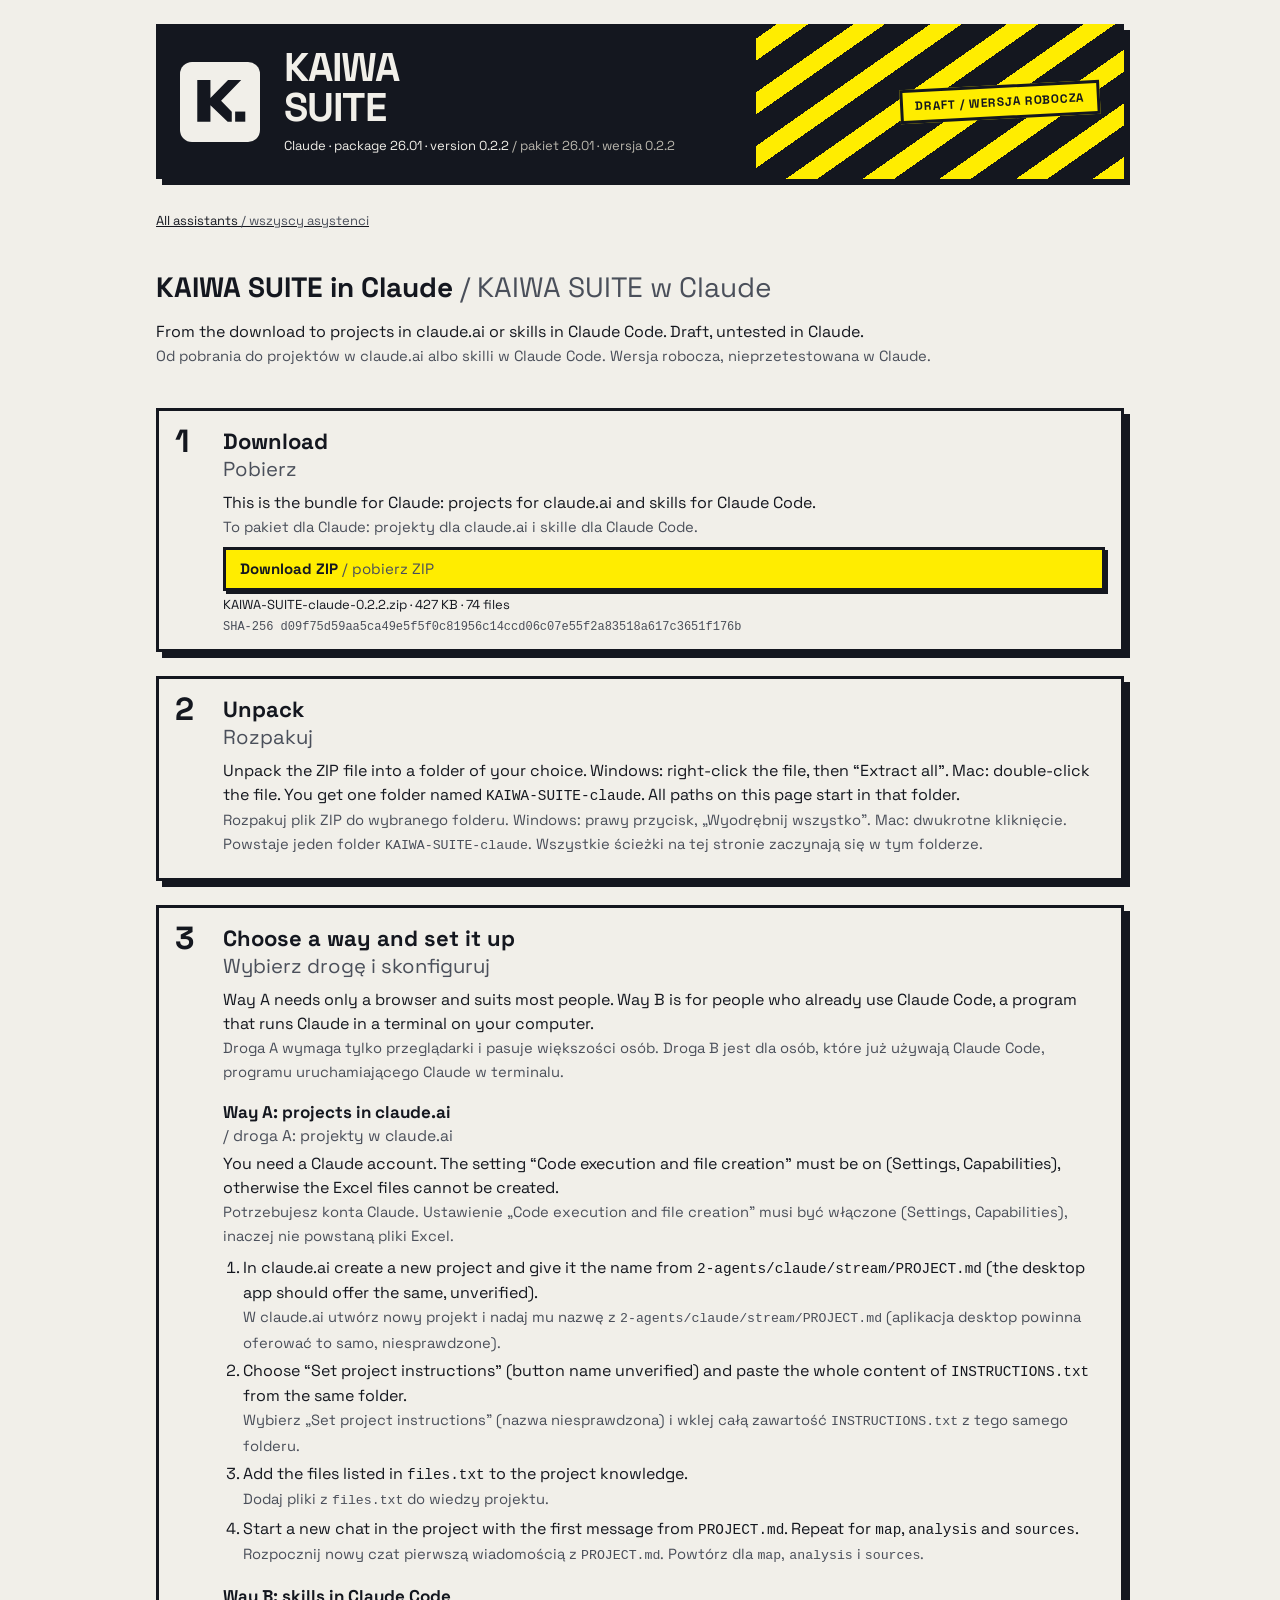
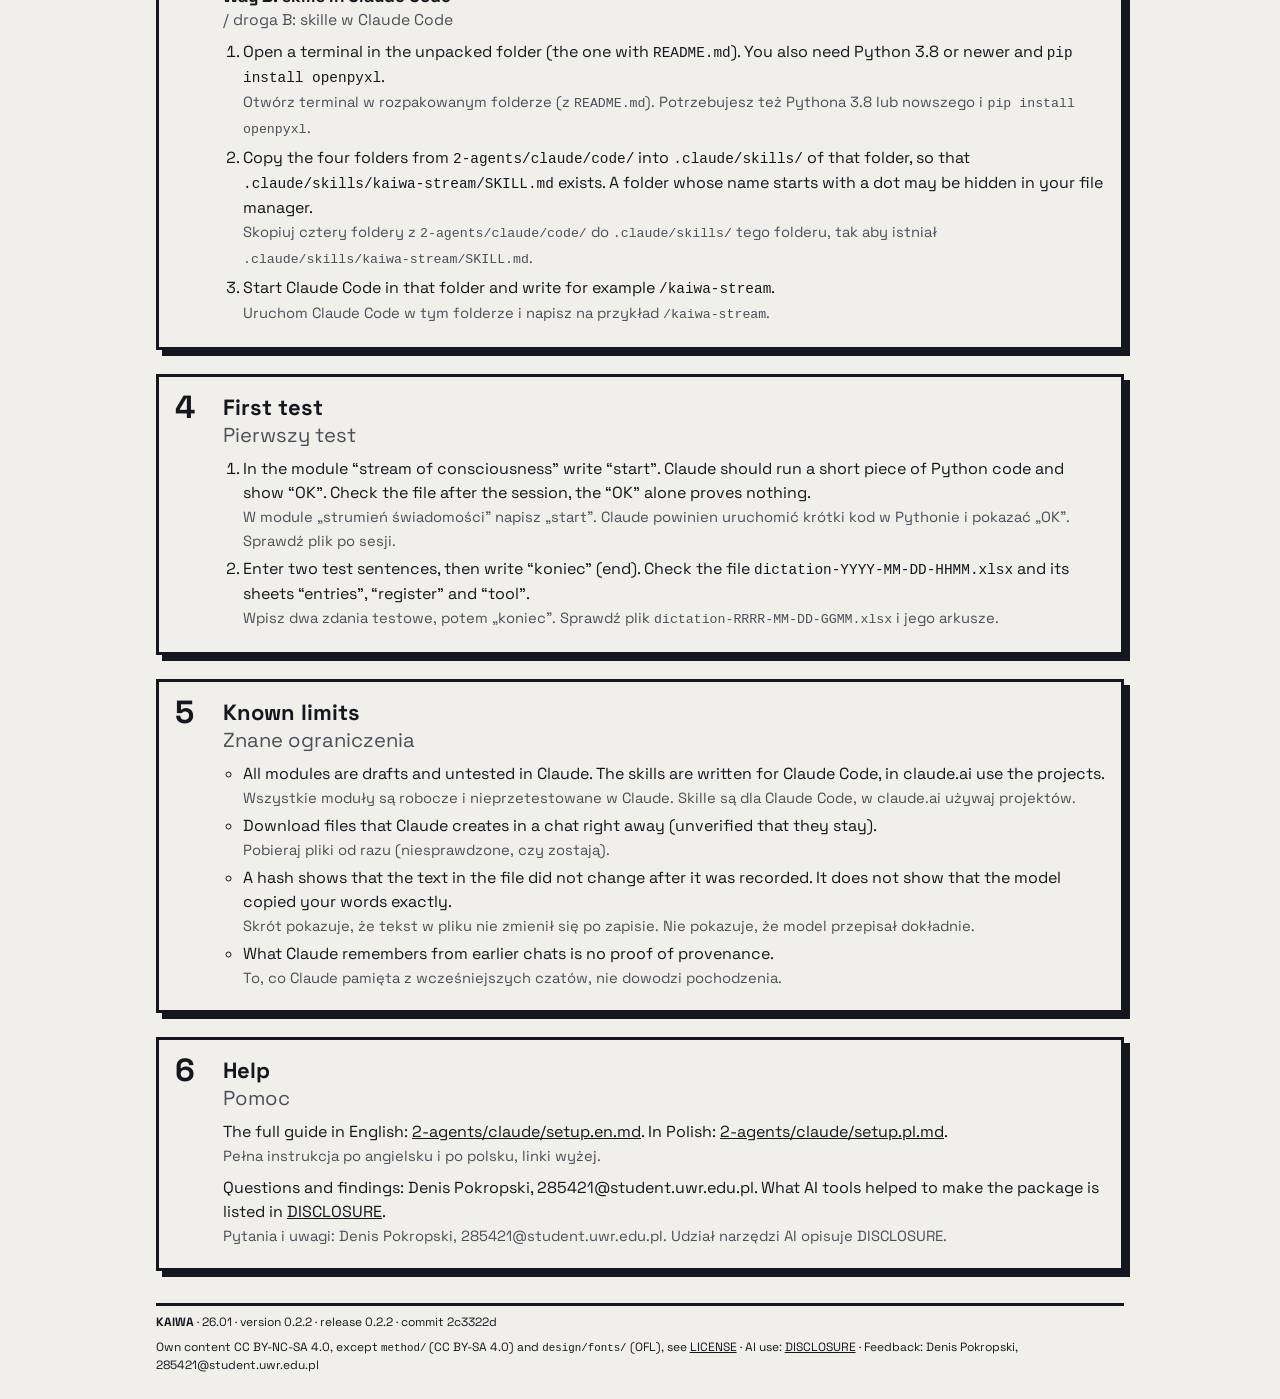
<file: get/claude.html>
<!doctype html>
<html lang="en" data-theme="hell" data-mode="sw" data-base="../">
<head>
<meta charset="utf-8">
<meta name="viewport" content="width=device-width, initial-scale=1">
<title>KAIWA SUITE · Claude · Steps / Kroki</title>
<link rel="icon" href="../design/logo/kaiwa-icon-32.png">
<link rel="stylesheet" href="../design/fonts/fonts.css">
<link rel="stylesheet" href="../design/design-system/tokens.css">
<link rel="stylesheet" href="pages.css">
</head>
<body>
<a class="skip" href="#steps">Skip to the steps <span class="alt">/ przejdź do kroków</span></a>
<div class="page">
  <header class="doc-head">
    <div class="band" aria-hidden="true"></div>
    <img id="logo" src="../design/design-system/assets/Logos/kaiwa-icon-hell.svg" alt="KAIWA">
    <div>
      <div class="wordmark"><span>KAIWA</span><span>SUITE</span></div>
      <div class="meta">Claude · package 26.01 · version 0.2.2 <span class="alt">/ pakiet 26.01 · wersja 0.2.2</span></div>
    </div>
    <div class="sticker">draft / wersja robocza</div>
  </header>
  <p class="crumb"><a href="../index.html">All assistants <span class="alt">/ wszyscy asystenci</span></a></p>

  <section class="stack">
    <h1>KAIWA SUITE in Claude <span class="alt">/ KAIWA SUITE w Claude</span></h1>
    <p>From the download to projects in claude.ai or skills in Claude Code. Draft, untested in Claude. <span class="alt">Od pobrania do projektów w claude.ai albo skilli w Claude Code. Wersja robocza, nieprzetestowana w Claude.</span></p>
  </section>

  <ol class="steps" id="steps">
<li><h2>Download <span class="alt">Pobierz</span></h2><p>This is the bundle for Claude: projects for claude.ai and skills for Claude Code. <span class="alt">To pakiet dla Claude: projekty dla claude.ai i skille dla Claude Code.</span></p><div class="dl" data-pkg="claude" aria-live="polite" data-nolang>Loading… / ładowanie…</div></li>
<li><h2>Unpack <span class="alt">Rozpakuj</span></h2><p>Unpack the ZIP file into a folder of your choice. Windows: right-click the file, then “Extract all”. Mac: double-click the file. You get one folder named <code>KAIWA-SUITE-claude</code>. All paths on this page start in that folder. <span class="alt">Rozpakuj plik ZIP do wybranego folderu. Windows: prawy przycisk, „Wyodrębnij wszystko”. Mac: dwukrotne kliknięcie. Powstaje jeden folder <code>KAIWA-SUITE-claude</code>. Wszystkie ścieżki na tej stronie zaczynają się w tym folderze.</span></p></li>
<li><h2>Choose a way and set it up <span class="alt">Wybierz drogę i skonfiguruj</span></h2><p>Way A needs only a browser and suits most people. Way B is for people who already use Claude Code, a program that runs Claude in a terminal on your computer. <span class="alt">Droga A wymaga tylko przeglądarki i pasuje większości osób. Droga B jest dla osób, które już używają Claude Code, programu uruchamiającego Claude w terminalu.</span></p><h3>Way A: projects in claude.ai <span class="alt">/ droga A: projekty w claude.ai</span></h3><p>You need a Claude account. The setting “Code execution and file creation” must be on (Settings, Capabilities), otherwise the Excel files cannot be created. <span class="alt">Potrzebujesz konta Claude. Ustawienie „Code execution and file creation” musi być włączone (Settings, Capabilities), inaczej nie powstaną pliki Excel.</span></p><ol><li>In claude.ai create a new project and give it the name from <code>2-agents/claude/stream/PROJECT.md</code> (the desktop app should offer the same, unverified). <span class="alt">W claude.ai utwórz nowy projekt i nadaj mu nazwę z <code>2-agents/claude/stream/PROJECT.md</code> (aplikacja desktop powinna oferować to samo, niesprawdzone).</span></li><li>Choose “Set project instructions” (button name unverified) and paste the whole content of <code>INSTRUCTIONS.txt</code> from the same folder. <span class="alt">Wybierz „Set project instructions” (nazwa niesprawdzona) i wklej całą zawartość <code>INSTRUCTIONS.txt</code> z tego samego folderu.</span></li><li>Add the files listed in <code>files.txt</code> to the project knowledge. <span class="alt">Dodaj pliki z <code>files.txt</code> do wiedzy projektu.</span></li><li>Start a new chat in the project with the first message from <code>PROJECT.md</code>. Repeat for <code>map</code>, <code>analysis</code> and <code>sources</code>. <span class="alt">Rozpocznij nowy czat pierwszą wiadomością z <code>PROJECT.md</code>. Powtórz dla <code>map</code>, <code>analysis</code> i <code>sources</code>.</span></li></ol><h3>Way B: skills in Claude Code <span class="alt">/ droga B: skille w Claude Code</span></h3><ol><li>Open a terminal in the unpacked folder (the one with <code>README.md</code>). You also need Python 3.8 or newer and <code>pip install openpyxl</code>. <span class="alt">Otwórz terminal w rozpakowanym folderze (z <code>README.md</code>). Potrzebujesz też Pythona 3.8 lub nowszego i <code>pip install openpyxl</code>.</span></li><li>Copy the four folders from <code>2-agents/claude/code/</code> into <code>.claude/skills/</code> of that folder, so that <code>.claude/skills/kaiwa-stream/SKILL.md</code> exists. A folder whose name starts with a dot may be hidden in your file manager. <span class="alt">Skopiuj cztery foldery z <code>2-agents/claude/code/</code> do <code>.claude/skills/</code> tego folderu, tak aby istniał <code>.claude/skills/kaiwa-stream/SKILL.md</code>.</span></li><li>Start Claude Code in that folder and write for example <code>/kaiwa-stream</code>. <span class="alt">Uruchom Claude Code w tym folderze i napisz na przykład <code>/kaiwa-stream</code>.</span></li></ol></li>
<li><h2>First test <span class="alt">Pierwszy test</span></h2><ol><li>In the module “stream of consciousness” write “start”. Claude should run a short piece of Python code and show “OK”. Check the file after the session, the “OK” alone proves nothing. <span class="alt">W module „strumień świadomości” napisz „start”. Claude powinien uruchomić krótki kod w Pythonie i pokazać „OK”. Sprawdź plik po sesji.</span></li><li>Enter two test sentences, then write “koniec” (end). Check the file <code>dictation-YYYY-MM-DD-HHMM.xlsx</code> and its sheets “entries”, “register” and “tool”. <span class="alt">Wpisz dwa zdania testowe, potem „koniec”. Sprawdź plik <code>dictation-RRRR-MM-DD-GGMM.xlsx</code> i jego arkusze.</span></li></ol></li>
<li><h2>Known limits <span class="alt">Znane ograniczenia</span></h2><ul><li>All modules are drafts and untested in Claude. The skills are written for Claude Code, in claude.ai use the projects. <span class="alt">Wszystkie moduły są robocze i nieprzetestowane w Claude. Skille są dla Claude Code, w claude.ai używaj projektów.</span></li><li>Download files that Claude creates in a chat right away (unverified that they stay). <span class="alt">Pobieraj pliki od razu (niesprawdzone, czy zostają).</span></li><li>A hash shows that the text in the file did not change after it was recorded. It does not show that the model copied your words exactly. <span class="alt">Skrót pokazuje, że tekst w pliku nie zmienił się po zapisie. Nie pokazuje, że model przepisał dokładnie.</span></li><li>What Claude remembers from earlier chats is no proof of provenance. <span class="alt">To, co Claude pamięta z wcześniejszych czatów, nie dowodzi pochodzenia.</span></li></ul></li>
<li><h2>Help <span class="alt">Pomoc</span></h2><p>The full guide in English: <a href="https://github.com/mentalpinG-Ops/KAIWA-SUITE/blob/main/2-agents/claude/setup.en.md">2-agents/claude/setup.en.md</a>. In Polish: <a href="https://github.com/mentalpinG-Ops/KAIWA-SUITE/blob/main/2-agents/claude/setup.pl.md">2-agents/claude/setup.pl.md</a>. <span class="alt">Pełna instrukcja po angielsku i po polsku, linki wyżej.</span></p><p>Questions and findings: Denis Pokropski, 285421@student.uwr.edu.pl. What AI tools helped to make the package is listed in <a href="https://github.com/mentalpinG-Ops/KAIWA-SUITE/blob/main/DISCLOSURE.md">DISCLOSURE</a>. <span class="alt">Pytania i uwagi: Denis Pokropski, 285421@student.uwr.edu.pl. Udział narzędzi AI opisuje DISCLOSURE.</span></p></li>
  </ol>

  <footer class="foot">
    <span><b>KAIWA</b> · 26.01 · version 0.2.2 · <span id="release-stamp">release not published yet</span></span>
    <span>Own content CC BY-NC-SA 4.0, except <code>method/</code> (CC BY-SA 4.0) and <code>design/fonts/</code> (OFL), see <a href="https://github.com/mentalpinG-Ops/KAIWA-SUITE/blob/main/LICENSE">LICENSE</a> · AI use: <a href="https://github.com/mentalpinG-Ops/KAIWA-SUITE/blob/main/DISCLOSURE.md">DISCLOSURE</a> · Feedback: Denis Pokropski, 285421@student.uwr.edu.pl</span>
  </footer>
</div>
<script src="pages.js"></script>
</body>
</html>
</file>
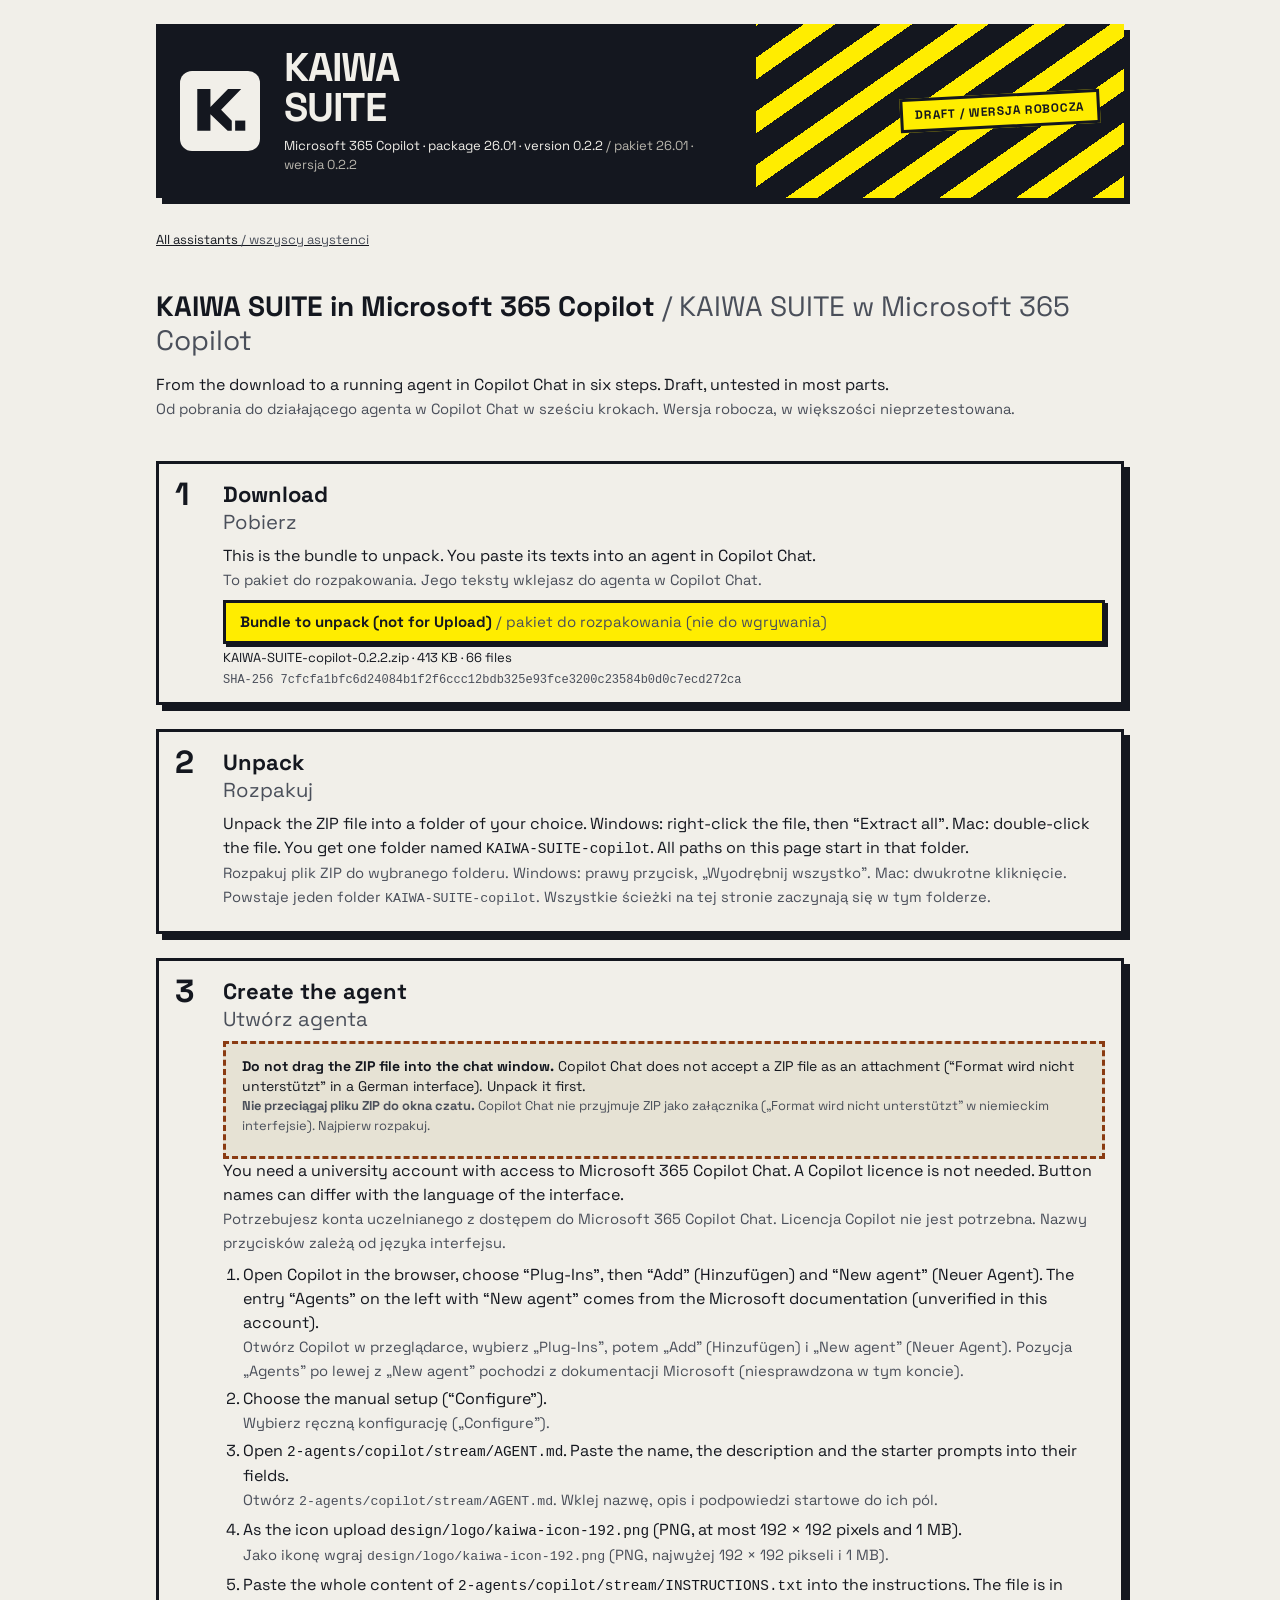
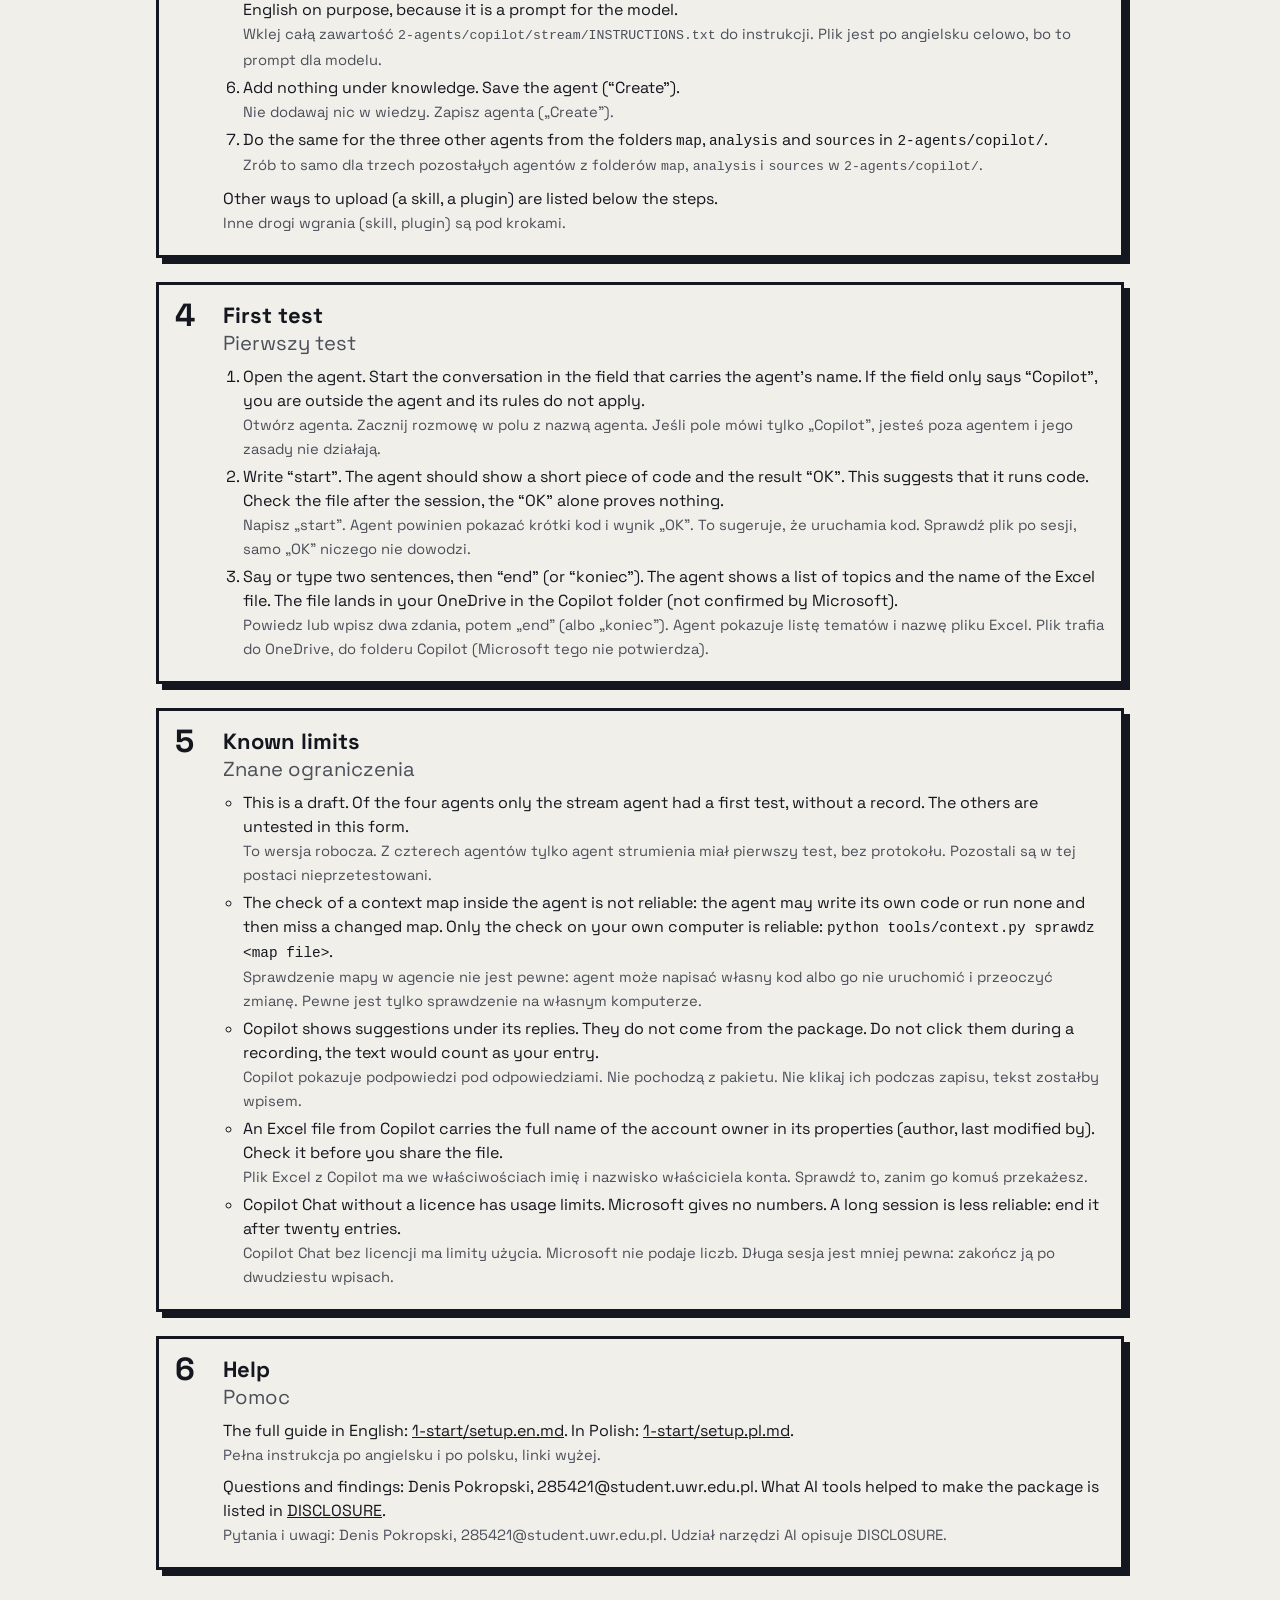
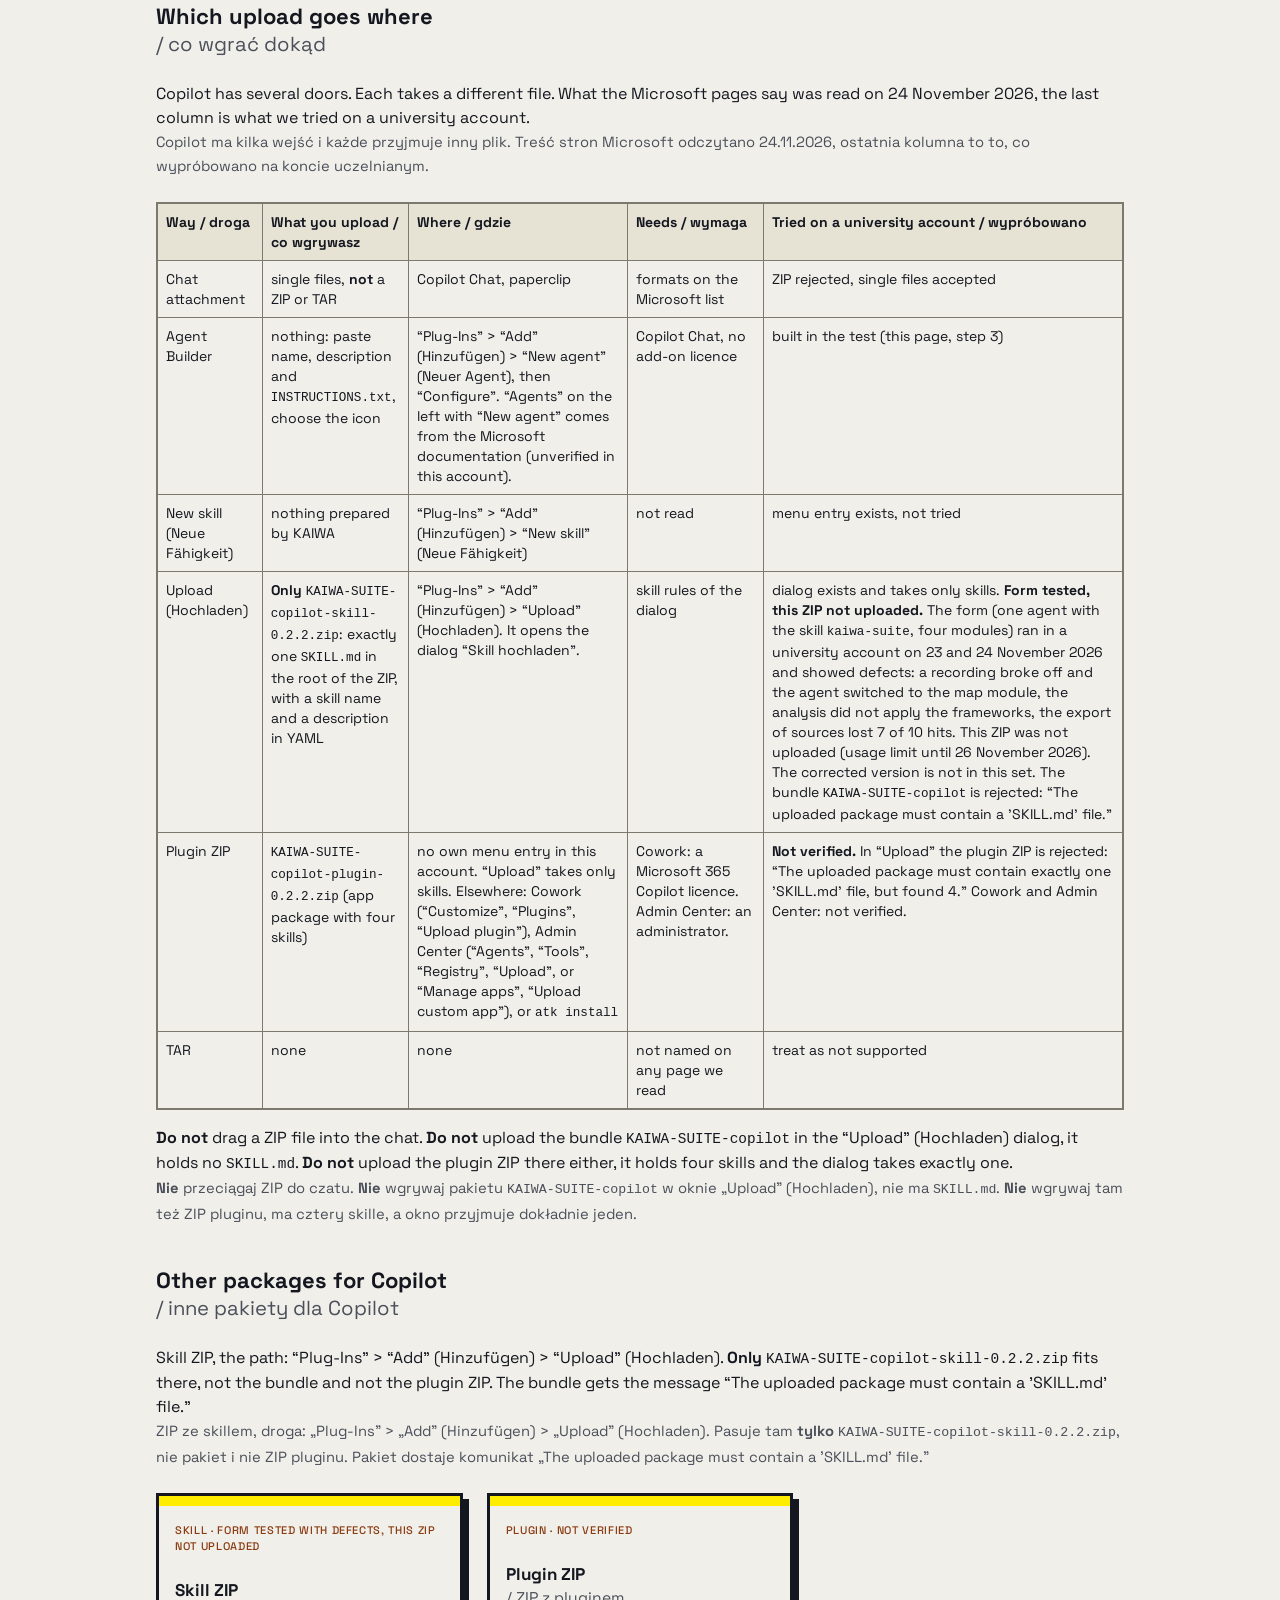
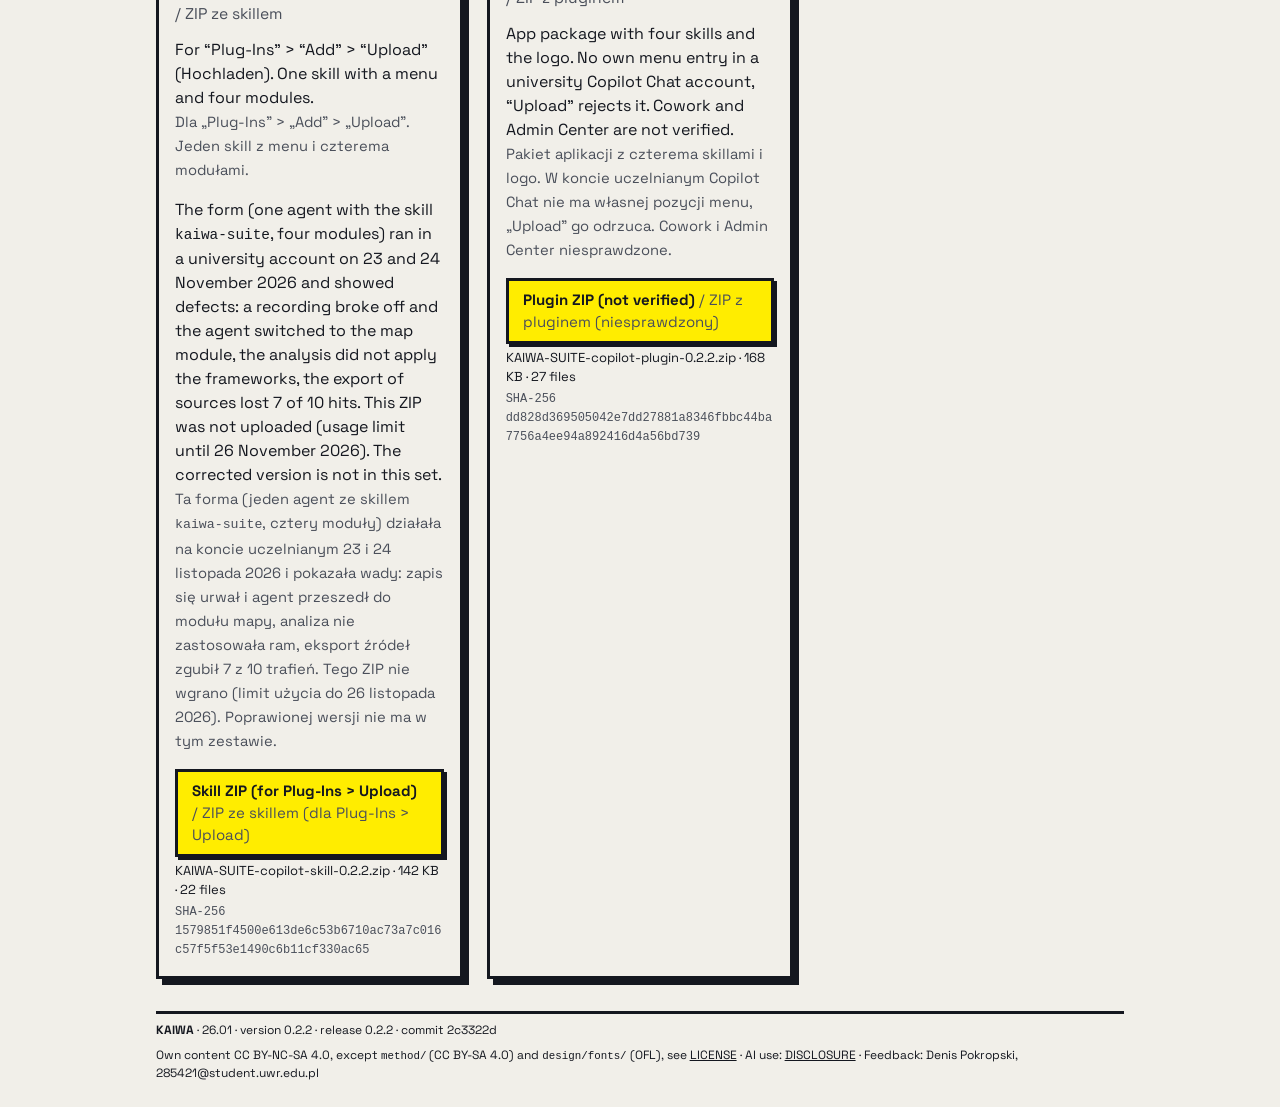
<file: get/copilot.html>
<!doctype html>
<html lang="en" data-theme="hell" data-mode="sw" data-base="../">
<head>
<meta charset="utf-8">
<meta name="viewport" content="width=device-width, initial-scale=1">
<title>KAIWA SUITE · Microsoft 365 Copilot · Steps / Kroki</title>
<link rel="icon" href="../design/logo/kaiwa-icon-32.png">
<link rel="stylesheet" href="../design/fonts/fonts.css">
<link rel="stylesheet" href="../design/design-system/tokens.css">
<link rel="stylesheet" href="pages.css">
</head>
<body>
<a class="skip" href="#steps">Skip to the steps <span class="alt">/ przejdź do kroków</span></a>
<div class="page">
  <header class="doc-head">
    <div class="band" aria-hidden="true"></div>
    <img id="logo" src="../design/design-system/assets/Logos/kaiwa-icon-hell.svg" alt="KAIWA">
    <div>
      <div class="wordmark"><span>KAIWA</span><span>SUITE</span></div>
      <div class="meta">Microsoft 365 Copilot · package 26.01 · version 0.2.2 <span class="alt">/ pakiet 26.01 · wersja 0.2.2</span></div>
    </div>
    <div class="sticker">draft / wersja robocza</div>
  </header>
  <p class="crumb"><a href="../index.html">All assistants <span class="alt">/ wszyscy asystenci</span></a></p>

  <section class="stack">
    <h1>KAIWA SUITE in Microsoft 365 Copilot <span class="alt">/ KAIWA SUITE w Microsoft 365 Copilot</span></h1>
    <p>From the download to a running agent in Copilot Chat in six steps. Draft, untested in most parts. <span class="alt">Od pobrania do działającego agenta w Copilot Chat w sześciu krokach. Wersja robocza, w większości nieprzetestowana.</span></p>
  </section>

  <ol class="steps" id="steps">
<li><h2>Download <span class="alt">Pobierz</span></h2><p>This is the bundle to unpack. You paste its texts into an agent in Copilot Chat. <span class="alt">To pakiet do rozpakowania. Jego teksty wklejasz do agenta w Copilot Chat.</span></p><div class="dl" data-pkg="copilot" data-label="Bundle to unpack (not for Upload)" data-label-pl="pakiet do rozpakowania (nie do wgrywania)" aria-live="polite" data-nolang>Loading… / ładowanie…</div></li>
<li><h2>Unpack <span class="alt">Rozpakuj</span></h2><p>Unpack the ZIP file into a folder of your choice. Windows: right-click the file, then “Extract all”. Mac: double-click the file. You get one folder named <code>KAIWA-SUITE-copilot</code>. All paths on this page start in that folder. <span class="alt">Rozpakuj plik ZIP do wybranego folderu. Windows: prawy przycisk, „Wyodrębnij wszystko”. Mac: dwukrotne kliknięcie. Powstaje jeden folder <code>KAIWA-SUITE-copilot</code>. Wszystkie ścieżki na tej stronie zaczynają się w tym folderze.</span></p></li>
<li><h2>Create the agent <span class="alt">Utwórz agenta</span></h2><div class="warn" role="note"><p><strong>Do not drag the ZIP file into the chat window.</strong> Copilot Chat does not accept a ZIP file as an attachment (“Format wird nicht unterstützt” in a German interface). Unpack it first. <span class="alt"><strong>Nie przeciągaj pliku ZIP do okna czatu.</strong> Copilot Chat nie przyjmuje ZIP jako załącznika („Format wird nicht unterstützt” w niemieckim interfejsie). Najpierw rozpakuj.</span></p></div><p>You need a university account with access to Microsoft 365 Copilot Chat. A Copilot licence is not needed. Button names can differ with the language of the interface. <span class="alt">Potrzebujesz konta uczelnianego z dostępem do Microsoft 365 Copilot Chat. Licencja Copilot nie jest potrzebna. Nazwy przycisków zależą od języka interfejsu.</span></p><ol><li>Open Copilot in the browser, choose “Plug-Ins”, then “Add” (Hinzufügen) and “New agent” (Neuer Agent). The entry “Agents” on the left with “New agent” comes from the Microsoft documentation (unverified in this account). <span class="alt">Otwórz Copilot w przeglądarce, wybierz „Plug-Ins”, potem „Add” (Hinzufügen) i „New agent” (Neuer Agent). Pozycja „Agents” po lewej z „New agent” pochodzi z dokumentacji Microsoft (niesprawdzona w tym koncie).</span></li><li>Choose the manual setup (“Configure”). <span class="alt">Wybierz ręczną konfigurację („Configure”).</span></li><li>Open <code>2-agents/copilot/stream/AGENT.md</code>. Paste the name, the description and the starter prompts into their fields. <span class="alt">Otwórz <code>2-agents/copilot/stream/AGENT.md</code>. Wklej nazwę, opis i podpowiedzi startowe do ich pól.</span></li><li>As the icon upload <code>design/logo/kaiwa-icon-192.png</code> (PNG, at most 192 × 192 pixels and 1 MB). <span class="alt">Jako ikonę wgraj <code>design/logo/kaiwa-icon-192.png</code> (PNG, najwyżej 192 × 192 pikseli i 1 MB).</span></li><li>Paste the whole content of <code>2-agents/copilot/stream/INSTRUCTIONS.txt</code> into the instructions. The file is in English on purpose, because it is a prompt for the model. <span class="alt">Wklej całą zawartość <code>2-agents/copilot/stream/INSTRUCTIONS.txt</code> do instrukcji. Plik jest po angielsku celowo, bo to prompt dla modelu.</span></li><li>Add nothing under knowledge. Save the agent (“Create”). <span class="alt">Nie dodawaj nic w wiedzy. Zapisz agenta („Create”).</span></li><li>Do the same for the three other agents from the folders <code>map</code>, <code>analysis</code> and <code>sources</code> in <code>2-agents/copilot/</code>. <span class="alt">Zrób to samo dla trzech pozostałych agentów z folderów <code>map</code>, <code>analysis</code> i <code>sources</code> w <code>2-agents/copilot/</code>.</span></li></ol><p>Other ways to upload (a skill, a plugin) are listed below the steps. <span class="alt">Inne drogi wgrania (skill, plugin) są pod krokami.</span></p></li>
<li><h2>First test <span class="alt">Pierwszy test</span></h2><ol><li>Open the agent. Start the conversation in the field that carries the agent’s name. If the field only says “Copilot”, you are outside the agent and its rules do not apply. <span class="alt">Otwórz agenta. Zacznij rozmowę w polu z nazwą agenta. Jeśli pole mówi tylko „Copilot”, jesteś poza agentem i jego zasady nie działają.</span></li><li>Write “start”. The agent should show a short piece of code and the result “OK”. This suggests that it runs code. Check the file after the session, the “OK” alone proves nothing. <span class="alt">Napisz „start”. Agent powinien pokazać krótki kod i wynik „OK”. To sugeruje, że uruchamia kod. Sprawdź plik po sesji, samo „OK” niczego nie dowodzi.</span></li><li>Say or type two sentences, then “end” (or “koniec”). The agent shows a list of topics and the name of the Excel file. The file lands in your OneDrive in the Copilot folder (not confirmed by Microsoft). <span class="alt">Powiedz lub wpisz dwa zdania, potem „end” (albo „koniec”). Agent pokazuje listę tematów i nazwę pliku Excel. Plik trafia do OneDrive, do folderu Copilot (Microsoft tego nie potwierdza).</span></li></ol></li>
<li><h2>Known limits <span class="alt">Znane ograniczenia</span></h2><ul><li>This is a draft. Of the four agents only the stream agent had a first test, without a record. The others are untested in this form. <span class="alt">To wersja robocza. Z czterech agentów tylko agent strumienia miał pierwszy test, bez protokołu. Pozostali są w tej postaci nieprzetestowani.</span></li><li>The check of a context map inside the agent is not reliable: the agent may write its own code or run none and then miss a changed map. Only the check on your own computer is reliable: <code>python tools/context.py sprawdz &lt;map file&gt;</code>. <span class="alt">Sprawdzenie mapy w agencie nie jest pewne: agent może napisać własny kod albo go nie uruchomić i przeoczyć zmianę. Pewne jest tylko sprawdzenie na własnym komputerze.</span></li><li>Copilot shows suggestions under its replies. They do not come from the package. Do not click them during a recording, the text would count as your entry. <span class="alt">Copilot pokazuje podpowiedzi pod odpowiedziami. Nie pochodzą z pakietu. Nie klikaj ich podczas zapisu, tekst zostałby wpisem.</span></li><li>An Excel file from Copilot carries the full name of the account owner in its properties (author, last modified by). Check it before you share the file. <span class="alt">Plik Excel z Copilot ma we właściwościach imię i nazwisko właściciela konta. Sprawdź to, zanim go komuś przekażesz.</span></li><li>Copilot Chat without a licence has usage limits. Microsoft gives no numbers. A long session is less reliable: end it after twenty entries. <span class="alt">Copilot Chat bez licencji ma limity użycia. Microsoft nie podaje liczb. Długa sesja jest mniej pewna: zakończ ją po dwudziestu wpisach.</span></li></ul></li>
<li><h2>Help <span class="alt">Pomoc</span></h2><p>The full guide in English: <a href="https://github.com/mentalpinG-Ops/KAIWA-SUITE/blob/main/1-start/setup.en.md">1-start/setup.en.md</a>. In Polish: <a href="https://github.com/mentalpinG-Ops/KAIWA-SUITE/blob/main/1-start/setup.pl.md">1-start/setup.pl.md</a>. <span class="alt">Pełna instrukcja po angielsku i po polsku, linki wyżej.</span></p><p>Questions and findings: Denis Pokropski, 285421@student.uwr.edu.pl. What AI tools helped to make the package is listed in <a href="https://github.com/mentalpinG-Ops/KAIWA-SUITE/blob/main/DISCLOSURE.md">DISCLOSURE</a>. <span class="alt">Pytania i uwagi: Denis Pokropski, 285421@student.uwr.edu.pl. Udział narzędzi AI opisuje DISCLOSURE.</span></p></li>
  </ol>

  <section class="stack" aria-labelledby="upl">
    <h2 id="upl">Which upload goes where <span class="alt">/ co wgrać dokąd</span></h2>
    <p>Copilot has several doors. Each takes a different file. What the Microsoft pages say was read on 24 November 2026, the last column is what we tried on a university account.
      <span class="alt">Copilot ma kilka wejść i każde przyjmuje inny plik. Treść stron Microsoft odczytano 24.11.2026, ostatnia kolumna to to, co wypróbowano na koncie uczelnianym.</span></p>
    <div class="tablewrap" role="region" aria-label="Which upload goes where" tabindex="0"><table>
      <thead><tr><th>Way / droga</th><th>What you upload / co wgrywasz</th><th>Where / gdzie</th><th>Needs / wymaga</th><th>Tried on a university account / wypróbowano</th></tr></thead>
      <tbody>
        <tr><td>Chat attachment</td><td>single files, <strong>not</strong> a ZIP or TAR</td><td>Copilot Chat, paperclip</td><td>formats on the Microsoft list</td><td>ZIP rejected, single files accepted</td></tr>
        <tr><td>Agent Builder</td><td>nothing: paste name, description and <code>INSTRUCTIONS.txt</code>, choose the icon</td><td>“Plug-Ins” &gt; “Add” (Hinzufügen) &gt; “New agent” (Neuer Agent), then “Configure”. “Agents” on the left with “New agent” comes from the Microsoft documentation (unverified in this account).</td><td>Copilot Chat, no add-on licence</td><td>built in the test (this page, step 3)</td></tr>
        <tr><td>New skill (Neue Fähigkeit)</td><td>nothing prepared by KAIWA</td><td>“Plug-Ins” &gt; “Add” (Hinzufügen) &gt; “New skill” (Neue Fähigkeit)</td><td>not read</td><td>menu entry exists, not tried</td></tr>
        <tr><td>Upload (Hochladen)</td><td><strong>Only</strong> <code>KAIWA-SUITE-copilot-skill-0.2.2.zip</code>: exactly one <code>SKILL.md</code> in the root of the ZIP, with a skill name and a description in YAML</td><td>“Plug-Ins” &gt; “Add” (Hinzufügen) &gt; “Upload” (Hochladen). It opens the dialog “Skill hochladen”.</td><td>skill rules of the dialog</td><td>dialog exists and takes only skills. <strong>Form tested, this ZIP not uploaded.</strong> The form (one agent with the skill <code>kaiwa-suite</code>, four modules) ran in a university account on 23 and 24 November 2026 and showed defects: a recording broke off and the agent switched to the map module, the analysis did not apply the frameworks, the export of sources lost 7 of 10 hits. This ZIP was not uploaded (usage limit until 26 November 2026). The corrected version is not in this set. The bundle <code>KAIWA-SUITE-copilot</code> is rejected: “The uploaded package must contain a 'SKILL.md' file.”</td></tr>
        <tr><td>Plugin ZIP</td><td><code>KAIWA-SUITE-copilot-plugin-0.2.2.zip</code> (app package with four skills)</td><td>no own menu entry in this account. “Upload” takes only skills. Elsewhere: Cowork (“Customize”, “Plugins”, “Upload plugin”), Admin Center (“Agents”, “Tools”, “Registry”, “Upload”, or “Manage apps”, “Upload custom app”), or <code>atk install</code></td><td>Cowork: a Microsoft 365 Copilot licence. Admin Center: an administrator.</td><td><strong>Not verified.</strong> In “Upload” the plugin ZIP is rejected: “The uploaded package must contain exactly one 'SKILL.md' file, but found 4.” Cowork and Admin Center: not verified.</td></tr>
        <tr><td>TAR</td><td>none</td><td>none</td><td>not named on any page we read</td><td>treat as not supported</td></tr>
      </tbody>
    </table></div>
    <p><strong>Do not</strong> drag a ZIP file into the chat. <strong>Do not</strong> upload the bundle <code>KAIWA-SUITE-copilot</code> in the “Upload” (Hochladen) dialog, it holds no <code>SKILL.md</code>. <strong>Do not</strong> upload the plugin ZIP there either, it holds four skills and the dialog takes exactly one.
      <span class="alt"><strong>Nie</strong> przeciągaj ZIP do czatu. <strong>Nie</strong> wgrywaj pakietu <code>KAIWA-SUITE-copilot</code> w oknie „Upload” (Hochladen), nie ma <code>SKILL.md</code>. <strong>Nie</strong> wgrywaj tam też ZIP pluginu, ma cztery skille, a okno przyjmuje dokładnie jeden.</span></p>
  </section>

  <section class="stack" aria-labelledby="oth">
    <h2 id="oth">Other packages for Copilot <span class="alt">/ inne pakiety dla Copilot</span></h2>
    <p>Skill ZIP, the path: “Plug-Ins” &gt; “Add” (Hinzufügen) &gt; “Upload” (Hochladen). <strong>Only</strong> <code>KAIWA-SUITE-copilot-skill-0.2.2.zip</code> fits there, not the bundle and not the plugin ZIP. The bundle gets the message “The uploaded package must contain a 'SKILL.md' file.”
      <span class="alt">ZIP ze skillem, droga: „Plug-Ins” &gt; „Add” (Hinzufügen) &gt; „Upload” (Hochladen). Pasuje tam <strong>tylko</strong> <code>KAIWA-SUITE-copilot-skill-0.2.2.zip</code>, nie pakiet i nie ZIP pluginu. Pakiet dostaje komunikat „The uploaded package must contain a 'SKILL.md' file.”</span></p>
    <div class="cards">
      <article class="card"><div class="strip" aria-hidden="true"></div><div class="body">
        <span class="badge">Skill · form tested with defects, this ZIP not uploaded</span>
        <h3>Skill ZIP <span class="alt">/ ZIP ze skillem</span></h3>
        <p>For “Plug-Ins” &gt; “Add” &gt; “Upload” (Hochladen). One skill with a menu and four modules. <span class="alt">Dla „Plug-Ins” &gt; „Add” &gt; „Upload”. Jeden skill z menu i czterema modułami.</span></p>
        <p>The form (one agent with the skill <code>kaiwa-suite</code>, four modules) ran in a university account on 23 and 24 November 2026 and showed defects: a recording broke off and the agent switched to the map module, the analysis did not apply the frameworks, the export of sources lost 7 of 10 hits. This ZIP was not uploaded (usage limit until 26 November 2026). The corrected version is not in this set. <span class="alt">Ta forma (jeden agent ze skillem <code>kaiwa-suite</code>, cztery moduły) działała na koncie uczelnianym 23 i 24 listopada 2026 i pokazała wady: zapis się urwał i agent przeszedł do modułu mapy, analiza nie zastosowała ram, eksport źródeł zgubił 7 z 10 trafień. Tego ZIP nie wgrano (limit użycia do 26 listopada 2026). Poprawionej wersji nie ma w tym zestawie.</span></p>
        <div class="dl" data-pkg="copilot-skill" data-label="Skill ZIP (for Plug-Ins &gt; Upload)" data-label-pl="ZIP ze skillem (dla Plug-Ins &gt; Upload)" aria-live="polite" data-nolang>Loading… / ładowanie…</div>
      </div></article>
      <article class="card"><div class="strip" aria-hidden="true"></div><div class="body">
        <span class="badge">Plugin · not verified</span>
        <h3>Plugin ZIP <span class="alt">/ ZIP z pluginem</span></h3>
        <p>App package with four skills and the logo. No own menu entry in a university Copilot Chat account, “Upload” rejects it. Cowork and Admin Center are not verified. <span class="alt">Pakiet aplikacji z czterema skillami i logo. W koncie uczelnianym Copilot Chat nie ma własnej pozycji menu, „Upload” go odrzuca. Cowork i Admin Center niesprawdzone.</span></p>
        <div class="dl" data-pkg="copilot-plugin" data-label="Plugin ZIP (not verified)" data-label-pl="ZIP z pluginem (niesprawdzony)" aria-live="polite" data-nolang>Loading… / ładowanie…</div>
      </div></article>
    </div>
  </section>

  <footer class="foot">
    <span><b>KAIWA</b> · 26.01 · version 0.2.2 · <span id="release-stamp">release not published yet</span></span>
    <span>Own content CC BY-NC-SA 4.0, except <code>method/</code> (CC BY-SA 4.0) and <code>design/fonts/</code> (OFL), see <a href="https://github.com/mentalpinG-Ops/KAIWA-SUITE/blob/main/LICENSE">LICENSE</a> · AI use: <a href="https://github.com/mentalpinG-Ops/KAIWA-SUITE/blob/main/DISCLOSURE.md">DISCLOSURE</a> · Feedback: Denis Pokropski, 285421@student.uwr.edu.pl</span>
  </footer>
</div>
<script src="pages.js"></script>
</body>
</html>
</file>
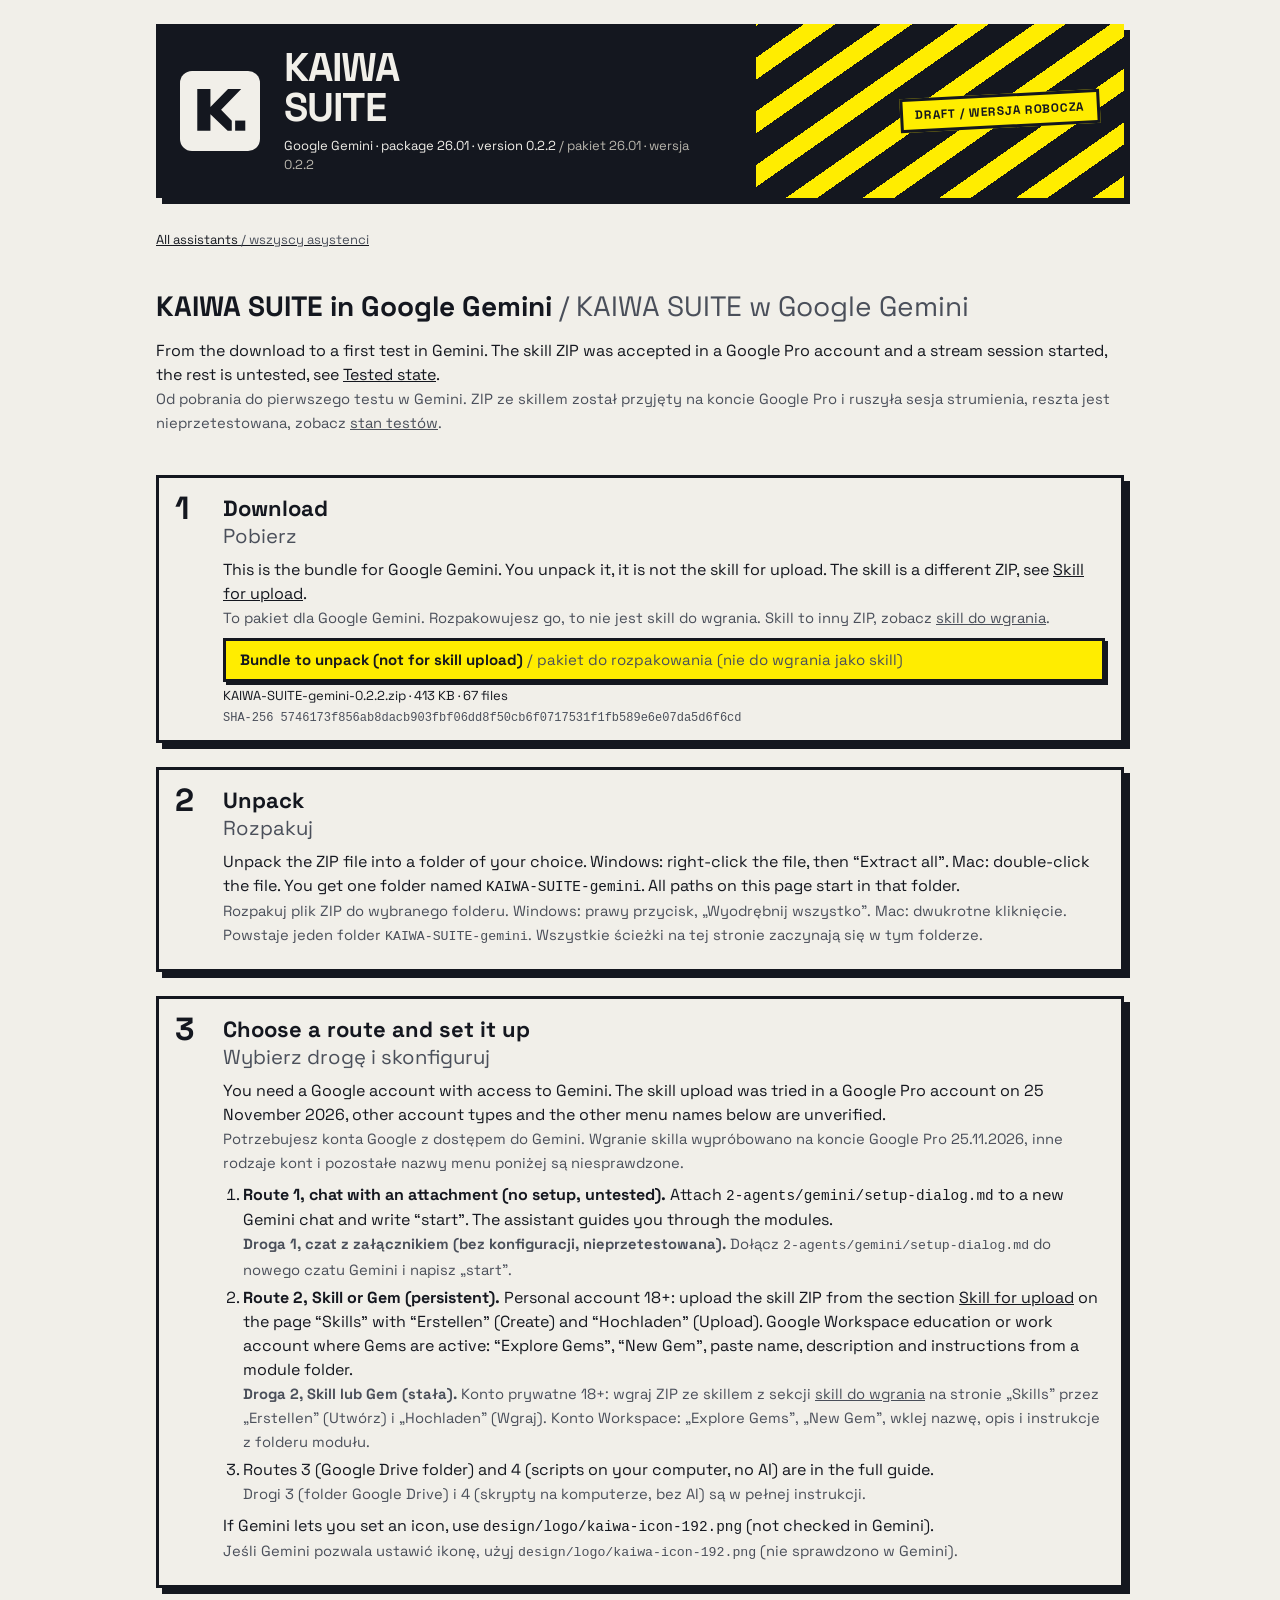
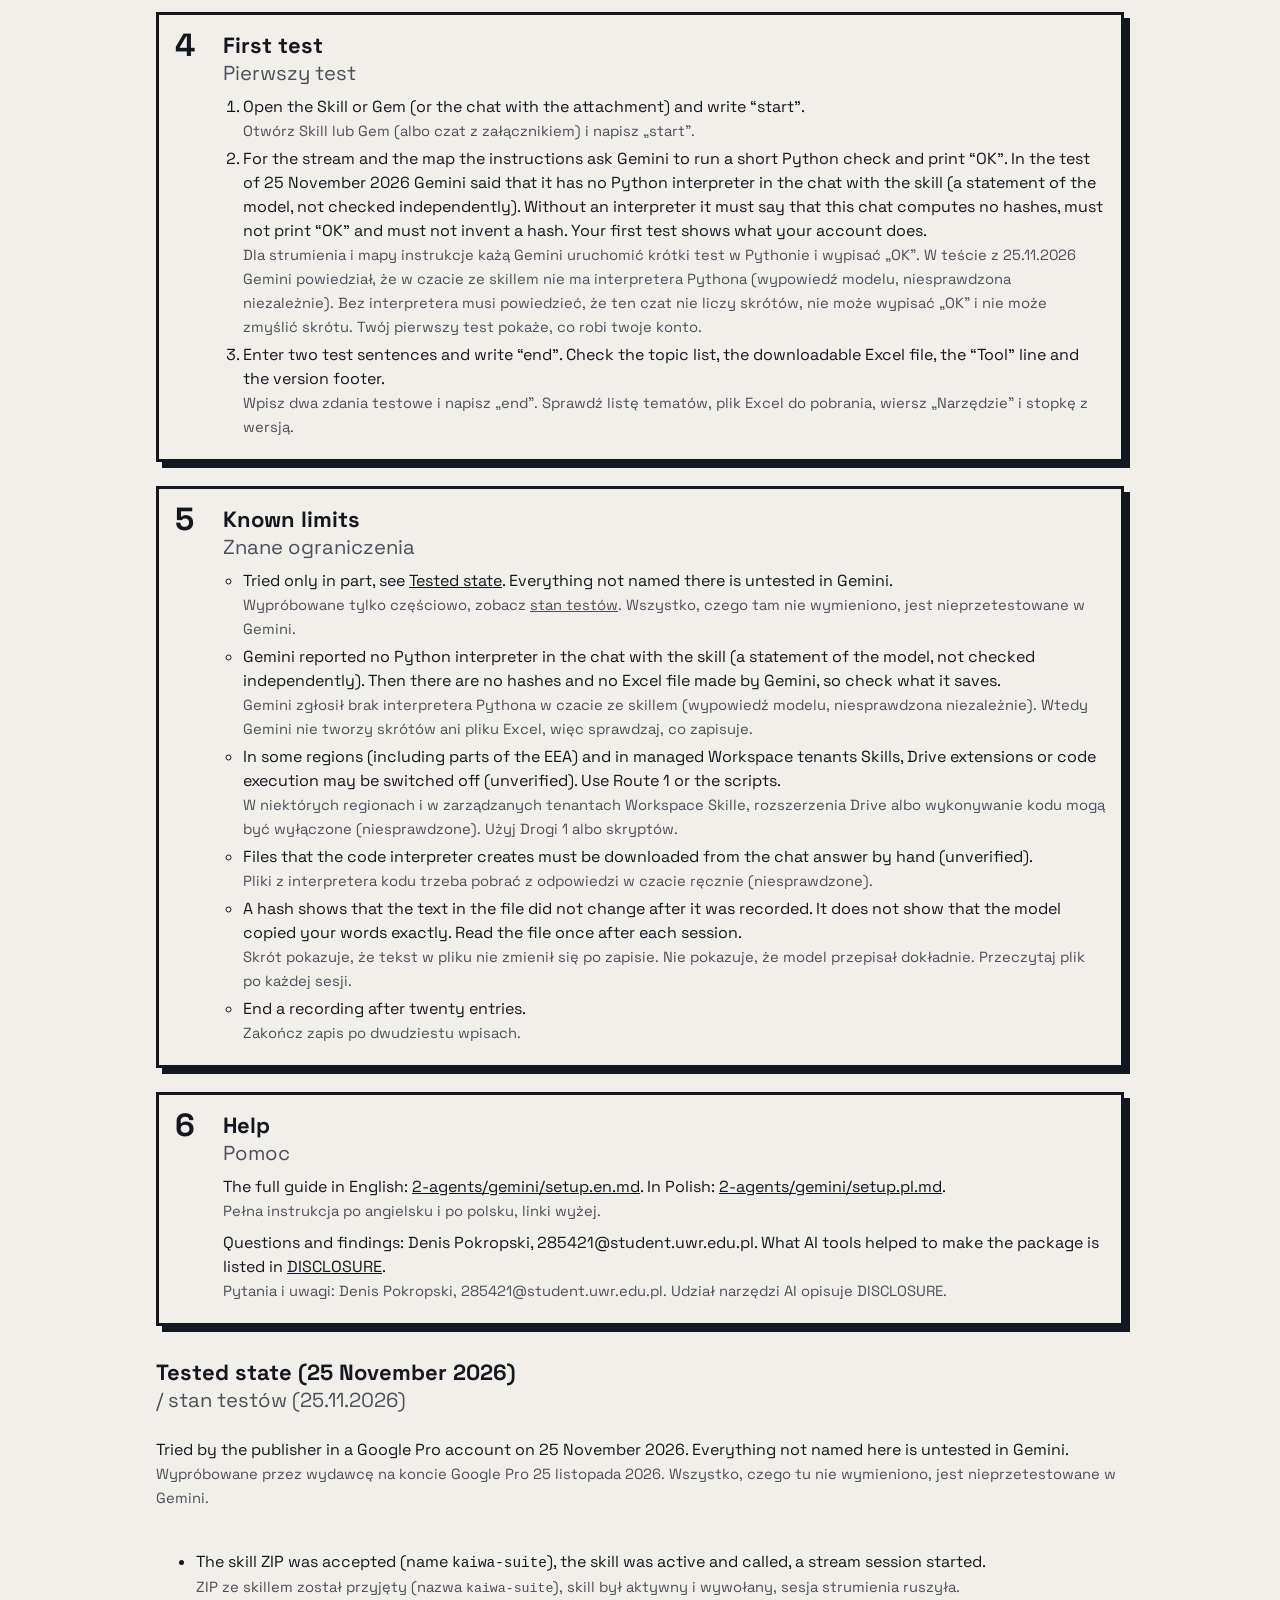
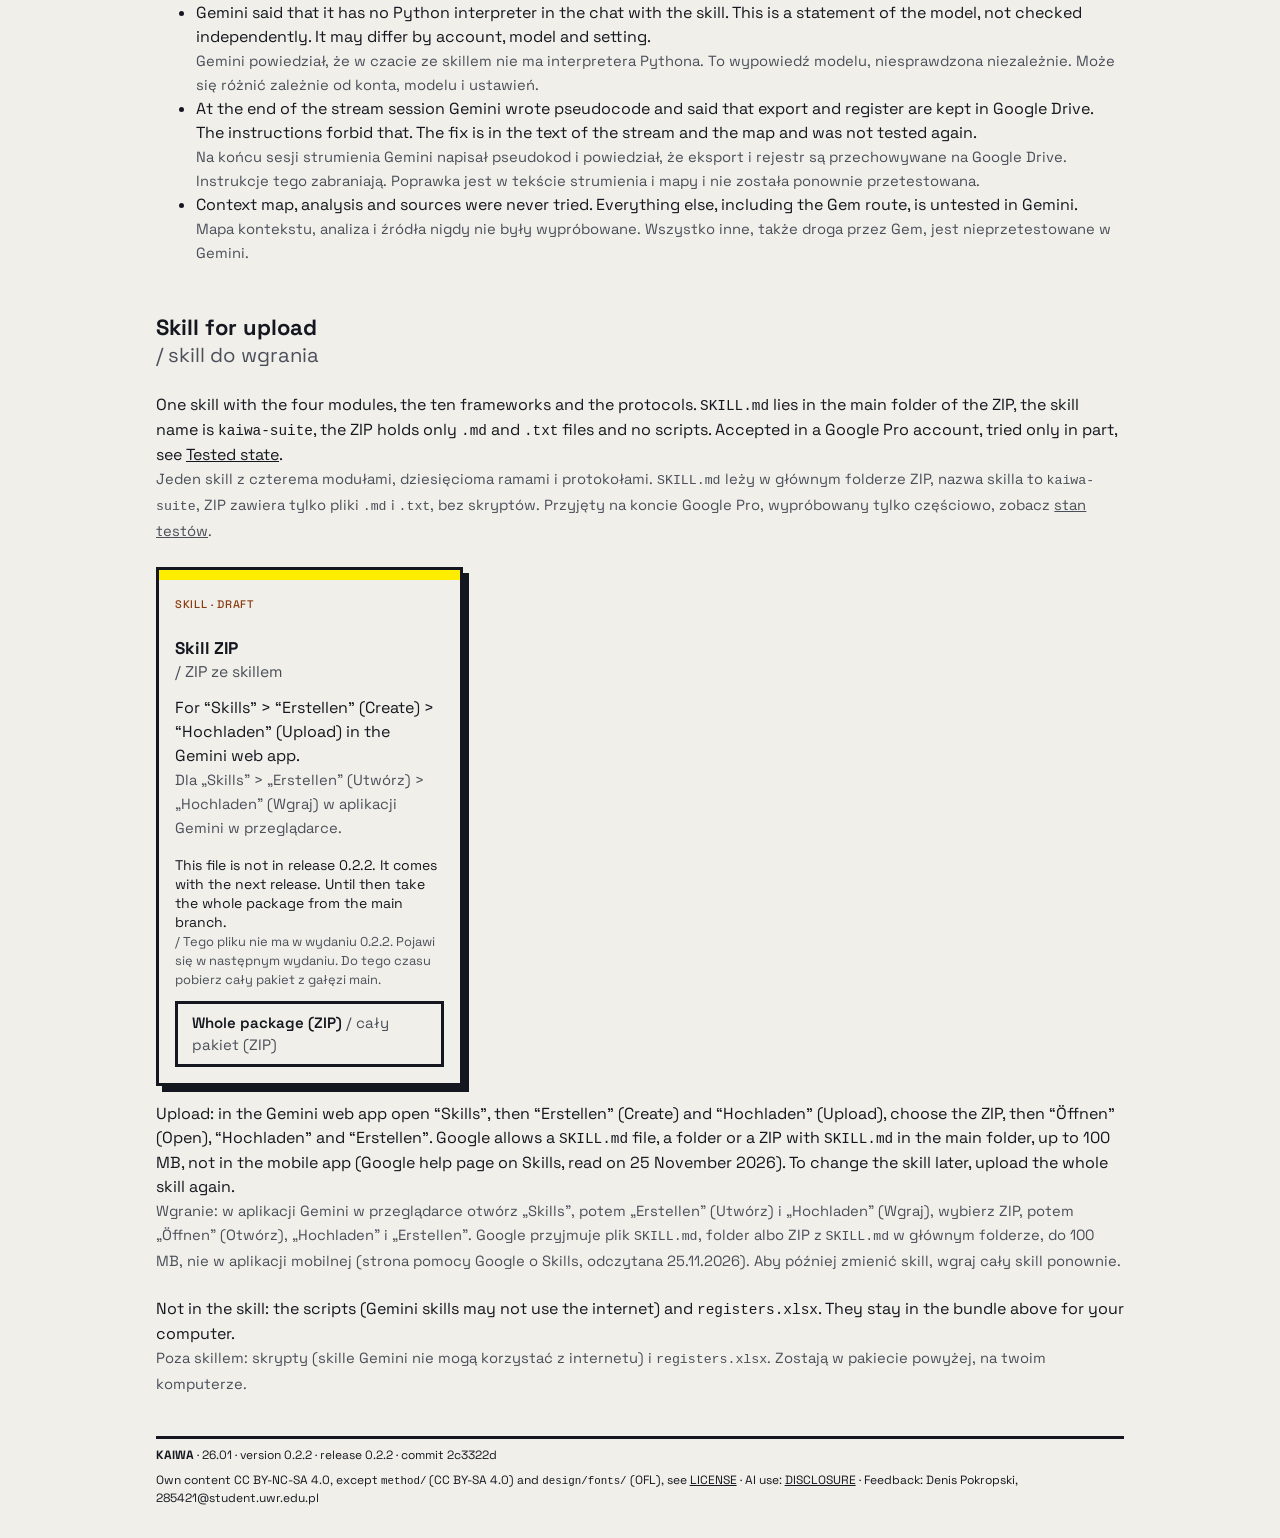
<file: get/gemini.html>
<!doctype html>
<html lang="en" data-theme="hell" data-mode="sw" data-base="../">
<head>
<meta charset="utf-8">
<meta name="viewport" content="width=device-width, initial-scale=1">
<title>KAIWA SUITE · Google Gemini · Steps / Kroki</title>
<link rel="icon" href="../design/logo/kaiwa-icon-32.png">
<link rel="stylesheet" href="../design/fonts/fonts.css">
<link rel="stylesheet" href="../design/design-system/tokens.css">
<link rel="stylesheet" href="pages.css">
</head>
<body>
<a class="skip" href="#steps">Skip to the steps <span class="alt">/ przejdź do kroków</span></a>
<div class="page">
  <header class="doc-head">
    <div class="band" aria-hidden="true"></div>
    <img id="logo" src="../design/design-system/assets/Logos/kaiwa-icon-hell.svg" alt="KAIWA">
    <div>
      <div class="wordmark"><span>KAIWA</span><span>SUITE</span></div>
      <div class="meta">Google Gemini · package 26.01 · version 0.2.2 <span class="alt">/ pakiet 26.01 · wersja 0.2.2</span></div>
    </div>
    <div class="sticker">draft / wersja robocza</div>
  </header>
  <p class="crumb"><a href="../index.html">All assistants <span class="alt">/ wszyscy asystenci</span></a></p>

  <section class="stack">
    <h1>KAIWA SUITE in Google Gemini <span class="alt">/ KAIWA SUITE w Google Gemini</span></h1>
    <p>From the download to a first test in Gemini. The skill ZIP was accepted in a Google Pro account and a stream session started, the rest is untested, see <a href="#tst">Tested state</a>. <span class="alt">Od pobrania do pierwszego testu w Gemini. ZIP ze skillem został przyjęty na koncie Google Pro i ruszyła sesja strumienia, reszta jest nieprzetestowana, zobacz <a href="#tst">stan testów</a>.</span></p>
  </section>

  <ol class="steps" id="steps">
<li><h2>Download <span class="alt">Pobierz</span></h2><p>This is the bundle for Google Gemini. You unpack it, it is not the skill for upload. The skill is a different ZIP, see <a href="#skl">Skill for upload</a>. <span class="alt">To pakiet dla Google Gemini. Rozpakowujesz go, to nie jest skill do wgrania. Skill to inny ZIP, zobacz <a href="#skl">skill do wgrania</a>.</span></p><div class="dl" data-pkg="gemini" data-label="Bundle to unpack (not for skill upload)" data-label-pl="pakiet do rozpakowania (nie do wgrania jako skill)" aria-live="polite" data-nolang>Loading… / ładowanie…</div></li>
<li><h2>Unpack <span class="alt">Rozpakuj</span></h2><p>Unpack the ZIP file into a folder of your choice. Windows: right-click the file, then “Extract all”. Mac: double-click the file. You get one folder named <code>KAIWA-SUITE-gemini</code>. All paths on this page start in that folder. <span class="alt">Rozpakuj plik ZIP do wybranego folderu. Windows: prawy przycisk, „Wyodrębnij wszystko”. Mac: dwukrotne kliknięcie. Powstaje jeden folder <code>KAIWA-SUITE-gemini</code>. Wszystkie ścieżki na tej stronie zaczynają się w tym folderze.</span></p></li>
<li><h2>Choose a route and set it up <span class="alt">Wybierz drogę i skonfiguruj</span></h2><p>You need a Google account with access to Gemini. The skill upload was tried in a Google Pro account on 25 November 2026, other account types and the other menu names below are unverified. <span class="alt">Potrzebujesz konta Google z dostępem do Gemini. Wgranie skilla wypróbowano na koncie Google Pro 25.11.2026, inne rodzaje kont i pozostałe nazwy menu poniżej są niesprawdzone.</span></p><ol><li><strong>Route 1, chat with an attachment (no setup, untested).</strong> Attach <code>2-agents/gemini/setup-dialog.md</code> to a new Gemini chat and write “start”. The assistant guides you through the modules. <span class="alt"><strong>Droga 1, czat z załącznikiem (bez konfiguracji, nieprzetestowana).</strong> Dołącz <code>2-agents/gemini/setup-dialog.md</code> do nowego czatu Gemini i napisz „start”.</span></li><li><strong>Route 2, Skill or Gem (persistent).</strong> Personal account 18+: upload the skill ZIP from the section <a href="#skl">Skill for upload</a> on the page “Skills” with “Erstellen” (Create) and “Hochladen” (Upload). Google Workspace education or work account where Gems are active: “Explore Gems”, “New Gem”, paste name, description and instructions from a module folder. <span class="alt"><strong>Droga 2, Skill lub Gem (stała).</strong> Konto prywatne 18+: wgraj ZIP ze skillem z sekcji <a href="#skl">skill do wgrania</a> na stronie „Skills” przez „Erstellen” (Utwórz) i „Hochladen” (Wgraj). Konto Workspace: „Explore Gems”, „New Gem”, wklej nazwę, opis i instrukcje z folderu modułu.</span></li><li>Routes 3 (Google Drive folder) and 4 (scripts on your computer, no AI) are in the full guide. <span class="alt">Drogi 3 (folder Google Drive) i 4 (skrypty na komputerze, bez AI) są w pełnej instrukcji.</span></li></ol><p>If Gemini lets you set an icon, use <code>design/logo/kaiwa-icon-192.png</code> (not checked in Gemini). <span class="alt">Jeśli Gemini pozwala ustawić ikonę, użyj <code>design/logo/kaiwa-icon-192.png</code> (nie sprawdzono w Gemini).</span></p></li>
<li><h2>First test <span class="alt">Pierwszy test</span></h2><ol><li>Open the Skill or Gem (or the chat with the attachment) and write “start”. <span class="alt">Otwórz Skill lub Gem (albo czat z załącznikiem) i napisz „start”.</span></li><li>For the stream and the map the instructions ask Gemini to run a short Python check and print “OK”. In the test of 25 November 2026 Gemini said that it has no Python interpreter in the chat with the skill (a statement of the model, not checked independently). Without an interpreter it must say that this chat computes no hashes, must not print “OK” and must not invent a hash. Your first test shows what your account does. <span class="alt">Dla strumienia i mapy instrukcje każą Gemini uruchomić krótki test w Pythonie i wypisać „OK”. W teście z 25.11.2026 Gemini powiedział, że w czacie ze skillem nie ma interpretera Pythona (wypowiedź modelu, niesprawdzona niezależnie). Bez interpretera musi powiedzieć, że ten czat nie liczy skrótów, nie może wypisać „OK” i nie może zmyślić skrótu. Twój pierwszy test pokaże, co robi twoje konto.</span></li><li>Enter two test sentences and write “end”. Check the topic list, the downloadable Excel file, the “Tool” line and the version footer. <span class="alt">Wpisz dwa zdania testowe i napisz „end”. Sprawdź listę tematów, plik Excel do pobrania, wiersz „Narzędzie” i stopkę z wersją.</span></li></ol></li>
<li><h2>Known limits <span class="alt">Znane ograniczenia</span></h2><ul><li>Tried only in part, see <a href="#tst">Tested state</a>. Everything not named there is untested in Gemini. <span class="alt">Wypróbowane tylko częściowo, zobacz <a href="#tst">stan testów</a>. Wszystko, czego tam nie wymieniono, jest nieprzetestowane w Gemini.</span></li><li>Gemini reported no Python interpreter in the chat with the skill (a statement of the model, not checked independently). Then there are no hashes and no Excel file made by Gemini, so check what it saves. <span class="alt">Gemini zgłosił brak interpretera Pythona w czacie ze skillem (wypowiedź modelu, niesprawdzona niezależnie). Wtedy Gemini nie tworzy skrótów ani pliku Excel, więc sprawdzaj, co zapisuje.</span></li><li>In some regions (including parts of the EEA) and in managed Workspace tenants Skills, Drive extensions or code execution may be switched off (unverified). Use Route 1 or the scripts. <span class="alt">W niektórych regionach i w zarządzanych tenantach Workspace Skille, rozszerzenia Drive albo wykonywanie kodu mogą być wyłączone (niesprawdzone). Użyj Drogi 1 albo skryptów.</span></li><li>Files that the code interpreter creates must be downloaded from the chat answer by hand (unverified). <span class="alt">Pliki z interpretera kodu trzeba pobrać z odpowiedzi w czacie ręcznie (niesprawdzone).</span></li><li>A hash shows that the text in the file did not change after it was recorded. It does not show that the model copied your words exactly. Read the file once after each session. <span class="alt">Skrót pokazuje, że tekst w pliku nie zmienił się po zapisie. Nie pokazuje, że model przepisał dokładnie. Przeczytaj plik po każdej sesji.</span></li><li>End a recording after twenty entries. <span class="alt">Zakończ zapis po dwudziestu wpisach.</span></li></ul></li>
<li><h2>Help <span class="alt">Pomoc</span></h2><p>The full guide in English: <a href="https://github.com/mentalpinG-Ops/KAIWA-SUITE/blob/main/2-agents/gemini/setup.en.md">2-agents/gemini/setup.en.md</a>. In Polish: <a href="https://github.com/mentalpinG-Ops/KAIWA-SUITE/blob/main/2-agents/gemini/setup.pl.md">2-agents/gemini/setup.pl.md</a>. <span class="alt">Pełna instrukcja po angielsku i po polsku, linki wyżej.</span></p><p>Questions and findings: Denis Pokropski, 285421@student.uwr.edu.pl. What AI tools helped to make the package is listed in <a href="https://github.com/mentalpinG-Ops/KAIWA-SUITE/blob/main/DISCLOSURE.md">DISCLOSURE</a>. <span class="alt">Pytania i uwagi: Denis Pokropski, 285421@student.uwr.edu.pl. Udział narzędzi AI opisuje DISCLOSURE.</span></p></li>
  </ol>

  <section class="stack" aria-labelledby="tst">
    <h2 id="tst">Tested state (25 November 2026) <span class="alt">/ stan testów (25.11.2026)</span></h2>
    <p>Tried by the publisher in a Google Pro account on 25 November 2026. Everything not named here is untested in Gemini. <span class="alt">Wypróbowane przez wydawcę na koncie Google Pro 25 listopada 2026. Wszystko, czego tu nie wymieniono, jest nieprzetestowane w Gemini.</span></p>
    <ul><li>The skill ZIP was accepted (name <code>kaiwa-suite</code>), the skill was active and called, a stream session started. <span class="alt">ZIP ze skillem został przyjęty (nazwa <code>kaiwa-suite</code>), skill był aktywny i wywołany, sesja strumienia ruszyła.</span></li><li>Gemini said that it has no Python interpreter in the chat with the skill. This is a statement of the model, not checked independently. It may differ by account, model and setting. <span class="alt">Gemini powiedział, że w czacie ze skillem nie ma interpretera Pythona. To wypowiedź modelu, niesprawdzona niezależnie. Może się różnić zależnie od konta, modelu i ustawień.</span></li><li>At the end of the stream session Gemini wrote pseudocode and said that export and register are kept in Google Drive. The instructions forbid that. The fix is in the text of the stream and the map and was not tested again. <span class="alt">Na końcu sesji strumienia Gemini napisał pseudokod i powiedział, że eksport i rejestr są przechowywane na Google Drive. Instrukcje tego zabraniają. Poprawka jest w tekście strumienia i mapy i nie została ponownie przetestowana.</span></li><li>Context map, analysis and sources were never tried. Everything else, including the Gem route, is untested in Gemini. <span class="alt">Mapa kontekstu, analiza i źródła nigdy nie były wypróbowane. Wszystko inne, także droga przez Gem, jest nieprzetestowane w Gemini.</span></li></ul>
  </section>

  <section class="stack" aria-labelledby="skl">
    <h2 id="skl">Skill for upload <span class="alt">/ skill do wgrania</span></h2>
    <p>One skill with the four modules, the ten frameworks and the protocols. <code>SKILL.md</code> lies in the main folder of the ZIP, the skill name is <code>kaiwa-suite</code>, the ZIP holds only <code>.md</code> and <code>.txt</code> files and no scripts. Accepted in a Google Pro account, tried only in part, see <a href="#tst">Tested state</a>. <span class="alt">Jeden skill z czterema modułami, dziesięcioma ramami i protokołami. <code>SKILL.md</code> leży w głównym folderze ZIP, nazwa skilla to <code>kaiwa-suite</code>, ZIP zawiera tylko pliki <code>.md</code> i <code>.txt</code>, bez skryptów. Przyjęty na koncie Google Pro, wypróbowany tylko częściowo, zobacz <a href="#tst">stan testów</a>.</span></p>
    <div class="cards">
      <article class="card"><div class="strip" aria-hidden="true"></div><div class="body">
        <span class="badge">Skill · draft</span>
        <h3>Skill ZIP <span class="alt">/ ZIP ze skillem</span></h3>
        <p>For “Skills” &gt; “Erstellen” (Create) &gt; “Hochladen” (Upload) in the Gemini web app. <span class="alt">Dla „Skills” &gt; „Erstellen” (Utwórz) &gt; „Hochladen” (Wgraj) w aplikacji Gemini w przeglądarce.</span></p>
        <div class="dl" data-pkg="gemini-skill" data-label="Skill ZIP (for Skills &gt; Upload)" data-label-pl="ZIP ze skillem (dla Skills &gt; Upload)" aria-live="polite" data-nolang>Loading… / ładowanie…</div>
      </div></article>
    </div>
    <p>Upload: in the Gemini web app open “Skills”, then “Erstellen” (Create) and “Hochladen” (Upload), choose the ZIP, then “Öffnen” (Open), “Hochladen” and “Erstellen”. Google allows a <code>SKILL.md</code> file, a folder or a ZIP with <code>SKILL.md</code> in the main folder, up to 100 MB, not in the mobile app (Google help page on Skills, read on 25 November 2026). To change the skill later, upload the whole skill again. <span class="alt">Wgranie: w aplikacji Gemini w przeglądarce otwórz „Skills”, potem „Erstellen” (Utwórz) i „Hochladen” (Wgraj), wybierz ZIP, potem „Öffnen” (Otwórz), „Hochladen” i „Erstellen”. Google przyjmuje plik <code>SKILL.md</code>, folder albo ZIP z <code>SKILL.md</code> w głównym folderze, do 100 MB, nie w aplikacji mobilnej (strona pomocy Google o Skills, odczytana 25.11.2026). Aby później zmienić skill, wgraj cały skill ponownie.</span></p>
    <p>Not in the skill: the scripts (Gemini skills may not use the internet) and <code>registers.xlsx</code>. They stay in the bundle above for your computer. <span class="alt">Poza skillem: skrypty (skille Gemini nie mogą korzystać z internetu) i <code>registers.xlsx</code>. Zostają w pakiecie powyżej, na twoim komputerze.</span></p>
  </section>

  <footer class="foot">
    <span><b>KAIWA</b> · 26.01 · version 0.2.2 · <span id="release-stamp">release not published yet</span></span>
    <span>Own content CC BY-NC-SA 4.0, except <code>method/</code> (CC BY-SA 4.0) and <code>design/fonts/</code> (OFL), see <a href="https://github.com/mentalpinG-Ops/KAIWA-SUITE/blob/main/LICENSE">LICENSE</a> · AI use: <a href="https://github.com/mentalpinG-Ops/KAIWA-SUITE/blob/main/DISCLOSURE.md">DISCLOSURE</a> · Feedback: Denis Pokropski, 285421@student.uwr.edu.pl</span>
  </footer>
</div>
<script src="pages.js"></script>
</body>
</html>
</file>
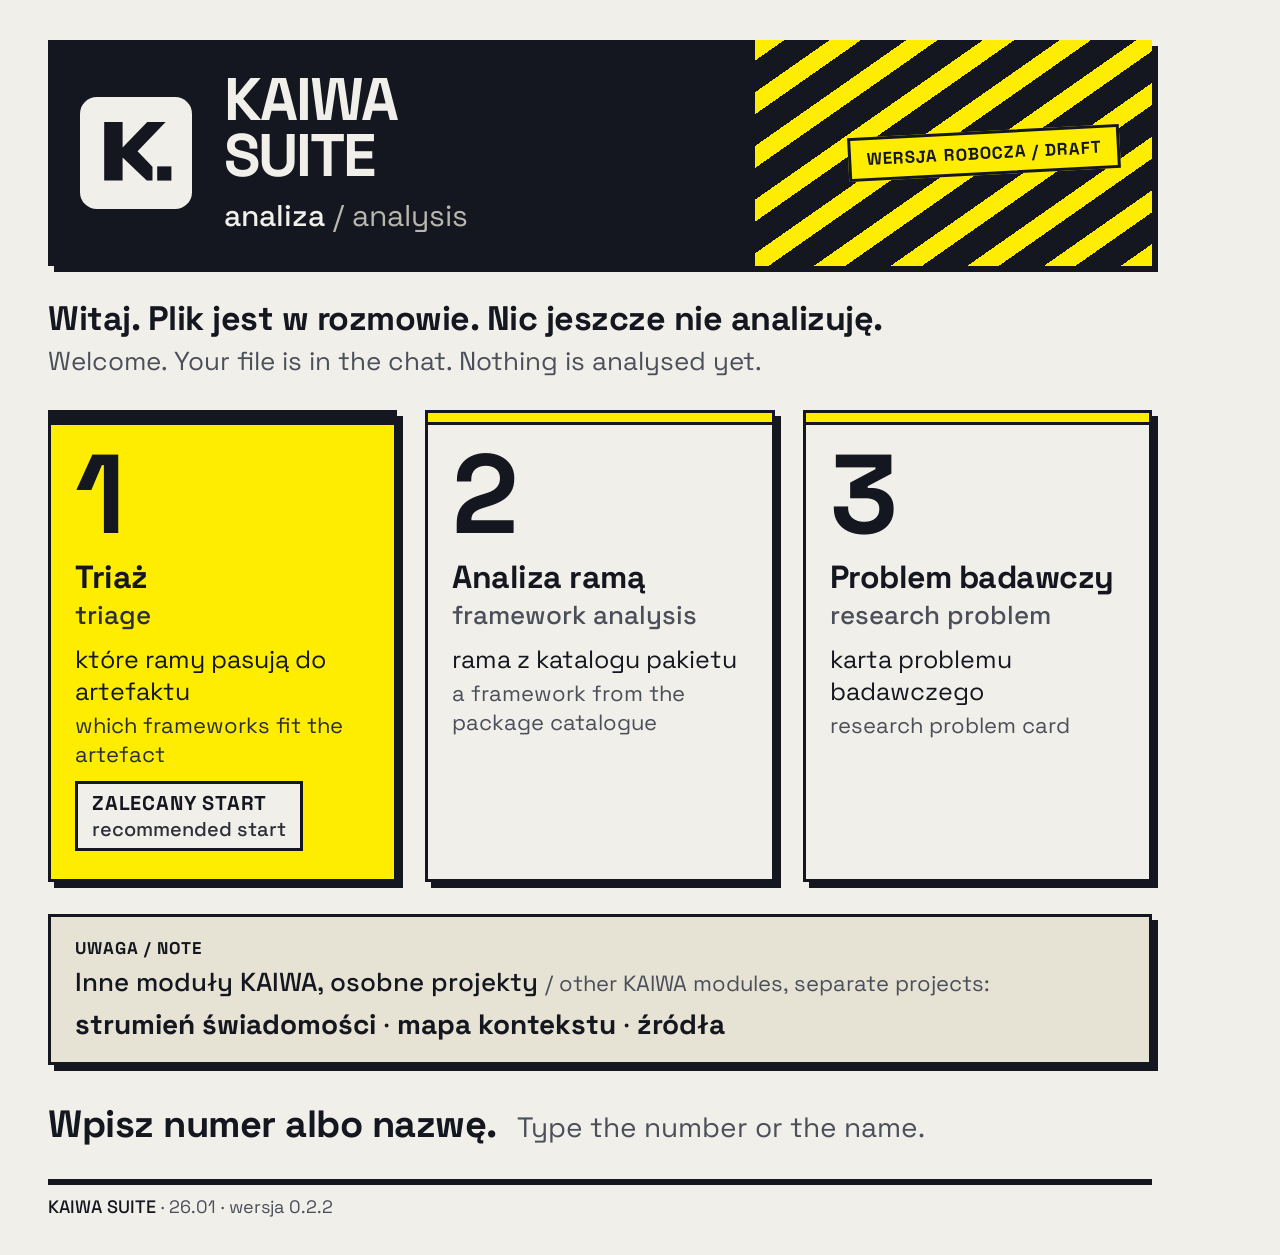
<file: 2-agents/chatgpt/analysis/start-menu.html>
<!doctype html>
<html lang="pl">
<head>
<meta charset="utf-8">
<title>KAIWA: analiza, menu startowe</title>
<link rel="stylesheet" href="../../../design/design-system/tokens.css">
<link rel="stylesheet" href="../../../design/fonts/fonts.css">
<style>
/* Quelle der Gestaltung: design/design-system (tokens.css, Dokumentkopf, Hinweisfeld, Fusszeile),
   Streifen und Karten wie in index.html, Kopf wie in der angenommenen Mail-Kopfgrafik. */
*,*::before,*::after{box-sizing:border-box}
html,body{margin:0;padding:0;background:var(--flaeche);color:var(--text);
  font-family:"Space Grotesk",system-ui,Arial,sans-serif;font-variant-numeric:tabular-nums}
.wrap{width:1200px;padding:40px 48px 36px;display:grid;gap:32px}
.en{color:var(--text-gedaempft);font-weight:400}

/* Dokumentkopf */
.k{position:relative;overflow:hidden;display:grid;grid-template-columns:112px 1fr auto;column-gap:32px;align-items:center;
  background:var(--tinte);color:var(--papier);padding:32px;box-shadow:var(--schatten-hart)}
.band{position:absolute;right:0;top:0;bottom:0;width:36%;
  background:repeating-linear-gradient(-35deg,var(--signal) 0 18px,transparent 18px 44px)}
.k>*:not(.band){position:relative}
.logo{width:112px;height:112px;display:block}
.wm{font:700 60px/56px "Space Grotesk",system-ui,Arial,sans-serif;letter-spacing:-2px;text-transform:uppercase}
.wm span{display:block}
.sub{margin-top:14px;font:500 30px/36px "Space Grotesk",system-ui,Arial,sans-serif}
.sub .en{color:#b9b6ad}
.marke{background:var(--signal);color:var(--tinte);border:3px solid var(--tinte);padding:8px 16px;
  font:700 17px/22px "Space Grotesk",system-ui,Arial,sans-serif;letter-spacing:.06em;text-transform:uppercase;
  transform:rotate(-3deg);white-space:nowrap}

/* Begruessung */
.hello{display:grid;gap:4px}
.hello .pl{font:700 34px/42px "Space Grotesk",system-ui,Arial,sans-serif;letter-spacing:-.5px}
.hello .en{font:400 26px/34px "Space Grotesk",system-ui,Arial,sans-serif}

/* Karten */
.cards{display:grid;grid-template-columns:repeat(3,1fr);gap:28px;align-items:stretch}
.card{position:relative;display:flex;flex-direction:column;background:var(--flaeche);color:var(--text);
  border:3px solid var(--tinte);box-shadow:var(--schatten-hart);padding:0}
.card .strip{height:12px;background:var(--signal);border-bottom:3px solid var(--tinte)}
.card .in{padding:20px 24px 28px;display:flex;flex-direction:column;gap:12px;flex:1}
.no{font:700 112px/100px "Space Grotesk",system-ui,Arial,sans-serif;letter-spacing:-4px}
.card h2{margin:0;font:700 32px/40px "Space Grotesk",system-ui,Arial,sans-serif;letter-spacing:-.5px}
.card h2 .en{display:block;font:500 26px/32px "Space Grotesk",system-ui,Arial,sans-serif;letter-spacing:0;margin-top:2px}
.card p{margin:0;font:400 25px/32px "Space Grotesk",system-ui,Arial,sans-serif}
.card p .en{display:block;font-size:22px;line-height:29px;margin-top:4px}
/* Karte 1: Signalflaeche, Text immer tinte */
.card.sig{background:var(--signal);color:var(--tinte)}
.card.sig .strip{background:var(--tinte)}
.card.sig .en{color:#2b2f38}
.rec{align-self:flex-start;margin-top:auto;background:var(--papier);color:var(--tinte);border:3px solid var(--tinte);
  padding:6px 14px;font:700 20px/26px "Space Grotesk",system-ui,Arial,sans-serif;letter-spacing:.04em;text-transform:uppercase}
.rec .en{display:block;color:#2b2f38;text-transform:none;letter-spacing:0;font-weight:500}
.card .spacer{margin-top:auto}

/* Leiste: andere Module (Hinweisfeld Uwaga / Note) */
.note{background:var(--flaeche-hinweis);border:3px solid var(--text);box-shadow:var(--schatten-hart);padding:20px 24px;
  display:grid;gap:6px}
.note .lab{font:700 17px/22px "Space Grotesk",system-ui,Arial,sans-serif;letter-spacing:.06em;text-transform:uppercase}
.note .t{font:500 26px/34px "Space Grotesk",system-ui,Arial,sans-serif}
.note .t .en{font-size:22px}
.note .list{font:700 28px/36px "Space Grotesk",system-ui,Arial,sans-serif}
.dot{display:inline-block;margin:0 8px;font-weight:400}

/* Schlusszeile und Fusszeile */
.cta{display:flex;flex-wrap:wrap;align-items:baseline;gap:8px 20px;margin-top:4px}
.cta .pl{font:700 38px/46px "Space Grotesk",system-ui,Arial,sans-serif;letter-spacing:-.5px}
.cta .en{font:400 28px/36px "Space Grotesk",system-ui,Arial,sans-serif}
.foot{border-top:6px solid var(--text);padding-top:10px;font:400 18px/24px "Space Grotesk",system-ui,Arial,sans-serif;color:var(--text-gedaempft)}
.foot b{font-weight:500;color:var(--text)}
</style>
</head>
<body>
<div class="wrap" id="wrap">

<header class="k">
  <div class="band"></div>
  <img class="logo" src="../../../design/design-system/assets/Logos/kaiwa-icon-hell.svg" alt="KAIWA">
  <div>
    <div class="wm"><span>KAIWA</span><span>SUITE</span></div>
    <div class="sub">analiza <span class="en">/ analysis</span></div>
  </div>
  <div class="marke">wersja robocza / draft</div>
</header>

<div class="hello">
  <div class="pl">Witaj. Plik jest w rozmowie. Nic jeszcze nie analizuję.</div>
  <div class="en">Welcome. Your file is in the chat. Nothing is analysed yet.</div>
</div>

<section class="cards">
  <article class="card sig">
    <div class="strip"></div>
    <div class="in">
      <div class="no">1</div>
      <h2>Triaż<span class="en">triage</span></h2>
      <p>które ramy pasują do artefaktu<span class="en">which frameworks fit the artefact</span></p>
      <div class="rec">zalecany start <span class="en">recommended start</span></div>
    </div>
  </article>
  <article class="card">
    <div class="strip"></div>
    <div class="in">
      <div class="no">2</div>
      <h2>Analiza ramą<span class="en">framework analysis</span></h2>
      <p>rama z katalogu pakietu<span class="en">a framework from the package catalogue</span></p>
    </div>
  </article>
  <article class="card">
    <div class="strip"></div>
    <div class="in">
      <div class="no">3</div>
      <h2>Problem badawczy<span class="en">research problem</span></h2>
      <p>karta problemu badawczego<span class="en">research problem card</span></p>
    </div>
  </article>
</section>

<section class="note">
  <div class="lab">Uwaga / Note</div>
  <div class="t">Inne moduły KAIWA, osobne projekty <span class="en">/ other KAIWA modules, separate projects:</span></div>
  <div class="list">strumień świadomości<span class="dot">·</span>mapa kontekstu<span class="dot">·</span>źródła</div>
</section>

<div class="cta">
  <span class="pl">Wpisz numer albo nazwę.</span>
  <span class="en">Type the number or the name.</span>
</div>

<footer class="foot"><b>KAIWA SUITE</b> · 26.01 · wersja 0.2.2</footer>

</div>
</body>
</html>
</file>
<file: design/fonts/fonts.css>
/* KAIWA SUITE: Schriftdateien. Space Grotesk ist der Rückfall hinter warp im Font-Stack von tokens.css.
   Eine Datei für warp liegt nicht vor (F-0030). Lizenz: OFL.txt in diesem Ordner. */
@font-face {
  font-family: "Space Grotesk";
  src: url("SpaceGrotesk%5Bwght%5D.ttf") format("truetype");
  font-weight: 300 700;
  font-style: normal;
  font-display: swap;
}
</file>
<file: design/design-system/tokens.css>
/* KAIWA SUITE — generated from tokens.json */
:root, [data-theme="hell"] {
  --tinte: #14171f; /* Fester Ton aus dem KAIWA-Logo (Tinte). Gleich in beiden Themes. Kopfzeile der Tabelle mit Text papier, dunkle Logokachel. Nicht als Seitenhintergrund verwenden, dafür gibt es flaeche. */
  --papier: #f1efe9; /* Fester Ton aus dem KAIWA-Logo (Papier). Gleich in beiden Themes. Text auf tinte, helle Logokachel, Seitenhintergrund im Theme hell. */
  --flaeche: var(--papier); /* Seitenhintergrund aller Dokumente und Vorschauen. Grund für text, text-gedaempft, linie und entwurf. */
  --text: var(--tinte); /* Fließtext, Überschriften, Fokusring (2px, durchgezogen) auf flaeche und flaeche-hinweis. */
  --text-gedaempft: #4a4f5a; /* Zweisprachige Gegenbezeichnung (Englisch hinter Polnisch), Fußzeile, Tabellenunterschrift. Auf flaeche und flaeche-hinweis mindestens 4,5 zu 1 in beiden Themes. */
  --linie: #7c796f; /* Haarlinien, Tabellenlinien, Rand des Hinweisfelds. Mindestens 3 zu 1 auf flaeche. Nie als Textfarbe. */
  --flaeche-hinweis: #e6e2d4; /* Grund des Hinweisfelds und des Begleitblatt-Kastens. Text darauf: text, text-gedaempft, entwurf. */
  --entwurf: #8a3b12; /* Entwurfsmarke (wersja robocza) und Markierung zu prüfender Stellen. Text und gestrichelter Rand auf flaeche und flaeche-hinweis, mindestens 4,5 zu 1 in beiden Themes. Immer mit Wort, nie nur als Farbe. */
  --signal: #ffed00; /* Signalgelb, aus der Flaggenpalette des Logos. Fläche für Aufmerksamkeit: Entwurfsaufkleber, Band, Hervorhebung, Tabellenkante. Fest in beiden Themes. Darauf immer `tinte` (14,8 zu 1). Nie als Textfarbe auf `flaeche` im Theme hell (1,1 zu 1), im Theme dunkel als Text möglich (14,8 zu 1). */
  --status-aktiv: #3fb97a; /* Zustand „aktywny / active“ des Leuchtquadrats im KAIWA-Logo, Form Quadrat mit Haken. Fest in beiden Themes, gezeichnet auf `tinte` (7,2 zu 1). Nicht als Textfarbe auf `flaeche` (unter 3 zu 1 auf `papier`). Immer mit Wort daneben. */
  --status-laeuft: #5b9bf0; /* Zustand „w toku / running“ des Leuchtquadrats im KAIWA-Logo, Form Rahmen mit Punkt. Fest in beiden Themes, gezeichnet auf `tinte` (6,3 zu 1). Nicht als Textfarbe auf `flaeche` (unter 3 zu 1 auf `papier`). Immer mit Wort daneben. */
  --status-pausiert: #e6b84a; /* Zustand „wstrzymany / paused“ des Leuchtquadrats im KAIWA-Logo, Form zwei Balken. Fest in beiden Themes, gezeichnet auf `tinte` (9,7 zu 1). Nicht als Textfarbe auf `flaeche` (unter 3 zu 1 auf `papier`). Immer mit Wort daneben. */
  --status-warnung: #f0883e; /* Zustand „ostrzeżenie / warning“ des Leuchtquadrats im KAIWA-Logo, Form Quadrat mit Ausrufezeichen. Fest in beiden Themes, gezeichnet auf `tinte` (7,1 zu 1). Nicht als Textfarbe auf `flaeche` (unter 3 zu 1 auf `papier`). Immer mit Wort daneben. */
  --status-fehler: #ef5a52; /* Zustand „błąd / error“ des Leuchtquadrats im KAIWA-Logo, Form Quadrat mit Kreuz. Fest in beiden Themes, gezeichnet auf `tinte` (5,3 zu 1). Nicht als Textfarbe auf `flaeche` (unter 3 zu 1 auf `papier`). Immer mit Wort daneben. */
  --status-aus: #8a919b; /* Zustand „wyłączony / off“ des Leuchtquadrats im KAIWA-Logo, Form nur Rahmen. Fest in beiden Themes, gezeichnet auf `tinte` (5,6 zu 1). Nicht als Textfarbe auf `flaeche` (unter 3 zu 1 auf `papier`). Immer mit Wort daneben. */
  --status-neutral: #f1efe9; /* Zustand „neutralny / neutral“ des Leuchtquadrats im KAIWA-Logo, Form volles Quadrat. Fest in beiden Themes, gezeichnet auf `tinte` (15,6 zu 1). Nicht als Textfarbe auf `flaeche` (unter 3 zu 1 auf `papier`). Immer mit Wort daneben. */
  --schatten-hart: 6px 6px 0 #14171f; /* Harter Versatz ohne Weichzeichnung, in der Textfarbe des Themes. Für Hinweisfeld, Aufkleber, Kopfplatte. Nie mit Weichzeichnung kombinieren. */
}
[data-theme="dunkel"] {
  --flaeche: var(--tinte);
  --text: var(--papier);
  --text-gedaempft: #b9b6ad;
  --linie: #6f737e;
  --flaeche-hinweis: #222631;
  --entwurf: #f0a070;
  --schatten-hart: 6px 6px 0 #f1efe9;
}
:root {
  --space-1: 4px; /* Abstand zwischen Marker und Wort, zwischen Etikett und Wert. */
  --space-2: 8px; /* Zellenpolster vertikal, Abstand in Zeilen. */
  --space-3: 12px; /* Zellenpolster horizontal, Innenabstand der Marke. */
  --space-4: 16px; /* Innenabstand von Hinweisfeld und Begleitblatt-Kasten. */
  --space-6: 24px; /* Abstand zwischen Komponenten, Logo zu Produktname. */
  --space-8: 32px; /* Seitenrand in der Vorschau, Abstand zwischen Abschnitten. */
  --space-12: 48px; /* Schutzraum um das Logo bei Mindestgröße ist space-4, bei Titelgröße space-12. */
  --radius-0: 0; /* Tabellen, Hinweisfeld, Begleitblatt, Fußzeile. Dokumente bleiben eckig. */
  --radius-klein: 4px; /* Entwurfsmarke. */
  --radius-logo: 15%; /* Nur Logokachel: 48 auf 320 px, also 15 Prozent. Skaliert mit dem Logo. */
  --font-kopf: 'warp', "Space Grotesk", system-ui, Arial, sans-serif;
  --font-text: 'warp', "Space Grotesk", system-ui, Arial, sans-serif;
  --font-warp: 'warp', "Space Grotesk", system-ui, Arial, sans-serif;
  --text-display: 700 72px/68px var(--font-kopf); /* Wortmarke und Titelseiten. Versalien, Gewicht 700, eng gesetzt. Nur groß verwenden, nie unter 56px. */
  --text-titel: 700 44px/44px var(--font-warp); /* Produktname im Dokumentkopf. Standardschrift warp 500. */
  --text-ueberschrift: 700 28px/32px var(--font-kopf); /* Abschnittsüberschrift, Titel des Begleitblatts. */
  --text-unterueberschrift: 500 17px/24px var(--font-kopf); /* Zweite Überschriftenebene. */
  --text-etikett: 500 11px/16px var(--font-kopf); /* Feldbezeichnung über Werten, Entwurfsmarke, Tabellenkopf. Versalien, polnisch zuerst, englisch dahinter. */
  --text-nummer: 700 32px/36px var(--font-kopf); /* Wert von Produktnummer und Version. Standardschrift warp 500. */
  --text-text: 400 16px/25px var(--font-text); /* Fließtext von Arbeiten und Notizblättern in der Standardschrift warp 400. Die polnischen Zeichen ą ć ę ł ń ó ś ź ż sind für warp nicht belegt, der Rückfall Space Grotesk deckt sie ab. */
  --text-text-klein: 400 13px/19px var(--font-text); /* Hinweisfeld, Begleitblatt, englische Gegenbezeichnung. */
  --text-tabelle: 400 14px/20px var(--font-text); /* Tabellenzellen. */
  --text-fussnote: 400 11px/16px var(--font-text); /* Fußzeile. Kleinster zulässiger Text. */
}
.display {
  font-family: var(--font-kopf);
  font-size: 72px;
  line-height: 68px;
  font-weight: 700;
  letter-spacing: -2px;
}
.titel {
  font-family: var(--font-warp);
  font-size: 44px;
  line-height: 44px;
  font-weight: 700;
  letter-spacing: -1.5px;
}
.ueberschrift {
  font-family: var(--font-kopf);
  font-size: 28px;
  line-height: 32px;
  font-weight: 700;
  letter-spacing: 0;
}
.unterueberschrift {
  font-family: var(--font-kopf);
  font-size: 17px;
  line-height: 24px;
  font-weight: 500;
  letter-spacing: 0;
}
.etikett {
  font-family: var(--font-kopf);
  font-size: 11px;
  line-height: 16px;
  font-weight: 500;
  letter-spacing: 0.06em;
}
.nummer {
  font-family: var(--font-kopf);
  font-size: 32px;
  line-height: 36px;
  font-weight: 700;
  letter-spacing: 0;
}
.text {
  font-family: var(--font-text);
  font-size: 16px;
  line-height: 25px;
  font-weight: 400;
  letter-spacing: 0;
}
.text-klein {
  font-family: var(--font-text);
  font-size: 13px;
  line-height: 19px;
  font-weight: 400;
  letter-spacing: 0;
}
.tabelle {
  font-family: var(--font-text);
  font-size: 14px;
  line-height: 20px;
  font-weight: 400;
  letter-spacing: 0;
}
.fussnote {
  font-family: var(--font-text);
  font-size: 11px;
  line-height: 16px;
  font-weight: 400;
  letter-spacing: 0;
}
</file>
<file: get/pages.css>
/* KAIWA SUITE: shared style of index.html and get/*.html.
   Only tokens from design/design-system/tokens.css and the font from design/fonts/fonts.css (Space Grotesk).
   Taken from the former style block of index.html, English leads, the second language (Polish) is muted (.alt).
   Logo modes (design/logo/themes.json): sw (signal yellow, default), spectrum, shift. A mode colours bands and highlights only. */
:root{
  --band-1:var(--signal,#ffed00); --band-2:transparent;
  --bands:repeating-linear-gradient(-35deg,var(--signal,#ffed00) 0 18px,transparent 18px 44px);
  --hl:var(--signal,#ffed00);
  --strip:var(--signal,#ffed00);
}
[data-mode="spectrum"]{
  --bands:repeating-linear-gradient(-35deg,#E40303 0 14px,#FF8C00 14px 28px,#FFED00 28px 42px,#008026 42px 56px,#24408E 56px 70px,#732982 70px 84px);
  --hl:linear-gradient(90deg,#EB8582,#F7C280,#F7EE80,#85BD91,#95A0C0,#B896BB);
  --strip:linear-gradient(90deg,#E40303 0 16.66%,#FF8C00 0 33.33%,#FFED00 0 50%,#008026 0 66.66%,#24408E 0 83.33%,#732982 0);
}
[data-mode="shift"]{
  --bands:repeating-linear-gradient(-35deg,#5BCEFA 0 14px,#F5A9B8 14px 28px,#FFFFFF 28px 42px,#F5A9B8 42px 56px,#5BCEFA 56px 70px);
  --hl:linear-gradient(90deg,#AEE0F1,#F3D0D3,#F7F6F3,#F3D0D3,#AEE0F1);
  --strip:linear-gradient(90deg,#5BCEFA 0 20%,#F5A9B8 0 40%,#FFFFFF 0 60%,#F5A9B8 0 80%,#5BCEFA 0);
}
*,*::before,*::after{box-sizing:border-box}
html,body{margin:0;background:var(--flaeche,#f1efe9);color:var(--text,#14171f);
  font-family:var(--font-text,"Space Grotesk",system-ui,Arial,sans-serif);font-size:16px;line-height:24px}
.page{max-width:1000px;margin:0 auto;padding:24px 16px 48px;display:grid;grid-template-columns:minmax(0,1fr);gap:32px}
.page>*,.steps>li,.card{min-width:0}
.alt{color:var(--text-gedaempft,#4a4f5a);font-weight:400}
p>.alt,li>.alt,h2>.alt,h3>.alt,summary>.alt{display:block;font-size:.92em}
.btn .alt,.chip .alt,th .alt,td .alt{display:inline}
a{color:inherit}
code{font-family:ui-monospace,Consolas,monospace;font-size:.9em;overflow-wrap:anywhere}
:focus-visible{outline:2px solid var(--text,#14171f);outline-offset:2px}
.skip{position:absolute;left:-999px;top:0;background:var(--signal,#ffed00);color:var(--tinte,#14171f);padding:8px 12px;border:3px solid var(--tinte,#14171f)}
.skip:focus{left:8px;top:8px;z-index:9}

.doc-head{position:relative;overflow:hidden;display:grid;grid-template-columns:80px 1fr auto;gap:24px;align-items:center;
  background:var(--tinte,#14171f);color:var(--papier,#f1efe9);padding:24px;box-shadow:var(--schatten-hart)}
.doc-head .band{position:absolute;inset:0 0 0 auto;width:38%;background:var(--bands);pointer-events:none}
.doc-head>*:not(.band){position:relative;z-index:1}
.doc-head img{width:80px;height:80px;display:block}
.wordmark{font-family:var(--font-kopf);font-weight:700;font-size:40px;line-height:40px;letter-spacing:-.03em;text-transform:uppercase}
.wordmark span{display:block}
.meta{font-size:13px;line-height:19px;margin-top:8px;max-width:420px}
.meta .alt{color:#b9b6ad}
.sticker{background:var(--hl);color:var(--tinte,#14171f);border:3px solid var(--tinte,#14171f);padding:6px 12px;
  font:700 12px/16px var(--font-kopf);letter-spacing:.06em;text-transform:uppercase;transform:rotate(-3deg);white-space:nowrap}
.crumb{font-size:13px;line-height:19px}
.crumb a{text-decoration:underline}

h1{margin:0;font:700 28px/34px var(--font-kopf)}
h2{margin:0 0 8px;font:700 22px/28px var(--font-kopf)}
h3{margin:16px 0 4px;font:700 17px/24px var(--font-kopf)}
p{margin:0 0 8px}
.lead{font-size:18px;line-height:26px}
.stack{display:grid;gap:16px}

.chips{display:flex;flex-wrap:wrap;gap:8px;align-items:center}
.ctl-label{font:500 11px/16px var(--font-kopf);letter-spacing:.06em;text-transform:uppercase;margin-right:8px}
.chip{appearance:none;font:inherit;font-size:14px;line-height:20px;cursor:pointer;background:var(--flaeche,#f1efe9);color:var(--text,#14171f);
  border:3px solid var(--text,#14171f);padding:6px 12px;border-radius:0}
.chip[aria-pressed="true"]{background:var(--hl);color:var(--tinte,#14171f);border-color:var(--tinte,#14171f);box-shadow:3px 3px 0 var(--tinte,#14171f);font-weight:600}

.cards{display:grid;grid-template-columns:repeat(auto-fill,minmax(280px,1fr));gap:24px}
.card{border:3px solid var(--text,#14171f);box-shadow:var(--schatten-hart);background:var(--flaeche,#f1efe9);display:grid;align-content:start}
.card .strip{height:10px;background:var(--strip)}
.card .body{padding:16px;display:grid;gap:8px}
.card h2{margin:0}
.badge{font:500 11px/16px var(--font-kopf);letter-spacing:.06em;text-transform:uppercase;color:var(--entwurf,#8a3b12)}

.btn{display:inline-block;appearance:none;font:700 15px/22px var(--font-kopf);cursor:pointer;text-decoration:none;
  background:var(--hl);color:var(--tinte,#14171f);border:3px solid var(--tinte,#14171f);box-shadow:3px 3px 0 var(--tinte,#14171f);padding:8px 14px}
.btn:hover{box-shadow:5px 5px 0 var(--tinte,#14171f)}
.btn.plain{background:var(--flaeche,#f1efe9);font-weight:600;box-shadow:none}
.dl{display:grid;gap:4px;font-size:13px;line-height:19px}
.dl .sum{font-family:ui-monospace,Consolas,monospace;font-size:12px;color:var(--text-gedaempft,#4a4f5a);overflow-wrap:anywhere}
.dl .none{font-size:14px}

.steps{list-style:none;counter-reset:s;margin:0;padding:0;display:grid;gap:24px}
.steps>li{counter-increment:s;border:3px solid var(--text,#14171f);box-shadow:var(--schatten-hart);background:var(--flaeche,#f1efe9);padding:16px 16px 12px 64px;position:relative}
.steps>li::before{content:counter(s);position:absolute;left:16px;top:12px;font:700 32px/36px var(--font-kopf)}
.steps>li>h2{margin:0 0 8px}
.steps ol,.steps ul{margin:8px 0;padding-left:20px}
.steps li li{margin:4px 0}
.warn{background:var(--flaeche-hinweis,#e6e2d4);border:3px dashed var(--entwurf,#8a3b12);padding:12px 16px;font-size:14px;line-height:20px}
.note{background:var(--flaeche-hinweis,#e6e2d4);border:3px dashed var(--entwurf,#8a3b12);padding:16px;font-size:14px;line-height:20px}
.tablewrap{overflow-x:auto;border:1px solid var(--linie,#7c796f)}
table{border-collapse:collapse;width:100%;min-width:640px;font-size:14px;line-height:20px}
th,td{border:1px solid var(--linie,#7c796f);padding:8px;text-align:left;vertical-align:top}
th{background:var(--flaeche-hinweis,#e6e2d4);font-family:var(--font-kopf)}

details{border:3px solid var(--text,#14171f);background:var(--flaeche,#f1efe9)}
summary{cursor:pointer;padding:12px 16px;font:700 17px/24px var(--font-kopf)}
details>div{padding:0 16px 16px;display:grid;gap:8px}
.lv{font:700 15px/22px var(--font-kopf);margin-top:8px}
.items{list-style:none;margin:0;padding:0;display:grid;grid-template-columns:repeat(auto-fill,minmax(260px,1fr));gap:8px}
.items a{display:block;background:var(--flaeche-hinweis,#e6e2d4);border:1px solid var(--linie,#7c796f);padding:8px 10px;text-decoration:none;font-size:14px;line-height:20px}
.items a:hover{outline:3px solid var(--text,#14171f);outline-offset:-1px}
.items .p{display:block;font-family:ui-monospace,Consolas,monospace;font-size:12px;color:var(--text-gedaempft,#4a4f5a);overflow-wrap:anywhere}

.foot{display:flex;flex-wrap:wrap;justify-content:space-between;gap:8px;font-size:12px;line-height:17px;border-top:3px solid var(--text,#14171f);padding-top:8px}

@media (max-width:720px){
  .doc-head{grid-template-columns:64px 1fr;padding:16px;gap:16px}.doc-head img{width:64px;height:64px}
  .wordmark{font-size:30px;line-height:30px}
  .sticker{grid-column:1/-1;justify-self:start}
  .doc-head .band{display:none}   /* the stripes would run under the text on a narrow screen */
  .steps>li{padding:56px 12px 12px}
  .steps>li::before{left:12px;top:8px}
}
@media (prefers-reduced-motion:no-preference){.btn,.chip,.items a{transition:background-color .15s,box-shadow .15s}}
</file>
